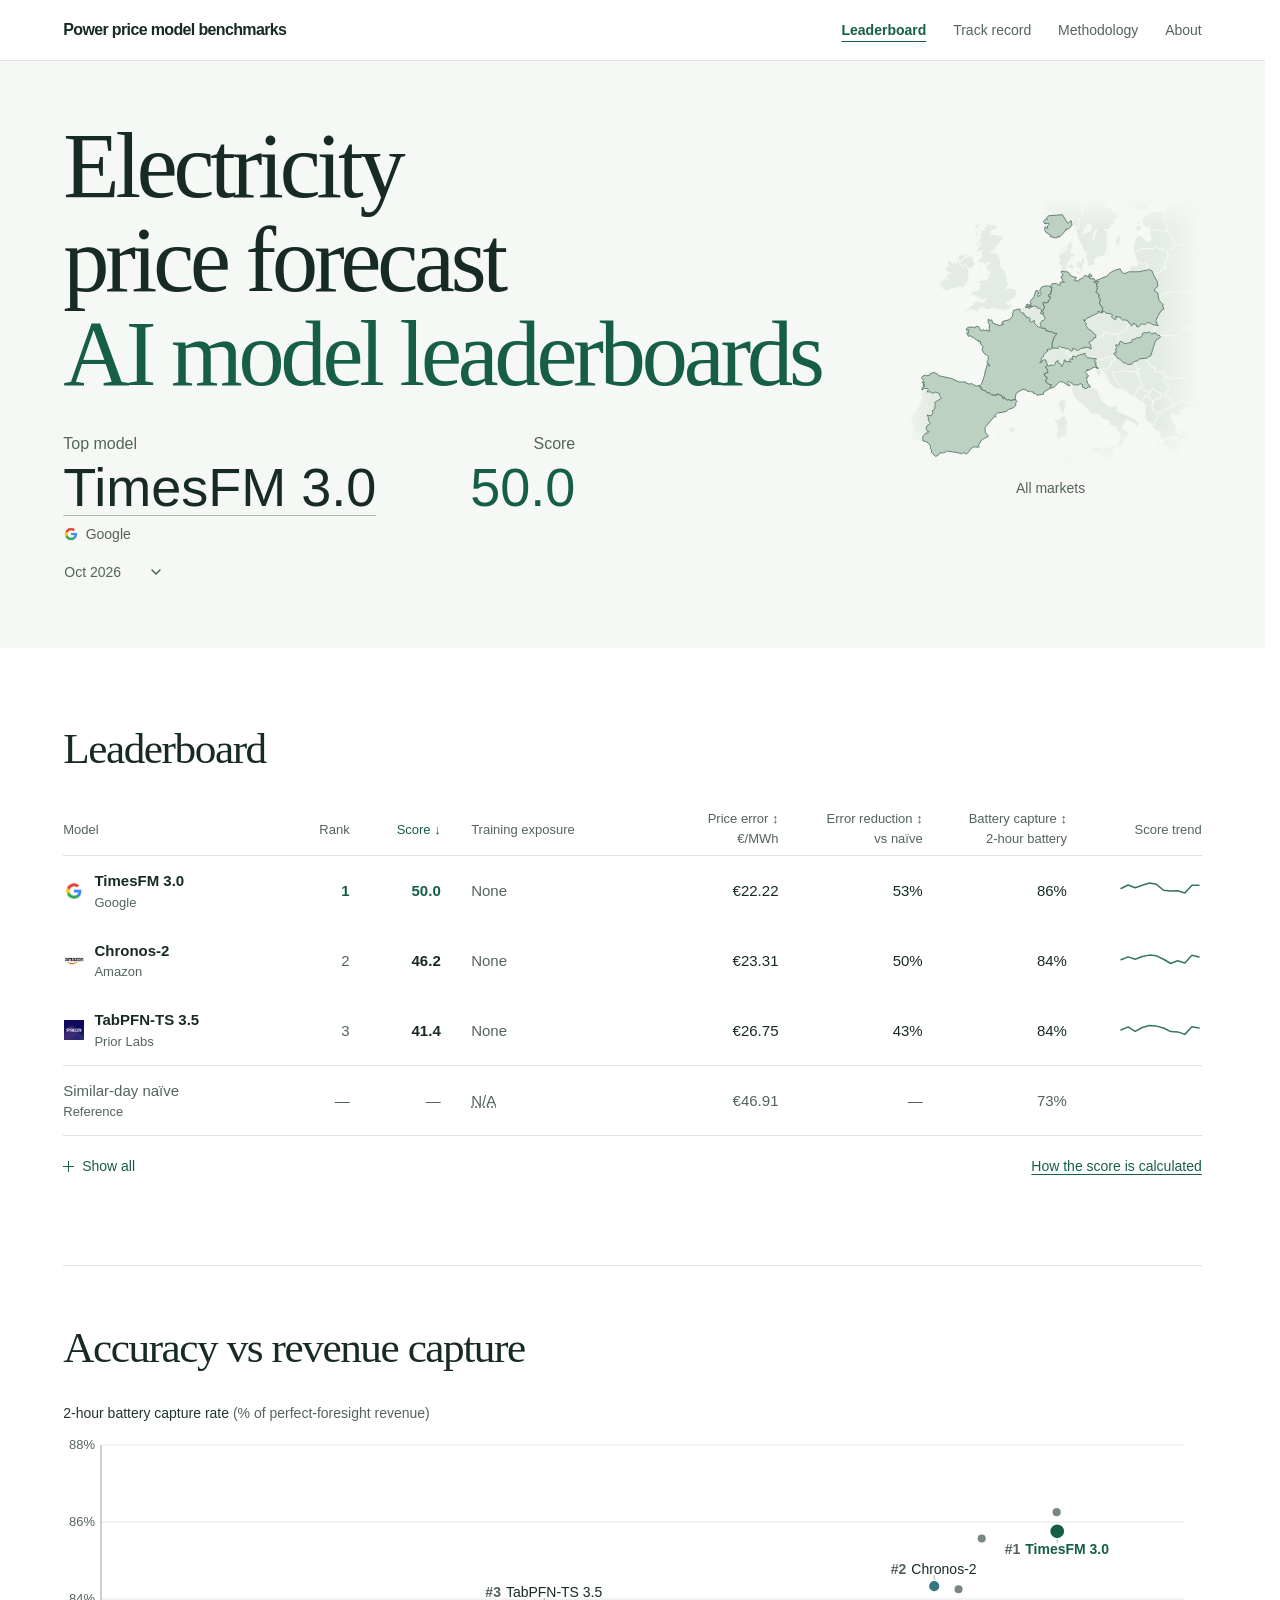
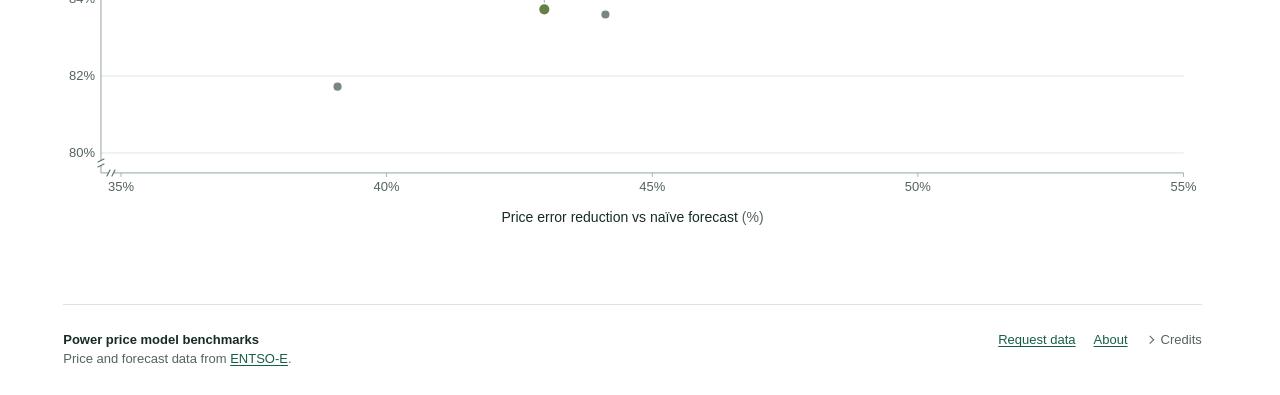
<file: index.html>
<!doctype html>
<html lang="en">
<head>
<meta charset="utf-8">
<meta name="viewport" content="width=device-width,initial-scale=1">
<meta name="description" content="Compare AI forecasting models for European day-ahead electricity prices. See price errors and two-hour battery capture for each bidding zone.">
<title>Electricity price forecast AI model leaderboards</title>
<style>@media (prefers-reduced-motion: no-preference) { @view-transition { navigation: auto; } }
html{color-scheme:light;background:#fff}body{margin:0;background:#fff}#epf-atlas{margin:0 auto}</style>
  <link rel="stylesheet" href="benchmark-controls.css?v=4566996c6861">
<style>
#epf-atlas {
  color-scheme: light;
  --ink:#172b24; --sub:#53645c; --green:#165e48; --line:#dbe4df; --land:#eff3f0;
  --gutter:max(5%, calc((100% - 76rem)/2));
  --hero-surface:#f5f8f5;
  container-type:inline-size; isolation:isolate;
  font-variant-numeric:lining-nums tabular-nums;
  color:var(--ink); background:#fff; font:400 16px/1.45 var(--sans);
}
#epf-atlas *, #epf-atlas *::before, #epf-atlas *::after { box-sizing:border-box; }
#epf-atlas :where(h1,h2,h3,p,figure) { margin:0; }
#epf-atlas [hidden] { display:none !important; }
#epf-atlas :where(button,textarea) { font:inherit; }
#epf-atlas :where(button,summary) { cursor:pointer; }
#epf-atlas a { color:var(--green); text-underline-offset:.18em; }
#epf-atlas :focus-visible { outline:2px solid var(--green); outline-offset:3px; }
#epf-atlas .mast, #epf-atlas .section-nav, #epf-atlas .foot { display:flex; align-items:center; }
#epf-atlas .mast { padding:18px 5%; border-bottom:1px solid var(--line); justify-content:space-between; gap:16px; }
#epf-atlas .brand { font-size:16px; font-weight:600; letter-spacing:-.04em; }
#epf-atlas .section-nav { gap:clamp(14px,2.5cqw,32px); }
#epf-atlas .section-nav a { color:var(--sub); font-size:14px; text-decoration:none; white-space:nowrap; }
#epf-atlas .section-nav a:hover, #epf-atlas .section-nav [aria-current="page"] { color:var(--green); text-decoration:underline; }
#epf-atlas .section-nav [aria-current="page"] { font-weight:600; text-underline-offset:.34em; }
body > #epf-atlas > .mast { padding-inline:var(--gutter); }
#epf-atlas .spread {
  display:grid; grid-template-columns:minmax(0,1fr) clamp(13rem,38vw - 11.5rem,22rem); align-items:center;
  gap:clamp(1.5rem,3vw,3rem);
  padding-inline:var(--gutter); padding-block-end:clamp(2rem,4.5vw,4rem); background:var(--hero-surface);
}
#epf-atlas .hero-summary { min-width:0; align-self:start; }
#epf-atlas .hero-title span { display:block; color:var(--green); }
#epf-atlas .score-area { width:min(100%,32rem); margin-top:clamp(1.5rem,2.5vw,2.25rem); }
#epf-atlas .featured-list:empty { display:none; }
#epf-atlas .featured-labels {
  display:flex; justify-content:space-between; align-items:baseline;
  color:var(--sub); font:var(--type-label);
}
#epf-atlas .featured-labels h2 { font:inherit; }
#epf-atlas .score-area select {
  display:block; margin-top:.5rem; inline-size:6.25rem; max-inline-size:100%; field-sizing:fixed;
  color:var(--sub); white-space:nowrap;
}
#epf-atlas .featured-empty { max-width:38ch; color:var(--sub); font-size:1rem; }
#epf-atlas .featured-empty a { white-space:nowrap; }
#epf-atlas .featured-model {
  display:grid; grid-template-columns:minmax(0,1fr) max-content; align-items:baseline;
  column-gap:clamp(1rem,2.5vw,2rem); padding-block:.25rem .125rem;
}
#epf-atlas .featured-model + .featured-model { margin-top:1rem; }
#epf-atlas .featured-identity { min-width:0; }
#epf-atlas .featured-model h3, #epf-atlas .featured-points {
  font:var(--type-result);
}
#epf-atlas .featured-model h3 { overflow-wrap:anywhere; }
#epf-atlas .featured-link { color:var(--ink); text-decoration:underline; text-decoration-color:#a9b9ac; text-underline-offset:.16em; text-decoration-thickness:1px; }
#epf-atlas .featured-link:is(:hover,:focus-visible) { color:var(--green); text-decoration-color:currentColor; }
#epf-atlas .featured-byline { display:flex; align-items:center; flex-wrap:wrap; gap:.3rem .4rem; margin-top:.5rem; color:var(--sub); font-size:.875rem; }
#epf-atlas .featured-exposure { color:var(--sub); text-decoration:underline dotted; text-underline-offset:.2em; }
#epf-atlas .featured-exposure:is(:hover,:focus-visible) { text-decoration-style:solid; }
#epf-atlas .featured-logo { flex:none; width:1rem; height:1rem; object-fit:contain; }
#epf-atlas .featured-logo:not([src]) { display:none; }
#epf-atlas .featured-score { text-align:right; }
#epf-atlas .featured-points { display:block; color:var(--green); font-variant-numeric:tabular-nums lining-nums; }
#epf-atlas .foot { justify-content:space-between; align-items:baseline; gap:12px; border-top:1px solid var(--line); margin-inline:var(--gutter); padding:26px 0; color:var(--sub); font-size:13px; }
#epf-atlas .foot strong { display:block; color:var(--ink); font-weight:550; }
#epf-atlas .foot-links { position:relative; display:flex; align-items:baseline; gap:18px; max-width:45%; }
#epf-atlas .foot details > p {
  position:absolute; z-index:2; bottom:calc(100% + 6px); right:0;
  width:min(22rem,90cqw); margin:0; padding:12px 15px;
  border:1px solid var(--line); border-radius:7px; background:#fff;
  box-shadow:0 4px 14px rgb(20 52 36 / 9%);
}
@container (min-width:761px) and (max-width:1024px) {
  #epf-atlas .hero-summary { display:contents; }
  #epf-atlas .hero-title { grid-column:1 / -1; }
  #epf-atlas .score-area { align-self:start; margin-top:0; }
}
@container (max-width:760px) {
  #epf-atlas .spread {
    grid-template-columns:minmax(0,1fr); align-content:start; gap:1.25rem;
    padding-block-end:clamp(1.5rem,5vw,2.25rem);
  }
  #epf-atlas .score-area { margin-top:1.5rem; }
  #epf-atlas .spread .market-map { width:clamp(13rem,65vw,18rem); }
}
@container (max-width:690px) {
  #epf-atlas .mast { flex-wrap:wrap; padding:12px 5%; gap:5px 17px; }
  #epf-atlas .section-nav { width:100%; flex-wrap:wrap; gap:5px clamp(6px,2.3cqw,15px); }
  #epf-atlas .brand { font-size:15px; }
}
@container (max-width:385px) {
  #epf-atlas .section-nav { gap:4px 10px; }
  #epf-atlas .section-nav a { font-size:13px; }
}
@container (max-width:560px) {
  #epf-atlas .foot { flex-wrap:wrap; }
  #epf-atlas .foot-links { flex-basis:100%; max-width:100%; }
  #epf-atlas .foot details > p { right:auto; left:0; }
}
@media(pointer:coarse) {
  #epf-atlas .section-nav a, #epf-atlas .foot-links > a, #epf-atlas .foot-links summary { display:inline-flex; align-items:center; min-height:44px; }
}
  #epf-atlas .market-tools { max-width:31.5rem; justify-self:center; align-self:center; }
  #epf-atlas .market-map { min-width:0; width:100%; padding:0; margin:0; }
  #epf-atlas .map-stage { position:relative; }
  #epf-atlas .map-drawing { display:block; width:100%; height:auto; }
  #epf-atlas .map-land path, #epf-atlas .map-shape, #epf-atlas .map-contours path { stroke-linejoin:round; vector-effect:non-scaling-stroke; }
  #epf-atlas .map-land path { fill:#e4ebe4; stroke:var(--hero-surface); stroke-width:.95; }
  #epf-atlas .map-zone { cursor:pointer; outline:none; -webkit-tap-highlight-color:transparent; }
  #epf-atlas .map-shape { fill:#bdd1c3; stroke:#587969; stroke-width:.9; transition:fill 240ms ease-out; }
  #epf-atlas .map-zone[data-preview] .map-shape { fill:#9ab9a7; }
  #epf-atlas .map-zone[aria-pressed="true"] .map-shape { fill:#55846a; }
  #epf-atlas .map-zone:focus-visible { outline:none; }
  #epf-atlas .map-contours path { fill:none; stroke:#2c5742; stroke-width:1.7; }
  #epf-atlas .map-contours .map-hover-line { stroke:#426a55; stroke-width:1.4; }
  #epf-atlas .map-caption {
    display:flex; align-items:center; justify-content:center; min-height:44px;
    margin-top:.25rem; color:var(--sub); text-align:center; font-size:.875rem;
  }
  #epf-atlas .map-reset {
    display:inline-flex; align-items:center; gap:.35rem; min-height:44px;
    padding:0; border:0; background:transparent; color:var(--green); font:inherit;
  }
  #epf-atlas .map-reset:hover { text-decoration:underline; }
  #epf-atlas .map-tooltip { position:absolute; z-index:2; width:max-content; max-width:calc(100% - 14px); pointer-events:none; padding:7px 11px; color:var(--ink); background:#fff; border:1px solid var(--line); border-radius:var(--control-radius); box-shadow:0 3px 13px #22382c18; font:400 .8125rem/1.4 var(--sans); }
  #epf-atlas .map-tooltip[hidden] { display:none; }
  #epf-atlas .map-tooltip strong { display:block; font-size:13px; font-weight:600; }
  #epf-atlas .map-tooltip span { display:block; color:var(--sub); }
  @media(prefers-reduced-motion:reduce) {
    #epf-atlas .map-shape { transition:none; }
  }
  #epf-atlas .results-section {
    margin:0 var(--gutter); padding:clamp(3rem,6vw,5rem) 0; scroll-margin-top:1.5rem;
  }
  #epf-atlas .results-section + .results-section {
    padding-top:clamp(2.5rem,4.5vw,4rem); border-top:1px solid var(--line);
  }
  #epf-atlas .results-heading {
    display:flex; justify-content:space-between; align-items:center; gap:12px 18px;
    margin-bottom:clamp(1.25rem,2.4vw,2rem);
  }
  #epf-atlas .results-section > .results-heading h2 {
    margin:0; font:var(--type-section); color:var(--ink); letter-spacing:var(--section-tracking);
  }
  #epf-atlas .plot-scope, #epf-atlas .scatter figcaption, #epf-atlas .plot-x-title { font-size:.875rem; line-height:1.45; }
  #epf-atlas .scatter figcaption span, #epf-atlas .plot-x-title span { color:var(--sub); }
  #epf-atlas .plot-scope { align-self:center; color:var(--sub); font-weight:550; }
  #epf-atlas .plot-stage { position:relative; }
  #epf-atlas .plot-canvas { display:block; width:100%; height:clamp(280px,31cqw,380px); overflow:visible; touch-action:pan-y pinch-zoom; -webkit-tap-highlight-color:transparent; -webkit-user-select:none; user-select:none; }
  #epf-atlas .plot-canvas text { font:400 .875rem var(--sans); fill:var(--ink); font-variant-numeric:lining-nums tabular-nums; }
  #epf-atlas .plot-canvas .tick { fill:var(--sub); font-size:.8125rem; }
  #epf-atlas .plot-points g, #epf-atlas .plot-labels g { cursor:pointer; }
  #epf-atlas .plot-points .mark { stroke:#fff; stroke-width:1.45px; }
  #epf-atlas .plot-points .focus-ring { stroke:var(--green); stroke-width:1.2px; fill:none; }
  #epf-atlas .plot-x-title { margin:4px 0 0; text-align:center; }
  #epf-atlas .plot-labels text { paint-order:stroke; stroke:#fff; stroke-width:4px; stroke-linejoin:round; }
  #epf-atlas .plot-labels .rank-first { font-weight:650; fill:var(--green); }
  #epf-atlas .plot-labels .rank-tag { font-weight:600; fill:var(--sub); }
  #epf-atlas .point-card { position:absolute; z-index:4; box-sizing:border-box; width:max-content; min-width:min(11rem,100%); max-width:100%; padding:10px 12px; background:white; border:1px solid var(--line); border-radius:var(--control-radius); box-shadow:0 4px 16px #1c3c2d15; color:var(--ink); pointer-events:none; }
  #epf-atlas .card-heading { display:flex; align-items:center; gap:6px; margin-bottom:6px; }
  #epf-atlas .card-logo { width:18px; height:18px; object-fit:contain; }
  #epf-atlas .card-model { font-size:14px; font-weight:600; }
  #epf-atlas .card-stat { display:flex; align-items:baseline; justify-content:space-between; gap:8px; font-size:12px; line-height:1.5; font-variant-numeric:tabular-nums; }
  #epf-atlas .card-stat b { font-weight:600; }
  #epf-atlas .card-exposure { margin-top:4px; }
  #epf-atlas .plot-lines, #epf-atlas .plot-axes { pointer-events:none; }
  #epf-atlas .plot-points g:focus { outline:none; }
  #epf-atlas .plot-points g:focus-visible .focus-ring { visibility:visible; }
  #epf-atlas .scatter { min-width:0; }
  #epf-atlas .scatter figcaption { color:#20362c; }
  @container(max-width:640px) {
    #epf-atlas .plot-header { align-items:flex-start; flex-direction:column; gap:5px; }
    #epf-atlas .plot-scope { align-self:flex-start; }
  }
  @container (max-width:540px) {
    #epf-atlas .plot-canvas { height:280px; }
  }
  #epf-atlas .board-scroll {
    max-width:100%; overflow-x:auto; overscroll-behavior-inline:contain;
    scrollbar-color:#b2c2b8 transparent; scrollbar-width:thin;
  }
  #epf-atlas .board-table {
    width:100%; min-inline-size:51rem; border-collapse:separate; border-spacing:0;
    table-layout:fixed; font:400 .9375rem/1.4 var(--sans); font-variant-numeric:lining-nums tabular-nums;
  }
  #epf-atlas .board-model-col { width:21%; }
  #epf-atlas .board-rank-col { width:5%; }
  #epf-atlas .board-score-col { width:8%; }
  #epf-atlas .board-exposure-col { width:17%; }
  #epf-atlas .board-trend-col { width:11%; }
  #epf-atlas .board-table :is(th,td) {
    padding:.875rem .6rem; border:0; background:#fff; color:var(--ink); text-align:right; vertical-align:middle;
  }
  #epf-atlas .board-table :is(th,td):first-child { padding-inline-start:0; }
  #epf-atlas .board-table th:first-child { position:sticky; inset-inline-start:0; z-index:1; text-align:left; }
  #epf-atlas .board-table :is(th,td):nth-child(4) { padding-inline-start:1.3rem; text-align:left; }
  #epf-atlas .board-table :is(th,td):last-child { padding-inline-end:0; }
  #epf-atlas .board-table thead th {
    padding-block:.35rem; border-block-end:1px solid var(--line); color:var(--sub);
    font-size:.8125rem; font-weight:500; line-height:1.35;
  }
  #epf-atlas .board-table thead small, #epf-atlas .board-maker, #epf-atlas .board-reason {
    color:var(--sub); font:400 .8125rem/1.4 var(--sans);
  }
  #epf-atlas .board-table thead small, #epf-atlas .board-maker { display:block; margin-block-start:.15rem; }
  #epf-atlas .board-table td { white-space:nowrap; }
  #epf-atlas .board-table tbody th { font-weight:500; }
  #epf-atlas .board-table tfoot :is(th,td) { border-block:1px solid var(--line); color:var(--sub); font-weight:400; }
  #epf-atlas .board-place { color:var(--sub); }
  #epf-atlas .board-active-metric { font-weight:600; }
  #epf-atlas .board-table tr[data-rank="1"] :is(.board-place,.board-active-metric) { color:var(--green); font-weight:650; }
  #epf-atlas .board-table tbody tr.board-highlight > :is(td,th) { background-color:#e6f1ea; }
  #epf-atlas .board-table tr[data-model]:focus { outline:none; }
  #epf-atlas .board-table tr[data-model]:focus-visible .board-name,
  #epf-atlas .board-identity:is(:hover,:focus-visible) .board-name {
    color:var(--green); text-decoration:underline; text-underline-offset:.2em;
  }
  #epf-atlas .board-identity { display:inline-flex; align-items:center; max-width:100%; gap:.65rem; color:var(--ink); text-decoration:none; }
  #epf-atlas .board-logo { display:grid; place-items:center; flex:none; width:1.3rem; }
  #epf-atlas .board-logo img { width:1.25rem; height:1.25rem; object-fit:contain; }
  #epf-atlas .board-name { display:block; font-weight:550; overflow-wrap:anywhere; }
  #epf-atlas .board-reason { margin-block-start:.25rem; }
  #epf-atlas .board-reason summary { width:fit-content; }
  #epf-atlas .board-reason p { margin-block-start:.35rem; }
  #epf-atlas .board-sort {
    width:100%; min-height:2.5rem; padding:0; border:0; background:transparent;
    color:var(--sub); font:inherit; text-align:right;
  }
  #epf-atlas .board-table [aria-sort] .board-sort, #epf-atlas .board-sort:hover { color:var(--green); }
  #epf-atlas .board-sort:hover span:first-child { text-decoration:underline; text-underline-offset:.2em; }
  #epf-atlas .sort-arrow { font-weight:600; }
  #epf-atlas .board-actions { display:flex; align-items:center; justify-content:space-between; flex-wrap:wrap; gap:0 1.5rem; margin-top:.5rem; }
  #epf-atlas .board-toggle, #epf-atlas .board-method-link {
    display:inline-flex; align-items:center; min-height:2.75rem; font:500 .875rem/1.4 var(--sans); color:var(--green);
  }
  #epf-atlas .board-toggle { gap:.5rem; padding:0; border:0; background:transparent; }
  #epf-atlas .board-toggle::before {
    content:""; width:.68rem; height:.68rem;
    background:linear-gradient(currentColor,currentColor) center / 100% 1px no-repeat,
               linear-gradient(currentColor,currentColor) center / 1px 100% no-repeat;
  }
  #epf-atlas .board-toggle[aria-expanded="true"]::before { background-size:100% 1px,0 0; }
  #epf-atlas .board-toggle:hover { text-decoration:underline; text-underline-offset:.2em; }
  #epf-atlas .board-method-link { margin-inline-start:auto; text-underline-offset:.2em; }
  #epf-atlas .board-score-spark { display:block; width:5.25rem; max-width:100%; height:1.375rem; margin-inline-start:auto; color:#347660; }
  #epf-atlas .board-score-spark path { fill:none; stroke:currentColor; stroke-width:1.5; stroke-linecap:round; stroke-linejoin:round; vector-effect:non-scaling-stroke; }
  #epf-atlas .board-score-spark .trend-gap { stroke-dasharray:3 3; stroke-width:1; }
  @media (prefers-reduced-motion:no-preference) {
    #epf-atlas .board-table tbody tr > :is(td,th) { transition:background-color 250ms ease-out; }
  }
  @container(max-width:930px) {
    #epf-atlas .board-scroll { scroll-padding-inline-start:9.5rem; }
    #epf-atlas .board-model-col { width:9.5rem; }
    #epf-atlas .board-table th:first-child { box-shadow:inset -1px 0 var(--line); }
    #epf-atlas .board-logo { display:none; }
  }
  @media(pointer:coarse) {
    #epf-atlas .board-identity, #epf-atlas .board-sort { min-height:44px; }
  }
  @container(max-width:805px) {
    #epf-atlas .mast { align-items:flex-start; flex-direction:column; gap:6px; }
    #epf-atlas .section-nav { gap:4px 13px; flex-wrap:wrap; }
  }
  @container(max-width:575px) {
    #epf-atlas .mast { gap:0; padding:12px 5% 3px; }
    #epf-atlas .section-nav { width:100%; justify-content:space-between; flex-wrap:wrap; gap:0 8px; }
    #epf-atlas .section-nav a { display:inline-flex; align-items:center; min-height:44px; }
  }
</style>
  <script defer src="benchmark-navigation.js?v=740635f75002"></script>
  <link rel="stylesheet" href="benchmark-releases.css?v=79d90cc5484f">
</head>
<body>
<section id="epf-atlas" aria-labelledby="epf-title">
  <header class="mast">
    <span class="brand">Power price model benchmarks</span>
    <button type="button" class="site-menu-toggle" aria-label="Navigation menu" aria-expanded="false" aria-controls="site-sections"><span class="site-menu-icon" aria-hidden="true"></span></button>
    <nav id="site-sections" class="section-nav" aria-label="Benchmark sections">
      <a href="#epf-atlas" aria-current="page">Leaderboard</a>
      <a href="track-record.html" data-track-link>Track record</a>
      <a href="methodology.html" data-method-link>Methodology</a>
      <a href="about.html" data-about-link>About</a>
    </nav>
  </header>
  <main>
    <div class="spread page-hero" id="epf-overview">
      <div class="hero-summary">
        <h1 id="epf-title" class="hero-title">Electricity price forecast <span>AI model leaderboards</span></h1>
        <div class="score-area">
          <div class="featured-labels">
            <h2 class="featured-label">Top model</h2>
            <span class="featured-score-label" aria-hidden="true" hidden>Score</span>
          </div>
          <p class="featured-empty" hidden><span></span> <a href="track-record.html" data-track-link>View track record</a></p>
          <div class="featured-list" aria-live="polite" aria-atomic="true"></div>
          <select class="epf-select" id="epf-period" aria-label="Benchmark period">
            <option value="latest">Latest window</option>
            <option value="q3-2026">Q3 2026</option>
            <option value="6m">6 months</option>
            <option value="1y">1 year</option>
            <option value="60d" hidden>60 days</option>
          </select>
          <noscript><p>Enable JavaScript to view the leaderboard, or <a href="mailto:parth.goel@ouce.ox.ac.uk">request data</a>.</p></noscript>
          <template id="epf-featured-model">
            <article class="featured-model">
              <div class="featured-identity">
                <h3><a class="featured-link" href="#epf-leaderboard"><span class="featured-name"></span></a></h3>
                <p class="featured-byline"><img class="featured-logo" width="16" height="16" alt=""/><span class="featured-maker"></span></p>
              </div>
              <p class="featured-score" aria-hidden="true"><strong class="featured-points"></strong></p>
            </article>
          </template>
        </div>
      </div>
      <figure class="market-tools market-map" aria-label="European bidding zones">
        <div class="map-stage">
          <svg class="map-drawing" viewBox="62 26 398 347" role="group" aria-label="Select a European electricity market" aria-describedby="epf-map-guide">
            <defs>
              <linearGradient id="epf-map-horizontal"><stop stop-color="white" stop-opacity="0"/><stop offset=".1" stop-color="white"/><stop offset=".86" stop-color="white"/><stop offset="1" stop-color="white" stop-opacity="0"/></linearGradient>
              <linearGradient id="epf-map-vertical" x2="0" y2="1"><stop stop-color="white" stop-opacity="0"/><stop offset=".11" stop-color="white"/><stop offset=".86" stop-color="white"/><stop offset="1" stop-color="white" stop-opacity="0"/></linearGradient>
              <mask id="epf-map-vertical-mask"><rect x="62" y="26" width="398" height="347" fill="url(#epf-map-vertical)"/></mask>
              <mask id="epf-map-edge-mask"><rect x="62" y="26" width="398" height="347" fill="url(#epf-map-horizontal)" mask="url(#epf-map-vertical-mask)"/></mask>
            </defs>
            <g class="map-land" mask="url(#epf-map-edge-mask)" aria-hidden="true"></g>
            <g class="map-zones"></g>
            <g class="map-contours" aria-hidden="true" pointer-events="none">
              <path class="map-picked-line"/><path class="map-hover-line"/>
            </g>
          </svg>
          <div class="map-tooltip" role="tooltip" hidden>
            <strong></strong><span></span>
          </div>
        </div>
        <figcaption class="map-caption" id="epf-map-guide">
          <span class="map-default">All markets</span>
          <button type="button" class="map-reset" hidden><span class="map-selection"></span><span aria-hidden="true">×</span></button>
        </figcaption>
      </figure>
    </div>
  <section class="leaderboard results-section" id="epf-leaderboard" aria-labelledby="epf-board-title">
    <header class="board-heading results-heading">
      <h2 id="epf-board-title">Leaderboard</h2>
    </header>
    <div class="board-scroll" role="region" aria-label="Model results table" tabindex="0">
    <table id="epf-model-scores" class="board-table" data-keep-market aria-label="Model rankings by score">
      <colgroup><col class="board-model-col"><col class="board-rank-col"><col class="board-score-col"><col class="board-exposure-col"><col><col><col><col class="board-trend-col"></colgroup>
      <thead><tr>
        <th scope="col">Model</th>
        <th scope="col" class="board-rank-head" aria-label="Rank among eligible models for the selected metric" title="Rank among eligible models for the selected metric">Rank</th>
        <th scope="col" aria-sort="descending"><button type="button" class="board-sort" data-sort="composite"><span>Score</span> <span class="sort-arrow" aria-hidden="true">↓</span></button></th>
        <th scope="col">Training exposure</th>
        <th scope="col"><button type="button" class="board-sort" data-sort="mae"><span>Price error</span> <span class="sort-arrow" aria-hidden="true">↕</span><small>€/MWh</small></button></th>
        <th scope="col"><button type="button" class="board-sort" data-sort="skill"><span>Error reduction</span> <span class="sort-arrow" aria-hidden="true">↕</span><small>vs naïve</small></button></th>
        <th scope="col"><button type="button" class="board-sort" data-sort="capture"><span>Battery capture</span> <span class="sort-arrow" aria-hidden="true">↕</span><small>2-hour battery</small></button></th>
        <th scope="col" class="board-trend-head">Score trend</th>
      </tr></thead>
      <tbody></tbody>
      <tfoot><tr>
        <th scope="row">Similar-day naïve<small class="board-maker">Reference</small></th><td>—</td>
        <td>—</td><td><abbr title="The reference has no trained weights">N/A</abbr></td><td data-reference-mae></td><td>—</td><td data-reference-capture></td><td></td>
      </tr></tfoot>
    </table>
    </div>
    <div class="board-actions">
      <button type="button" class="board-toggle" aria-controls="epf-model-scores" aria-expanded="false">Show all</button>
      <a class="board-method-link" id="epf-method" href="methodology.html#method-score" data-method-link>How the score is calculated</a>
    </div>
  </section>
  <section class="comparison results-section" id="epf-comparison" aria-labelledby="epf-comparison-title">
    <header class="plot-header results-heading">
      <h2 id="epf-comparison-title">Accuracy vs revenue capture</h2>
      <strong class="plot-scope" hidden></strong>
    </header>
    <figure class="scatter">
      <figcaption>2-hour battery capture rate <span>(% of perfect-foresight revenue)</span></figcaption>
      <div class="plot-stage">
        <svg class="plot-canvas" data-keep-market role="group" aria-label="Accuracy vs revenue capture">
          <g class="plot-axes"></g><g class="plot-lines"></g><g class="plot-points"></g><g class="plot-labels"></g>
        </svg>
        <div class="point-card" id="epf-model-tip" role="tooltip" hidden>
          <div class="card-heading"><img alt="" class="card-logo"/><strong class="card-model"></strong></div>
          <div class="card-stat"><span>Error reduction</span><b class="card-skill"></b></div>
          <div class="card-stat"><span>2h capture rate</span><b class="card-capture"></b></div>
          <div class="card-exposure" hidden>
            <div class="card-stat"><span>Training exposure</span><b class="card-level epf-exposure-level"></b></div>
          </div>
        </div>
      </div>
      <p class="plot-x-title">Price error reduction vs naïve forecast <span>(%)</span></p>
    </figure>
  </section>
  </main>
  <footer class="foot"><div><strong>Power price model benchmarks</strong><span> Price and forecast data from <a href="https://transparency.entsoe.eu/" target="_blank" rel="noopener">ENTSO-E</a>.</span></div>
    <div class="foot-links"><a href="mailto:parth.goel@ouce.ox.ac.uk">Request data</a><a href="about.html" data-about-link>About</a>
      <details data-keep-market><summary>Credits</summary><p>Map adapted from <a href="https://github.com/electricitymaps/electricitymaps-contrib/blob/3baa27a61b8ac50ebdcdf6bc248242f57ee16cac/geo/world.geojson" target="_blank" rel="noopener">Electricity Maps contributors</a> under the <a href="https://github.com/electricitymaps/electricitymaps-contrib/blob/3baa27a61b8ac50ebdcdf6bc248242f57ee16cac/LICENSE.md" target="_blank" rel="noopener">GNU AGPLv3</a>. Model logos come from the publishers’ Hugging Face profiles.</p></details>
    </div>
  </footer>
</section>
<script src="benchmark-calendar.js"></script>
<script src="benchmark-data.js?v=dc8c1e8a47de"></script>
<script src="benchmark-makers.js"></script>
<script src="benchmark-releases.js?v=1c641208ab17"></script>
<script>
(() => {
  const root = document.getElementById('epf-atlas');
  const geometry = {"width":480,"height":385,"viewBox":"0 0 480 385","context":["M198.4,286.8L201.4,286.9L201.1,288.4L199,289.2Z","M397.5,304.8L399.9,307.3L402,307.6L403.2,310.3L400,318.5L396.6,320.3L397.8,322.3L396.1,325.2L393.8,324.8L393.8,322.7L391.7,320.1L387.4,318.4L387.1,315.1L385,312.7L386.7,308.9L385.6,305.7L386.2,304L384.7,302.2L386.2,299.5L386,296.2L383.7,296L383.6,292.5L382.3,291.6L385.8,284.6L387.3,287L389.7,285.6L391.8,288.4L394.7,289.6L396,294.1L395.3,298.7Z","M353,213.5L351.8,215.7L352.7,217.7L350.1,218.4L348.3,217.5L346.5,219L348.6,219.3L348.9,221.6L347,223.2L348,228.1L346,228.2L343.9,232.7L340.2,232.6L338.7,234.2L334.8,234L332.9,234.8L330,238L309.8,234.8L306.5,230.6L307.4,229.2L303,230.9L298.9,230.8L296.8,231.9L295.9,233.9L290.7,232.6L289.9,230.8L287.4,232.9L285,230.5L282.6,229.9L281.9,227L283.1,225.1L282.1,223.3L284.1,222.7L289.3,226.5L290.6,224.6L290.3,222.8L293.8,223.5L295.6,225.3L298.3,225.1L301.6,222.4L306.7,222.1L306.8,220.6L309.8,221.6L312.3,221L312.5,222.5L315,223.3L314.4,218.4L311.9,214.7L317.9,210.9L318.8,208L320.7,208.8L321.4,205.3L323.9,207.6L326.2,207.9L327.4,206.7L329.7,207.3L330.5,204.6L331.6,204.8L331.9,201.3L341.8,204L344.8,204.2L345.4,203.2L349.5,203.9L350.3,205.5L349.7,208.8Z","M354.2,44.3L353.1,41.8L355.9,40.1L357,41.8L356.2,43.8Z","M377.5,259.3L377.9,262.8L382.7,265.7L379,267.3L381.5,269.6L382.1,272.4L376.4,274.1L378.4,276.4L377.6,277L376.6,276L374.4,277.9L374.4,280.9L372.6,281.5L373.8,286.7L373.1,287.4L363.8,283.1L365.1,282.6L364.2,281L362,280L359.6,276.1L357.8,275.5L348.5,266.9L348.3,264.9L343.2,259.2L343.3,253.7L345.3,253.1L347.6,255.5L348.9,255.5L350.1,253L353,253L354.3,251.4L357,253L371.8,252.4L373.7,255.3L378.6,254.1Z","M228.6,167.3L228.8,169.1L230.9,168.7L233.4,170.1L238.5,166.7L241,166.6L242.1,168.2L243.1,167.1L244.7,170.2L246.9,169.9L249.9,171.9L248.1,176.7L251.1,177.7L253.9,181.6L254.1,183.9L251.7,186.5L250.7,185.6L247.9,189.6L249.2,193L248.3,194.4L245.4,194.8L240.9,190.3L239.7,187.8L240.6,185.5L236.5,188.1L233.9,187.3L234.8,183.5L233.3,182.2L230,182.2L230,180.4L226.8,179L226.2,175.8L223.5,176.3L221.3,174L221,170.6Z","M454.2,288.7L454.2,290.9L446,294.4L441.5,293L440.4,293.9L437.2,291.6L432.5,293L428.4,295.9L421.3,297.7L421.5,292.3L419.1,288.5L415.7,287.5L413.4,285.3L414.9,283.7L413.7,281.6L413.8,277.4L416,276.8L417.9,272.1L412.7,269.1L410.3,264.8L410.4,262.2L412.2,260.6L412.7,258.5L416.4,259.7L415.2,261.3L415.8,263.5L419.7,262L440.4,261.3L444.4,259.3L447.2,254.7L455.3,250.6L459.2,252L464.4,251L465.6,252.8L468.2,253.4L471.7,252.8L472.6,255.5L471.9,258.1L468.7,258.3L467.2,264.4L468.2,268.4L466.7,268.7L464.6,272.8L466.3,272.5L471.7,278.1L469.5,278.4L467.2,280.3L463.9,278.3L457,282.2L455.4,285.6L452.6,286.6Z","M402.4,149.2L398,147.1L399.3,143.7L403.1,139.7L401.8,134.1L396.3,124L402.1,122.7L403.7,123.3L406.7,121.5L406.8,119L408.5,118.8L409.4,116.8L411.2,115.9L412.3,117.9L413.8,117.4L412.9,115.1L411.5,115.1L412.5,111.7L411.9,107.5L414.4,105.5L415.1,102.9L417.3,102.7L418.5,100.2L415.6,100L415.6,95.2L418,92.4L422.8,91.7L424.1,86.9L425.7,85.6L427.2,86.9L429.5,85.8L431.5,87.4L432.8,85.7L435.7,85.9L436,88.3L437.3,89.4L439.8,86.6L442.3,85.5L448.6,87.7L448.9,91.8L451.6,94.9L450.5,96.6L450.8,98.6L454.5,99.9L457.3,104.7L461.8,105.9L462.4,109.6L465,108.5L468.4,108.9L469,111.1L471.6,112L470.1,115.9L468,118.2L465.7,118.5L464.9,117.6L462.3,118.3L461.7,121.2L464.4,122.8L467.1,129.8L469.6,132.2L463.1,134.5L461.3,141.9L463.4,145.2L463,146.8L458.8,144.4L456.4,145.8L454.4,145.6L452.3,147.9L449.7,144.9L447.8,146.3L447.2,148.8L445.7,147L443.6,147.9L442,146.5L441.2,148.1L434.2,149.3L433.1,147.4L415.8,148.4L409.3,150.7L406.7,155.4L404.5,155L403.7,157Z","M287.4,232.9L289.9,230.8L290.7,232.6L289.9,235.3L290.9,236.9L287.4,236.2L286.8,238.6L287.9,241L286,239.7L282.1,240.5L281,237.8L279.3,237.9L279.1,241.3L275.7,247L275.1,243.6L271.2,241L271.4,238.4L267.8,240.9L268.1,242.6L265.5,245.2L262.5,244.5L259,245.8L257.5,245.1L255.2,238L252.6,237.6L249.9,239.3L250.5,240.4L247.3,241.7L249.2,238.7L249.3,235.4L252.2,233.2L252.5,230.7L258.4,225.5L256.8,225.2L258.2,223.2L261.6,224.3L263.7,222.2L271.8,222.5L271.3,221.3L273.3,219.6L276.1,221.6L279.5,221.7L282.1,223.3L283.1,225.1L281.4,229.9L285,230.5Z","M345.4,203.2L344.8,204.2L341.8,204L331.9,201.3L331.6,204.8L330.5,204.6L329.7,207.3L327.4,206.7L326.2,207.9L323.9,207.6L313.7,198.3L311.8,197.9L307.8,192.3L309,190L306.5,188.1L304.9,184.4L306.8,186.5L308.7,183.3L324.6,175.7L323.9,173.5L325.7,173.7L327,176L330.2,175.6L329.9,173.8L332.6,174.2L334.3,176.1L342.3,177.7L342.9,179.4L341.3,180.8L346.2,185L348.4,182.9L347.3,180.3L354,182L354,183.3L356.5,185.7L358.2,185L363,185.9L366.1,191.1L363.5,191.8L360.7,195L360,198.3L355.4,202L352,201.7L350.3,205.5L349.5,203.9Z","M298.3,124.6L294.4,122.4L295.1,120.2L296.4,120.1L299.2,122L300.2,121.1L301.3,122.9L300.6,124.3ZM323.7,116.9L324.2,114L327.4,116.2L326.9,118.2ZM288.7,110.9L292.7,114.5L291.7,118.6L288,118.2L285.5,116L283.8,112.6ZM303.8,103.5L306.8,104.6L306,106.4L307.6,110.9L305,110.8L303.8,112.5L305.8,115.4L303.8,116.1L303.6,119.3L302.1,120L303.8,121.5L302.2,123.6L302.3,125.4L300.4,121.1L301.4,119.7L299.5,116.8L296.4,116.7L295,114.4L295.9,114L295.4,111.7L293.9,109.4L296.2,109.3L299.4,106.8L300.9,109.1L302,106.7L302.7,108.4L302.2,106.2L300.9,105.8ZM274.2,116.9L275.9,117.5L275.4,113.3L271.3,111.5L272.1,108.2L273.7,107L273,104.4L271.6,103.7L272.4,96.1L276.6,98.8L276.7,96.7L278.4,94.4L281.2,96.3L280,93.1L282.1,91.3L283.5,92.1L284.8,90.3L276.3,92.3L274.8,94.6L275.2,97.3L272.9,94.6L275.9,89.9L281.9,89.4L286.1,83.5L290.8,81.2L289.6,83.8L290.4,88.4L288.4,93L289,95.6L287.9,96L288.9,95.8L289.1,97.8L292.4,98.1L293.8,99.3L290.5,104.2L289.5,101.5L288.1,103.6L288.3,106.8L285.5,107.9L286.8,109.1L283.8,109.7L285.2,110.8L282.4,112.7L284.1,116.1L282.4,117.3L284.3,119.8L284.3,121.8L283,120.5L281.9,122.1L275.6,120.9L275.9,117.6L274.3,118.4ZM276,96L275.2,94.5L276.1,93.1L278.1,92.6L277.4,95.2Z","M146.2,384.2L151.5,384.5L157.6,381.7L158.8,379.5L163.3,377.3L164.8,378.2L168.9,376.2L171.2,378.1L173.1,377.3L174.5,374.9L185.4,370.2L203.4,370.5L207,368L209.7,369.2L212.9,369L217.1,367.4L227.8,368.5L231.3,370.3L232.7,372.2L235.3,372.1L238.7,370L243.7,369.3L245.3,367.1L251.7,369.8L254.5,369.6L257,367.4L259.3,368.8L261.7,368.8L262.9,370.8L266.5,369.4L270.7,369.7L271.1,371L268.5,372.1L268.4,373.8L265.7,375.3L267.7,376.4L266.4,385L146.3,385Z","M376.1,70.3L374.7,70.6L375.8,68.1L373.1,66.9L373.9,65.5L372.7,63.6L377.4,60.9L382.3,61.9L379,66.5L376.5,67.1ZM378.9,55.7L380.1,57.5L378,58.4L377,60.2L374.6,57.7L372.8,57.2L375.6,56.5L376.3,54.7ZM389.4,64.2L386.4,63.4L383,58L382.1,51.8L386.2,49.6L385.5,48.8L392.8,45L394.7,45.3L396.4,42.4L404.5,43.2L412,42.3L412.7,41.1L414.2,42.2L412.5,44.1L411.1,52L416.5,64L415.3,64.5L415,68.6L411.2,68.2L408.8,70.3L404.2,66.7L401.1,66.4L398.1,64.7L391.8,69L392,62.1L390.5,61.9Z","M192.5,335.1L195,335L195.3,336.1L192.7,338.5L190.7,337.3ZM208.1,332.2L207.2,329.9L205.3,331L204,328.9L213.3,324.8L212.9,327.6L216.2,328.1L213,333.3L211.2,334.4ZM223.4,324.4L225,325.8L225.1,327.9L220.2,325.9L220.2,324.3Z","M372.4,39.8L375,38.6L374.5,42.1L373.1,42.4ZM411.8,17.9L411.4,20.2L405.3,28.8L403.1,27.9L398.1,31.7L395.7,31.2L395.9,34.2L394.6,34.5L393.7,33L393,34.9L387.2,37.8L386.7,39.8L385.8,38.9L376.5,44.4L378.6,42.4L378.3,40.8L376.5,40.8L375,37.7L372.9,39.5L373.2,37L370.9,37.3L367.7,35.8L367.2,34.5L366.2,36.5L364,34.8L363.8,31.2L362.5,29.2L363.6,29.1L363.9,26.9L362.7,20.8L359.9,16.6L359.7,11.4L358.3,10.9L357.3,7.2L359,1.4L360.3,1.8L359,0L419.1,0L414.1,14.1Z","M174.6,6.3L175.8,7.4L174.8,6L175.5,4.4L176.2,4.7L177.3,10.1L175.9,7.6L174.5,8.1L173.5,7.2L173.5,6.1ZM178.9,6.7L178,8.5L176.2,4.4L177.4,4.4Z","M273.2,292.2L277.2,289.9L279.1,290.7L279.6,286.3L281.1,288.5L281.7,298.5L280.1,300.7L280.1,304.1L278.2,308.7L273.7,306L275.1,304.2L272.8,303.7L273.3,299.3L271.5,297L271.5,295.1Z","M162.1,110.8L162.3,113.6L161.4,115.2L161.4,112.5L159.8,114.7L160.9,115.7L158.2,116.1L156.2,118.4L154.6,117.2L151.7,117.3L149.4,111.4L146.4,115L142.6,112.7L140.8,108.6L144.6,107.3L144.3,105.6L146.7,106L148.7,102.7L151.4,102.8L152.7,101L156.7,101.1L159.4,102.3L160.8,109.5ZM161.5,96L159.8,95.9L158.8,93.1L161.5,92.3ZM166.5,86.9L161.1,87.4L163.2,85.1L161.9,83.7L164.4,83.3ZM166.3,75.5L164,75.4L161.6,70.6L164.7,70.5L165.9,68.1L166.7,69.9L166,72.4L167.4,75L169.3,75.1L165.9,77.8ZM156.3,74.4L156,72.4L157.3,70.3L158,72.1ZM161.1,62.8L162.5,59.5L164.6,60.8L164.2,59.3L168.9,57.2L168.9,59.4L166.9,61.1L166.7,63.5L161.1,66.5L160.5,65.3L162.9,64ZM185.3,171.8L187.2,170.6L189,171.7L188,173.1ZM166.1,129.7L168.6,130.1L169.8,131.6L166.7,133.6ZM168.1,109.1L167.1,109.7L167.4,112.3L165.9,108.9L167.7,105.1L171.8,100.9L170,97.5L171.8,94.4L171.8,92.1L170,95.2L167.4,94.3L164.5,101.1L162.2,101.5L164.9,95.6L164.9,92.5L167,90L166.6,88.9L170.4,83.3L166.8,85.6L164.6,83.4L165.6,82.8L163.3,81.9L166.2,81.9L169.7,75L168.4,73.7L168.9,70.6L170.1,71.5L170,67L171.6,66.2L172.5,67.5L173.5,66.4L175.2,67.8L173.3,64.3L174.3,64.7L174.2,62.2L176.4,62.3L176.1,61.1L178.3,57.6L180.4,59.1L192.3,60.3L190,64.6L182.8,68.3L182.7,70.1L184.6,70.3L180.3,74.2L186.4,72.3L197.8,74.8L198.5,77.9L190.6,89.1L187.6,90.3L189.5,93.2L186.4,93.7L184.4,95.4L181.2,95.4L184.7,97L188.5,96.2L191.9,98.8L195.1,104L195.9,115.5L197.1,117.9L201.1,120.5L202,123.6L204.3,126.1L203,127.2L205.1,132.9L202.4,132.8L204.9,135.2L206,138.8L205.7,140.8L202.6,143.2L205.5,144.9L207.4,142.6L213.2,143.9L216.1,146.4L216.7,150.5L214.4,156L208.8,158.9L207.5,162.4L203.8,162.7L204.5,164.1L208,165.5L212,165.3L210.9,168.9L207.9,169.8L207.3,171.4L205.8,170.9L200.8,173L197.1,171.3L191.4,171.8L190.6,170.3L187.1,170.2L181.5,170.9L180.8,172.1L177,170.9L176.6,171.6L173.5,168.9L169.9,169.1L167.6,170.5L165.5,174.6L164.2,174.6L161.3,171.7L156.1,171.3L155.4,172.6L153.1,172.6L151.2,175.6L149.2,172.7L147,173.3L147.5,171.9L149.7,171.9L153.8,169.4L154.3,168.1L156.5,167.6L159.2,165.1L159.9,162.3L161.5,162.9L163.6,160.3L173.3,162.4L173.7,160.7L177.4,157.1L174.6,157.3L172.4,159.3L169.4,158.7L167.3,155.1L163.4,155.3L163.1,152.3L158,153.6L156,148.7L166.2,145.6L168.1,142.2L168.6,137L162.9,137.7L169.1,132.7L176.1,132.3L177.9,133.9L177.4,132.2L180.6,127.6L179.5,127L180.1,124.8L182.4,122.5L180.8,120.8L178.8,122L176.7,115.9L179.6,111.2L182.3,110.6L178.5,109.4L178,111L176,110.7L174.8,111.8L171.7,109.3L171.4,112.4ZM166.7,97.1L168.1,97.6L167.7,100.9L166.1,99.9ZM193.6,54.4L192.5,55.1L195.3,56.1L194.2,57.2L193.4,55.9L191.7,56.3L190.9,54.7L191.5,53.2ZM207,41.4L206,39.1L208.1,39.3L207.9,36.8L210.1,38.2L207.6,45.4L207,44.9L208.5,40.4Z","M404.2,348L406.8,349.5L406.1,351.6L403.7,349.6ZM401.4,343L402.1,340.7L405.1,345.1L404.5,346.1L402,345.8ZM395.4,329.2L392.8,328.1L389.8,324.6L392,323.3L393.5,327.9L395.3,328.3ZM402,307.6L410.2,305.3L411.3,302.9L414.4,301.3L420,300.5L420.4,297.8L428.4,295.9L432.5,293L437.2,291.6L440.4,293.9L441.5,293L446,294.4L451.9,292.2L454.2,290.9L454.2,288.7L452.6,286.6L455.4,285.6L458.4,286.4L459.4,289.5L456.7,291.9L457.7,295.7L455.1,299.5L453.9,298.3L449.5,298.8L444.1,298L442,300.6L439.3,299.8L435.1,303.7L432.3,303.5L430.8,305L434.8,308.6L437.4,309.1L438.5,311.5L434.9,309.5L431.8,310L435.3,312.3L435.7,314.5L431.7,311.5L428.7,311.2L428.2,312.3L432.7,315.6L429,315.6L427.7,312L424.7,311.3L422.2,309.2L422.8,307.1L419.7,310.1L420.7,311.3L420,314.3L425.2,321.4L430.5,326.4L425.8,324.6L425.4,327.5L428,328.7L425.2,332.8L431.4,333.7L432.1,335.6L435.4,336.2L435.1,334.7L429.8,331.4L427.2,331L430.3,328.3L434.1,331.4L439.5,331.7L441.5,333.6L441.3,335.2L443.6,338.3L446.2,337.8L446.2,340.3L444.3,340.8L439.8,335.7L435.4,336.2L440.7,338.7L439.8,339.5L441.7,344.4L441.4,345.8L438.1,344.1L435.6,341.3L429.8,345.1L431.7,345.3L432.2,348.1L436.3,349.7L431.5,351.7L432,350.4L427.3,349.9L433.2,359.5L432.3,360.5L434.8,364.1L430.1,361.6L429.2,359.8L427.2,360.5L427.1,364.9L425.3,364.6L424.9,362L422,358L419.7,358.9L419.5,362.5L417.5,361.5L415.3,357.1L416.2,353.9L414.4,351.6L409.2,348.6L411.2,342.9L413.8,343.5L415.3,341.2L417.3,340.4L427.7,342.9L430.1,342.1L431.4,340.5L425.4,339.3L416.1,339.8L412.7,341.7L410.9,340.4L408.7,342.1L403.9,334.2L406.2,333.7L406.4,332.2L402.3,332.3L395.5,326.9L395.9,325.5L393.8,324.8L396.1,325.2L397.8,322.3L396.6,320.3L400,318.5L403.2,310.3ZM450.4,314L448.5,312.9L447.1,314L446.5,311.8L449.3,311.7L450.8,310.4ZM440.5,301.6L442.1,302.3L442.3,303.9L439.6,304.1ZM451,378.5L440.8,378.9L441.1,374.4L442.6,375.6L447.6,373.6L449.2,376.4L456.9,374.1L458,374.8L462.9,374.7L466,373.5L467.1,376.3L472.3,372.4L472.4,374.9L471.1,377.1L455.4,381.3L454.7,379.1ZM457,350.8L458.7,348.8L459.7,350L458.6,352.8ZM450.8,340.4L451.5,342.2L450.8,343L447.8,340.6ZM471.5,337.4L473.9,338L472.1,339.6L468.8,339ZM461.5,334.7L459.8,333.6L460.9,332.2L458.8,329.3L462.2,329.1L462.8,332.3ZM461,322.6L457.1,321.2L457.1,320.1L461.9,317.3L465.6,321.2L463.8,322.7Z","M362.5,284.2L360.2,282.3L364.6,283.7L373.1,287.4L373.9,289.4L366.3,284.7ZM330.3,261.9L328.9,258.1L330.5,257.4L331.2,261.8ZM369.5,252.6L357,253L354.3,251.4L353,253L350.1,253L348.9,255.5L347.6,255.5L345.3,253.1L343.3,253.7L343.2,259.2L348.3,264.9L348.5,266.9L357.8,275.5L359.6,276.1L362,280L364.2,281L365.1,282.6L363.8,283.1L356.1,277.4L350.4,275.9L346.9,276.8L346.2,274.5L341.3,271.4L337.5,266.9L339.3,265.6L335,261.2L333.9,255.4L328.8,252.4L327.5,257.4L325.6,260.1L322,256L320.7,250.6L324.5,251.6L325.2,250.3L329.2,250.6L330.8,248L332,249.7L336.7,250.8L338.8,249.9L337.5,246.9L341.4,244.9L341,239.6L346.8,236.9L346.2,235.3L348.9,234.9L352.4,236.6L357.5,241.7L359.9,241.7L362.8,243.7L368.1,243.6L370.4,241L372.6,240.4L372.2,242.2L374.2,245.3L374.4,248.1L378.1,249.3L378.5,250.3L375.3,251.1L375.4,255.1L373.7,255.3L371.8,252.4ZM330,256L331.2,253.7L333.9,257.3L333,257.8Z","M144.3,105.6L144.6,107.3L140.8,108.6L142.6,112.7L146.4,115L149.4,111.4L151.7,117.3L154.6,117.2L155.6,118.8L153.7,118.3L153.6,123.4L154.4,124.6L153.3,133.1L148.2,140.6L147.8,143.1L144.1,141.4L143.3,142.4L138.8,141.7L137,143.2L130.9,144.4L126.4,146.5L120.4,145.3L116.6,145.7L119.5,144.1L120.1,142.6L115.4,143.2L115.2,142L118.7,140.6L115.5,140.9L113.6,138.5L118.4,136.3L113.8,135.3L114.1,134.3L116.9,133.5L119.1,135L119.2,132.4L121.6,132L122.5,130.9L125.3,131.7L128.1,131.4L128.1,129.8L126.5,131.3L120.9,130.2L124.1,128.8L125.9,126.7L125,126.3L127.4,124L130.1,124.7L130.4,123.1L125,122L125.6,120.3L122.3,119.1L121.7,116.5L124.5,116.3L124.6,114.3L127.4,114.6L127.8,113.2L125,113L126.1,112.1L125.6,107.9L127.3,106.8L132,108.8L132.2,110.8L133.3,109.1L137.9,110.5L136.6,108.9L141.9,106.2L137.5,105.4L136.8,104.1L139.2,102.8L141,103.2L140.3,101.5L142.5,98.9L147.8,98.6L148.3,102.1L148.7,98.6L150.1,97.6L153,100.7L148.7,102.7L146.7,106Z","M169.2,116.5L170.8,116.1L170.7,117.9L167.7,120.6L166.3,120.2Z","M316.4,353L319.3,354L320.6,352L322.9,351.4L323.8,353L328.3,354.6L337.5,352.6L340.4,351L342.5,351.6L347,349L347.8,349.7L344.6,355.9L343.2,362.2L346.1,366.8L344.4,367.9L342.7,371.3L340.2,371.5L336.8,370.4L335,367.7L330,366.5L321.7,361.6L316,360.8L313.3,357.5L314.1,354.7ZM357.4,322.9L356.5,329L363.8,332.2L363.7,336.2L364.7,337.4L363.8,339.3L361.4,339.1L357.8,342.2L358.5,345.7L354.4,350.6L353.7,353.3L349,353.4L348.6,349.6L350.1,349L351.2,345.8L350.3,343.7L354.2,341.4L351.2,332.9L346.9,324.8L343.6,325.6L338.8,322.7L339.6,320.4L336.8,316.8L333.8,317.7L331.8,314.8L329.2,315.6L325.7,309.6L324,310.1L321.3,309L318.4,310.1L314,307.2L309.7,303.4L308.7,301.1L301.4,294.7L297.7,294.4L298.6,292.8L296.5,290.1L293.9,288.9L293.6,287L291.7,287.2L291.9,284.1L289.4,278.2L289,274.9L283.3,267.4L284.8,265.7L292.5,270.6L296.9,271L300.3,269L303.6,270.3L303.7,273.8L307.6,275.4L309.4,275.2L311.4,272.9L312.9,274.1L314,272.2L323,277.6L329.1,291.5L335.8,297.4L339.9,299.2L349,298.3L350.9,300.3L348.2,302.6L348.9,305.1L371.2,314.2L377.4,321L376.3,325.5L372.9,324.3L370.8,319.8L366.5,319.5L361.3,317ZM270.7,329.2L269.2,328.8L270.2,326.1L269.2,321.8L268.4,319.5L266.8,319.7L266.6,317.4L267.7,314.9L270.7,316.1L273.8,314.6L278.3,310.2L281.8,312.2L281.2,313.6L284.5,320.5L282.4,324.6L283.5,326.5L281.6,339.5L276.4,338.5L275.7,341.6L273.9,343.1L271.2,342L268.7,338.1L269.7,330.8L270.7,331.7Z","M418.5,100.2L417.3,102.7L415.1,102.9L414.4,105.5L411.9,107.5L412.5,111.7L411.5,115.1L412.9,115.1L413.8,117.4L412.3,117.9L411.2,115.9L409.4,116.8L408.5,118.8L406.8,119L406.7,121.5L403.7,123.3L402.1,122.7L397.7,124.3L396.3,124L395.3,120.9L390.2,118.6L389.5,119.3L388.6,118.1L388.5,111.9L386.3,110L382.6,111L375.6,109.1L372.1,98L373.9,95.6L379.2,91.9L397.5,90.8L400.3,87.6L402.7,90.8L407.1,90.4L413,94.8L415.6,95.2L415.6,100Z","M422.8,89.8L422.8,91.7L418,92.4L415.6,95.2L413,94.8L407.1,90.4L402.7,90.8L400.3,87.6L397.5,90.8L379.2,91.9L373.9,95.6L372.1,98L371,95.6L370.5,87.3L372.6,84.3L372.1,80.8L373.6,76.8L379.6,72.9L380.6,75.2L384.6,77.5L386.2,80.8L389.9,82.2L391.7,81.2L394.2,77.6L391.8,69L398.1,64.7L401.1,66.4L404.2,66.7L408.8,70.3L411.2,68.2L415,68.6L419.5,71L419.7,77.4L421.6,77.3L424.8,81.9L425.7,85.6Z","M138.2,379.9L138.7,381.8L146.2,384.2L146.3,385L94.7,385L99.7,378.4L106.3,366.9L109.8,367.3L112.4,366.4L113.1,371.3L117.7,377L122,379.1L130.2,378.7L132.9,380.4L135,380.5L138.7,378.1Z","M443.9,193.4L446.5,191.2L448.8,190.9L452.4,193L459.3,193.1L461.2,195.2L462.6,194.2L464,195.3L464.1,200.2L467.7,202.9L468.9,201.9L470.2,207L474.1,207.9L475,211.9L477,213.4L475,214.5L473.3,213L472.6,214.8L470.9,213.5L469,215.9L468,213.5L466.3,215.2L467.9,221.3L466.2,222.3L466.4,224L464.5,227.1L465.1,229.2L462.6,230.4L459.7,223.4L459,214.1L455.9,209.5L453.5,208.5L447.2,202.5L442.9,196.4L439.2,195.9L440.8,193.6Z","M385.8,284.6L382.3,291.6L383.6,292.5L383.7,296L375.4,288.7L373.9,289.4L372.6,281.5L374.4,280.9L374.4,277.9L376.6,276L377.6,277L378.4,276.4L376.4,274.1L379.2,273.1L384.1,277.6L387.3,277.9L392.1,281.3L389,283.2L389.7,285.6L387.3,287Z","M397.5,304.8L395.3,298.7L396,294.1L397.8,293.4L397.7,291.2L400.9,288.9L402.5,290L405.5,287.5L412.4,284.7L415.7,287.5L419.1,288.5L421.5,292.3L421.3,297.7L419.7,298.2L420,300.5L414.4,301.3L411.3,302.9L410.2,305.3L402,307.6L399.9,307.3Z","M263.2,43.7L262.1,47.4L259.3,47.5L262.2,43.4ZM262.2,47.4L263.4,43.4L262.7,43L260,44.4L257.4,47.6L253.2,46L253.1,43.5L254.1,41.6L254.8,42.2L254.2,41.4L256.8,39.7L256.6,42.5L255.6,42.9L256.8,42.6L257,38.7L254.1,41.1L251.8,37.7L254.3,39L254.3,37.5L252.6,37.1L252.8,35.5L253.5,33.9L255,33.9L252.8,31.9L252.6,29.1L255.4,27.4L253.1,26.2L253.1,24.7L255.8,22.5L263.4,24.2L256.3,22.1L254.5,22.6L255.6,20.9L254.2,18.8L254.9,18.2L256.6,20.4L256.5,18.7L259.8,18.7L260.5,17.3L265.1,15.5L262.5,15.2L262.7,13.2L264.5,13.9L265.6,12.7L267.7,12.8L270.3,14.4L270.4,12.6L274,11.2L269.6,12.4L269.1,11.6L266.9,11.8L266.7,8.9L269,7.8L270.4,9.3L273.5,8.5L274.2,6.7L275.7,9.9L277.6,10L274.8,6.6L277.2,6.4L276.8,4.2L279,2.3L281.8,3.3L281.1,1.3L283.5,0L284.8,0L286.1,2.4L285.3,3.8L287,3.9L287,2.3L291.4,2.6L292.1,1.9L290.6,0.7L291.3,0L299.8,0L300.2,1.5L298.8,4.5L300.5,8.1L299.6,13.6L301.4,18.3L300.6,25.9L305.6,30.8L304.5,35L301.8,35.7L304.4,42.9L303.5,49L301.4,51.2L299.4,51.6L299.8,53L298.3,56L299.3,59.6L298.4,64.9L296.9,65.2L296.2,62.4L292.3,61.6L290.6,58L291,55.6L289.1,56.2L288.5,54.4L284.1,58.1L277.2,46.7ZM281.2,0.5L277,2.2L275.6,1.8L277.2,0Z","M95.2,275.5L99.6,275.2L100.5,277L98.9,279.9L103.8,279.9L104.6,281L108.4,281.5L109.9,280L115.5,282.2L114.9,284.7L118.2,287.9L109.1,293.7L109.7,296.3L108.8,303L105.7,304.8L106.9,307.5L104.4,311.5L98.9,310.3L100.9,313.9L100.4,315.5L101.4,319L103.2,320.8L101.9,322.7L99.3,323.8L97.5,327.5L99.5,331.9L101.2,331.9L99.9,334.1L97.1,334.1L93.2,339L93.4,344.3L88.4,345.9L80,342.1L75.7,342.5L79.3,336.7L80.4,330.7L79.7,330.2L81.7,327.4L81.9,325L80.7,322.6L77.8,323.2L78.1,319.6L79.6,319.3L75.7,318.4L79,311.3L86.6,300.9L91.5,289.8L92.1,277.4Z","M465.6,252.8L464.4,251L459.2,252L455.3,250.6L447.2,254.7L444.4,259.3L440.4,261.3L419.7,262L415.8,263.5L415.2,261.3L416.4,259.7L412.7,258.5L410.1,255.1L412.6,253.5L409,252L407.1,255.3L405.1,253.8L401.6,253.8L398.4,252.4L399.9,251.4L398,250.1L399,247.8L391.2,244.1L391,240.5L385.1,236.3L388.6,235.5L390.5,233.2L393.3,232.7L398.8,214.8L400.8,211.3L405.1,209L407.8,204.8L410.3,205.7L418.5,205.5L421.4,204.3L425.1,206.8L427.9,203.6L436,200.5L436.5,197.2L439.2,195.9L442.9,196.4L447.2,202.5L453.5,208.5L455.9,209.5L459,214.1L459.7,223.4L462.6,230.4L464.2,232L468.8,232.1L473.2,227.9L476.6,228.4L478,235L473.3,237.5L471.3,234.6L470.7,236.5L472.2,240.6L470.4,244.7L471.8,249L471.7,252.8Z","M381.5,269.6L379,267.3L382.7,265.7L377.9,262.8L377.5,259.3L378.6,254.1L375.4,255.1L375.3,251.1L378.5,250.3L378.1,249.3L374.4,248.1L374.2,245.3L372.2,242.2L374,239.1L375.9,239.3L378.4,236.4L382,235.9L385.1,236.3L391,240.5L391.2,244.1L393.7,246L399,247.8L398,250.1L399.9,251.4L398.4,252.4L401.6,253.8L405.1,253.8L407.1,255.3L409,252L412.6,253.5L410.1,255.1L412.7,258.5L412.2,260.6L410.4,262.2L410.3,264.8L412.7,269.1L417.9,272.1L416,276.8L413.8,277.4L413.7,281.6L414.9,283.7L413.4,285.3L412.4,284.7L405.5,287.5L406.7,281.4L402.7,280.9L399.1,276.6L396.4,275.9L396.1,274.7L394,276L394.8,277L392.1,281.3L387.3,277.9L384.1,277.6L379.2,273.1L382.1,272.4Z","M386.3,110L388.5,111.9L388.6,118.1L389.5,119.3L377.5,121.7L364,121.9L365.5,119.7L366.5,114.7L369.1,114.3L372.8,109L370.4,113.9L376,113.4L375.6,109.1L382.6,111ZM473.5,131.2L470.9,132.7L469.6,132.2L467.1,129.8L464.4,122.8L461.7,121.2L462.3,118.3L464.9,117.6L465.7,118.5L468,118.2L470.1,115.9L471.6,112L469,111.1L468.4,108.9L465,108.5L462.4,109.6L461.8,105.9L457.3,104.7L454.5,99.9L450.8,98.6L450.5,96.6L451.6,94.9L448.9,91.8L448.6,87.7L442.3,85.5L439.8,86.6L437.3,89.4L436,88.3L435.7,85.9L432.8,85.7L431.5,87.4L429.5,85.8L427.2,86.9L421.6,77.3L419.7,77.4L419.5,71L415,68.6L415.3,64.5L416.5,64L411.1,52L412.5,44.1L414.2,42.2L412.7,41.1L412,36.7L414.4,37.9L414.7,35L416.3,35.7L417.9,34.6L418.5,32L425.4,31.9L425.5,30L423.6,30.1L422.4,28.5L416.7,29.6L411.5,25.8L413.5,26.8L412.4,23.8L410.8,24.5L410.1,26.4L407.4,27L414.1,14.1L419.1,0L480,0L480,124.9L478.4,127.2L473.4,127.7ZM431.7,27.9L431.5,29.2L434.7,27.9L433.9,25L434.8,23.5L437.4,23.1L438.6,23.9L440.3,21.8L440.5,15.6L435.5,10.2L421.9,5.1L418.5,14.9L424.1,18.3L425,20.9L426.2,21.2Z","M335.8,84.9L335.2,87L336.3,88.8L331.9,102.6L329.6,101.1L327.7,102.1L322.8,102.4L323.5,103.9L321.3,104.1L319.3,107.1L320.8,111.2L319.5,113.1L317.1,112.7L312.4,114.1L309.8,113.4L309.3,111.1L310.5,109.6L305.8,101.5L308.1,102L306.6,99.4L308.7,98.8L308.4,96.1L307.3,96.2L304.5,92.6L302.1,84.4L301.1,86.4L296.4,75.7L296.7,71.7L295.4,73L295.8,69.7L294.4,64.3L295.7,62.2L296.9,65.2L298.4,64.9L299.3,59.6L298.3,56L299.8,53L299.4,51.6L301.4,51.2L303.5,49L304.4,42.9L301.8,35.7L304.5,35L305.6,30.8L300.6,25.9L301.4,18.3L299.6,13.6L300.5,8.1L298.8,4.5L300.2,1.5L299.8,0L344.4,0L343.4,2.2L341,3L339.8,5.9L340.4,6.9L338,8.5L337,8L338.1,10.6L336.2,13.4L334.3,12.3L335.4,23.5L333.3,25.7L336.3,37.1L335.5,37.8L338.2,38.2L338.9,40L340.6,38.6L345.7,43.3L344,42.6L345.4,44.3L347.7,44.6L349.9,47.7L350.1,49.8L343.2,55L345.3,56.1L346.6,58.4L344,59.8L343.3,61.9L342.2,61.9L341.9,59.1L340.9,59.7L341.1,62.8L336.7,66.7L331.6,66.5L333,67.4L335.7,67L337,68.5L335.4,69.4L336.3,73.6ZM304.4,67.7L305.7,68.5L303.2,72.2L307.2,70.7L309,67.5L310,67.3L309.2,70.2L310.5,70.3L310.7,69L314.9,66.4L315.4,59.9L309,59.6L310,64.5L309.4,65.3L307.2,62.5ZM321.8,68.6L322.3,66L321.6,65.6L319.5,68L316.9,78.1L317.6,80L321.3,70.2L322.7,69.2ZM335.5,96.9L339.3,84.5L340.5,83.7L336.1,100.5ZM352.8,83.5L350.6,88L348.3,89.3L346.7,80.4L351,74.6L355.5,72.8L352.3,78.5Z","M330,238L332.9,234.8L334.8,234L338.7,234.2L340.2,232.6L343.9,232.7L344.4,230.3L346.1,230.1L348.9,234.9L346.2,235.3L346.8,236.9L341,239.6L341.4,244.9L337.5,246.9L338.8,249.9L336.7,250.8L332,249.7L330.8,248L329.2,250.6L325.2,250.3L324.5,251.6L321.5,250.9L324.6,248.7L321.3,246.5L321.7,244.1L320,243.8L321.8,241.2L318.8,239.9L322,236.5Z","M350.3,205.5L352,201.7L355.4,202L360,198.3L360.7,195L363.5,191.8L366.1,191.1L367.5,192.6L369.4,192.2L371.4,189.1L373.4,191.7L374.7,191.6L374.9,194.2L377.7,194.3L379.6,191L383,190.3L385.5,191.5L388,188.9L393.1,189.1L395.2,191.1L400.3,192.2L397.9,199.5L398.1,202L394.6,203.5L391.4,200.9L388.6,202.3L385.5,201.7L382.8,202.7L381.8,206.3L378.1,208.9L375.5,207.9L374.4,209.6L368.6,211.4L368.7,214.3L363.4,216L359.6,216.5L354.7,213.5L353,213.5L349.7,208.8Z","M266.3,384.9L267.7,376.4L265.7,375.3L268.4,373.8L268.5,372.1L271.1,371L270.7,369.7L272.9,369.3L277.5,365.8L284.8,364.5L283.8,366.1L286.9,365.4L289.4,366.6L288.3,368L291.3,372.8L298.1,367.8L299.2,370.7L295.4,376.5L292.2,378.1L291.8,381.7L293.7,385Z","M476.7,342.6L476,339.4L473.7,338.9L476,337.3L475.2,334L471.1,334.2L469.5,332.1L467.9,334L463.7,332.6L466,330.7L464,327.6L465.6,326.8L468.3,331.1L472.5,328.8L470.7,328.7L467.6,325.4L469.4,324.8L470.5,321.6L468.6,322.4L468.4,320.2L465,318.1L467.7,314.5L467.1,313.2L458.8,316.6L458.4,310.1L463.2,302.5L468.9,300.4L470.9,301.9L474.4,301.1L472.7,298.9L476.4,298.4L475.3,299.7L480,298.5L480,343.3L479,341.6ZM469.5,278.4L471.7,278.1L471.7,280.3L473.4,282.4L480,284.7L480,290L476.7,289.6L474.2,291.8L469.7,292.7L467.1,298.3L462.5,301.9L458.1,308.6L458,304.8L463.6,299.6L455.8,301.2L455.1,299.5L457.7,295.7L456.7,291.9L459.4,289.5L458.4,286.4L455.4,285.6L457,282.2L463.9,278.3L467.2,280.3Z","M406.7,155.4L409.3,150.7L420.7,147.6L433.1,147.4L434.2,149.3L441.2,148.1L442,146.5L443.6,147.9L445.7,147L447.2,148.8L447.8,146.3L449.7,144.9L452.3,147.9L454.4,145.6L456.4,145.8L458.8,144.4L463,146.8L463.4,145.2L461.3,141.9L463.1,134.5L473.5,131.2L473.4,127.7L478.4,127.2L480,124.9L480,219.9L478.1,220.8L476.5,224.6L474.9,221.9L475.7,226.6L476.9,226.4L477.2,230.1L476.6,228.4L473.2,227.9L468.8,232.1L464.2,232L462.6,230.4L465.1,229.2L464.5,227.1L466.4,224L466.2,222.3L467.9,221.3L466.3,215.2L468,213.5L469,215.9L470.9,213.5L472.6,214.8L473.3,213L475,214.5L477,213.4L475,211.9L474.1,207.9L470.2,207L468.9,201.9L467.7,202.9L464.1,200.2L464,195.3L462.6,194.2L461.2,195.2L459.3,193.1L452.4,193L448.8,190.9L446.5,191.2L443.9,193.4L440.8,193.6L439.2,195.9L436.5,197.2L436,200.5L427.9,203.6L425.1,206.8L421.4,204.3L418.5,205.5L410.3,205.7L407.8,204.8L406,207.1L404.4,205L403.1,205.5L400.5,203.9L399.4,201.8L398.1,202L397.9,199.5L400.3,192.2L403.3,192.8L401.6,190.6L400.2,185.8L403.2,179.2L407.8,172.2L409.8,171.6L410.5,169.5L408.6,165.9L409.9,165.4L404.3,159.4L403.7,157L404.5,155Z","M391.8,288.4L389,283.2L392.1,281.3L394.8,277L394,276L396.1,274.7L396.4,275.9L399.1,276.6L402.7,280.9L406.7,281.4L405.5,287.5L402.5,290L400.9,288.9L397.7,291.2L397.8,293.4L396,294.1L394.7,289.6Z"],"zones":{"DE-LU":{"path":"M250.7,185.6L251.7,186.5L254.1,183.9L253.9,181.6L251.1,177.7L251.8,175.5L250.6,173.7L252.7,172.1L252,171L253.4,168.9L251.3,163L253.1,161.8L255.2,162.9L259,161.2L257.9,160.1L261,157.5L260.7,154.4L258.3,154L259.1,151.7L261.3,151.7L262.7,147.4L263,143.5L263.9,142.3L261.6,141.6L262.3,138.7L263.5,137.6L269.5,137.1L271.2,139.5L271.9,138.8L274.5,139.6L273.8,137.7L274.6,135.3L279.9,135.4L278.2,134.9L276.8,132.8L276.9,129.8L275.4,129.5L275.2,127.9L278.4,126.3L275.8,123.1L275.6,120.9L281.9,122.1L283,121.4L286.7,124.1L286.5,125.8L292.7,129L295.1,128.6L295.1,130.8L292.5,132.8L293.7,133.9L296,133.1L298.3,134.6L299.9,131.3L303.1,130.7L306.6,126.5L309.7,127.9L311,126.9L311.7,129L314.7,131.4L316.6,130.5L317.4,131.7L317.5,130.2L321.1,133.4L321,134.2L318,134.8L321.6,136.6L323.1,142.4L322.8,145.6L321.1,148.4L325.7,152L324.9,154.2L327.2,158.8L325.9,162.7L327.4,166.6L329.3,167.5L330.2,170.4L328.7,175.7L327,176L325.7,173.7L323.9,173.5L324.6,175.7L308.7,183.3L306.8,186.5L304.9,184.4L306.5,188.1L309,190L307.8,192.3L311.8,197.9L313.7,198.3L321.4,205.3L320.7,208.8L318.8,208L317.9,210.9L311.9,214.7L314.4,218.4L315,223.3L312.5,222.5L312.3,221L309.8,221.6L306.8,220.6L306.7,222.1L301.6,222.4L298.3,225.1L295.6,225.3L293.8,223.5L290.3,222.8L290.6,224.6L289.3,226.5L284.1,222.7L282.1,223.3L279.5,221.7L276.1,221.6L273.3,219.6L271.3,221.3L271.8,222.5L263.7,222.2L263.8,215.2L266.2,208L269.9,203.3L264.9,202.1L262.6,200.2L261.4,201L257.5,199.4L256.3,199.9L254.6,196.2L249.8,195.8L248.3,194.4L249.2,193L247.9,189.6ZM316.4,127.2L313,129.3L312,125.2L313.6,124.7Z","label":[289.0,175.2]},"ES":{"path":"M201.1,288.4L204.4,290.9L206.8,290L208.6,291.5L213.6,290.1L216.1,290.9L217.4,292.5L215.2,294.9L216.1,297.4L212.7,300.6L205.7,303.3L203.1,305.7L191.5,307.7L188.3,310.4L189.5,312.5L186.8,313L175.2,326.8L175.6,333L179.8,338.3L171.1,342.7L166.3,350.6L167.8,352.2L163.2,352.8L161.8,351.9L156.7,354.2L153.4,359.4L150.5,361.9L148,360.1L145.6,360.1L144.5,361.5L138.3,359.6L124.8,357.8L121.2,360.1L115.8,360.2L113.5,363.4L110.1,364.8L104.8,359.5L104.7,355.6L103.1,354.4L103.6,352.1L102.7,349.8L99,346L93.4,344.3L93.2,339L97.1,334.1L99.9,334.1L101.2,331.9L99.5,331.9L97.5,327.5L99.3,323.8L101.9,322.7L103.2,320.8L101.4,319L100.4,315.5L100.9,313.9L98.9,310.3L104.4,311.5L106.9,307.5L105.7,304.8L108.8,303L109.7,296.3L109.1,293.7L118.2,287.9L114.9,284.7L115.5,282.2L109.9,280L108.4,281.5L104.6,281L103.8,279.9L98.9,279.9L100.5,277L99.6,275.2L95.2,275.5L92.1,277.4L92.6,274.2L96,272.2L93.4,272.2L96,270.4L93.9,270L95.5,267.2L92.8,268.1L92.5,267L94.6,264.8L91.4,262L93.8,258.7L97.2,257.6L98.5,258.6L102.4,257.9L103,255.8L107.9,254.2L112.7,256.5L113.7,258.4L131.5,262.4L141.3,266.9L149.9,266.7L150.2,268L154.2,269.6L157.7,269L163.6,272.3L167.2,271.5L167.4,272.9L170.8,274L169.6,276.1L176.7,279.1L178.2,281.4L181,281.1L183.6,283.7L190.5,284.6L190.9,282.5L197.4,285L199,289.2Z","label":[141.1,312.5]},"FR":{"path":"M183.6,283.7L181,281.1L178.2,281.4L176.7,279.1L169.6,276.1L170.8,274L167.4,272.9L167.2,271.5L168.5,271.5L170.7,269.3L175.7,254.8L174.9,255.2L178.5,242.6L181.1,246.4L181.4,245L177.7,240.5L179.3,238L179.6,233L173.5,228.6L171.3,223.8L172.9,220.8L168.4,215.4L170,215.1L169.3,213.5L166.3,213.4L167,211.7L164.1,211.9L160.4,208.3L157.5,207.5L156.9,206.1L152.7,206.5L152.6,204.1L150.5,202.3L154.2,202.5L152.5,199.4L154.4,198.2L150.6,198.5L150.9,196.4L153.1,194.9L158.7,194.5L162.3,195.8L163.1,193.8L167,194.1L169.8,199.7L173.6,197.9L174.3,199.5L177.9,198.2L177.8,199.4L182.1,199.6L180.6,198.2L181.2,191.5L179.6,188.8L179.3,184.2L182.2,185.7L184.1,185.1L185.4,189.3L193.8,192.6L199.7,191L197.1,190.1L198.7,187L207.4,184.8L211.2,180.8L212.5,172.7L221,170.6L221.3,174L223.5,176.3L226.2,175.8L226.8,179L230,180.4L230,182.2L233.3,182.2L234.8,183.5L233.9,187.3L236.5,188.1L240.6,185.5L239.7,187.8L240.9,190.3L245.4,194.8L248.3,194.4L249.8,195.8L254.6,196.2L256.3,199.9L257.5,199.4L261.4,201L262.6,200.2L264.9,202.1L269.9,203.3L266.2,208L263.8,215.2L263.7,222.2L261.6,224.3L258.2,223.2L256.8,225.2L258.4,225.5L252.5,230.7L252.2,233.2L249.3,235.4L249.2,238.7L247.3,241.7L250.5,240.4L249.9,239.3L252.6,237.6L255.2,238L257.5,245.1L255,247L257.8,251.5L258,254.3L252.9,256.3L254,258.8L256.7,260.4L257.1,262.1L256,262.5L255.2,266.7L260.1,270.2L263.4,271.1L261,273.8L261.2,275L253.2,279.8L251.8,281.5L252.6,282.7L244.1,284.4L241.9,282.3L239,281.8L238.6,279.8L236.2,280L235,278.4L233.8,279.6L231.2,279.1L230.8,277.9L225.1,276.4L216.2,281.5L214.9,289.1L216.1,290.9L213.6,290.1L208.6,291.5L206.8,290L204.4,290.9L201.1,288.4L201.4,286.9L198.4,286.8L197.4,285L190.9,282.5L190.5,284.6Z","label":[210.8,232.3]},"HU":{"path":"M348,228.1L347,223.2L348.9,221.6L348.6,219.3L346.5,219L348.3,217.5L350.1,218.4L352.7,217.7L351.8,215.7L353,213.5L354.7,213.5L359.6,216.5L368.7,214.3L368.6,211.4L374.4,209.6L375.5,207.9L378.1,208.9L381.8,206.3L382.8,202.7L385.5,201.7L388.6,202.3L391.4,200.9L394.6,203.5L399.4,201.8L400.5,203.9L403.1,205.5L404.4,205L406,207.1L405.1,209L400.8,211.3L398.8,214.8L393.3,232.7L390.5,233.2L388.6,235.5L378.4,236.4L375.9,239.3L374,239.1L370.4,241L368.1,243.6L362.8,243.7L359.9,241.7L357.5,241.7L352.4,236.6L348.9,234.9L346.1,230.1L344.4,230.3L346,228.2Z","label":[377.3,223.5]},"IT-North":{"path":"M296.8,231.9L307.4,229.2L306.5,230.6L309.8,234.8L322,236.5L318.8,239.9L321.8,241.2L320,243.8L321.7,244.1L321.3,246.5L324.6,248.7L322.6,249.4L321.3,246.8L319.7,247.7L317.7,247.1L316.6,248.8L310,252.1L310.9,250.1L308.6,251.7L307.5,254.1L309.2,255.9L309.1,257.1L311.4,258.5L310.1,261L309.1,260.3L308.9,263.3L310.3,268.8L314,272.2L312.9,274.1L311.4,272.9L309.4,275.2L307.6,275.4L303.7,273.8L303.6,270.3L300.3,269L298.4,270.8L292.5,270.6L284.8,265.7L283.3,267.4L286.7,271.7L284.6,271.5L278.7,267.4L274.7,266.3L272.7,266.9L265.8,274.1L261.2,275L261,273.8L263.1,270.5L260.1,270.2L255.2,266.7L256,262.5L257.1,262.1L256.7,260.4L254,258.8L252.9,256.3L258,254.3L257.8,251.5L255,247L257.5,245.1L259,245.8L262.5,244.5L265.5,245.2L268.1,242.6L267.8,240.9L271.4,238.4L271.2,241L275.1,243.6L276.1,246.8L279.1,241.3L279.3,237.9L281,237.8L282.1,240.5L286,239.7L287.9,241L286.8,238.6L287.4,236.2L290.7,237.2L289.9,235.3L290.7,232.6L295.9,233.9Z","label":[288.3,254.3]},"NL":{"path":"M228.8,169.1L228.6,167.3L230.3,166.9L233,168.1L234.1,167.3L236.1,168.1L233.4,170.1L230.9,168.7ZM246.9,169.9L244.7,170.2L243.1,167.1L242.1,168.2L241,166.6L236.5,168.1L233.8,166.7L232.8,167.5L230.3,166.3L229.7,164.9L233,164.4L235.4,167L236.5,166L234.4,164.8L236.1,163.6L234.4,161.2L239.6,154.8L242.3,146.2L244.7,146.7L245.5,149.5L246.6,149.5L246.8,150.2L244.5,151.9L245,154.5L249,151.7L249.3,149.4L247.4,147.8L247.7,144.8L249.7,142L253,140.8L259.2,140.3L263,143.5L261.3,151.7L259.1,151.7L258.3,154L260.7,154.4L261,157.5L257.9,160.1L259,161.2L255.2,162.9L253.1,161.8L251.3,163L253.4,168.9L252,171L252.7,172.1L250.6,173.7L251.8,175.5L251.1,177.7L248.1,176.7L249.9,171.9Z","label":[247.1,157.2]},"NO2":{"path":"M289.1,56.2L289.7,60.4L286.1,64.5L281.1,66.2L282.4,66.2L275.4,74.1L272.5,76.2L271.9,74.5L271,76.4L268.5,77.3L260.8,75.5L262.1,74.1L255.1,69.6L253.6,66.3L254.4,62.4L255.6,64L257.8,64.4L256.8,61.8L259.6,59.3L258.5,57.6L255.5,58.7L255,57.1L254.1,59L252.2,55.6L254.6,52.6L256.4,53.6L257.5,52.5L255.8,51.1L259.2,48L277.2,46.7L284.1,58.1L288.5,54.4Z","label":[267.7,62.2]},"PL":{"path":"M401.8,134.1L402.8,140.8L399.3,143.7L398,147.1L402.4,149.2L404.3,159.4L409.9,165.4L408.6,165.9L410.5,169.5L409.8,171.6L407.8,172.2L403.2,179.2L400.2,185.8L401.6,190.6L403.3,192.8L395.2,191.1L393.1,189.1L388,188.9L385.5,191.5L383,190.3L379.6,191L377.7,194.3L374.9,194.2L374.7,191.6L373.4,191.7L371.4,189.1L369.4,192.2L367.5,192.6L365.3,188.8L364.1,188.7L363,185.9L358.2,185L356.5,185.7L354,183.3L354,182L347.3,180.3L348.4,182.9L346.2,185L341.3,180.8L342.9,179.4L342.3,177.7L334.3,176.1L332.6,174.2L329.9,173.8L330.2,175.6L328.7,175.7L330.2,170.4L329.3,167.5L327.4,166.6L325.9,162.7L327.2,158.8L324.9,154.2L325.7,152L321.1,148.4L322.8,145.6L323.1,142.4L321.6,136.6L323.9,136.9L324.5,134.3L321.8,134.9L321.1,133.4L336.3,127.3L339.4,123.3L345.3,120L353,117.9L355.9,123.3L359.4,124.1L364,121.9L377.5,121.7L389,119.6L390.2,118.6L395.3,120.9L398.1,128.3Z","label":[363.9,153.6]}},"attribution":"Map geometry adapted from Electricity Maps contributors (GNU AGPLv3).","sources":["https://github.com/electricitymaps/electricitymaps-contrib/blob/3baa27a61b8ac50ebdcdf6bc248242f57ee16cac/geo/world.geojson","https://github.com/electricitymaps/electricitymaps-contrib/blob/3baa27a61b8ac50ebdcdf6bc248242f57ee16cac/LICENSE.md"]};
  const benchmark = window.EPF_BENCHMARK;
  const calendar = window.EPF_CALENDAR;
  const monthly = calendar.monthlyVintages(benchmark.vintages);
  const latest = monthly.at(-1) ?? benchmark.vintages.at(-1);
  const resultWindows = {latest, ...Object.fromEntries(Object.values(benchmark.rolling).map(view => [view.id, view]))};
  const dateLabel = new Intl.DateTimeFormat('en-GB',{day:'2-digit',month:'short',year:'numeric',timeZone:'UTC'});
  let activePeriod = 'latest';
  let activeWindow = latest;
  const makers = window.EPF_MAKERS;
  const releases = window.EPFReleases;
  const checkpointLinks={"chronos-2":"https://huggingface.co/amazon/chronos-2/tree/29ec3766d36d6f73f0696f85560a422f50e8498c","timesfm-3.0-pytorch":"https://huggingface.co/google/timesfm-3.0-pytorch/tree/43046b85ec22d584a13f8098c2ed39c889e129c2","timestral-209m":"https://huggingface.co/mistralai/Timestral-209M/tree/9874d252ab0aae16f7f7c999f98f98d6ad7d8365","timestral-28m":"https://huggingface.co/mistralai/Timestral-28M/tree/49b26409ac87b5935539a5d8ffe7f397b720db47","t0-gamma":"https://huggingface.co/theforecastingcompany/t0-gamma/tree/fef67abad3eed4f227c7b536a6e8ee4e9ab1080d","tirex-2":"https://huggingface.co/NX-AI/TiRex-2/tree/352636173653592b6dceb3fbeee9224ca97952a9","tabpfn_3_5":"https://huggingface.co/Prior-Labs/tabpfn_3_5/tree/06bf2ba35c80a92a3b9abb436b99cf49e7a0365e","ci-proto":"https://huggingface.co/ContinuousIntelligence/ci-proto/tree/ee3031351a151e3f6febf8c62b53e6ea1008bef6"};

  const markets = {
    ES:{name:'Spain'}, FR:{name:'France'}, 'DE-LU':{name:'Germany and Luxembourg'},
    HU:{name:'Hungary'}, 'IT-North':{name:'Italy North'}, NL:{name:'Netherlands'},
    NO2:{name:'Southwest Norway'}, PL:{name:'Poland'}
  };
  function createMarketMap(root, geometry, markets, choose) {
    const map = root.querySelector('.market-map');
    const drawing = map.querySelector('.map-drawing');
    const land = map.querySelector('.map-land');
    const zones = map.querySelector('.map-zones');
    const hoverLine = map.querySelector('.map-hover-line');
    const selectedLine = map.querySelector('.map-picked-line');
    const tooltip = map.querySelector('.map-tooltip');
    const controls = new Map();
    let selected = 'ALL';
    let preview = null;

    function addShape(parent, tag, attributes) {
      const node = document.createElementNS('http://www.w3.org/2000/svg', tag);
      for (const [key, value] of Object.entries(attributes)) node.setAttribute(key, value);
      parent.appendChild(node);
      return node;
    }

    function placeTooltip() {
      if (!preview) return;
      const transform = drawing.getScreenCTM();
      if (!transform) return;
      const [cx, cy] = geometry.zones[preview].label;
      const anchor = new DOMPoint(cx, cy).matrixTransform(transform);
      const viewport = drawing.getBoundingClientRect();
      const x = anchor.x - viewport.left;
      const y = anchor.y - viewport.top;
      const width = tooltip.offsetWidth;
      const height = tooltip.offsetHeight;
      tooltip.style.left = Math.max(4, Math.min(x - width / 2, viewport.width - width - 4)) + 'px';
      tooltip.style.top = (y >= height + 14 ? y - height - 10 : y + 10) + 'px';
    }

    function showPreview(code) {
      if (preview) controls.get(preview).removeAttribute('data-preview');
      preview = code;
      tooltip.hidden = !code;
      if (!code) {
        hoverLine.removeAttribute('d');
        return;
      }
      controls.get(code).setAttribute('data-preview', '');
      hoverLine.setAttribute('d', geometry.zones[code].path);
      tooltip.querySelector('strong').textContent = markets[code].name;
      tooltip.querySelector('span').textContent = code === selected ? 'Show all markets' : 'View leaderboard';
      placeTooltip();
    }

    for (const d of geometry.context) addShape(land, 'path', {d});
    for (const [code, market] of Object.entries(markets).sort((a,b) => a[1].name.localeCompare(b[1].name))) {
      const zone = geometry.zones[code];
      const control = addShape(zones, 'g', {
        class:'map-zone', 'data-zone':code, role:'button', tabindex:0,
        'aria-label':market.name, 'aria-pressed':'false'
      });
      controls.set(code, control);
      addShape(control, 'path', {class:'map-shape', d:zone.path});
      control.addEventListener('pointerenter', event => { if (event.pointerType !== 'touch') showPreview(code); });
      control.addEventListener('pointerleave', () => showPreview(null));
      control.addEventListener('focus', () => { if (control.matches(':focus-visible')) showPreview(code); });
      control.addEventListener('blur', () => { if (preview === code) showPreview(null); });
      control.addEventListener('click', () => choose(code));
      control.addEventListener('keydown', event => {
        if (event.key === 'Escape') { showPreview(null); return; }
        if (event.key === 'Enter' || event.key === ' ') {
          event.preventDefault();
          if (!event.repeat) choose(code);
        }
      });
    }
    // Near a coastline or small zone, a finger can land just outside the polygon.
    // Genuine polygon hits keep priority, even along a shared border.
    drawing.addEventListener('click', event => {
      if (selected !== 'ALL' || event.target.closest('.map-zone')) return;
      if (event.pointerType !== 'touch' && !window.matchMedia('(pointer:coarse)').matches) return;
      const transform = drawing.getScreenCTM();
      if (!transform) return;
      let nearest, distance = 24;
      for (const code of controls.keys()) {
        const center = new DOMPoint(...geometry.zones[code].label).matrixTransform(transform);
        const gap = Math.hypot(event.clientX - center.x, event.clientY - center.y);
        if (gap <= distance) { nearest = code; distance = gap; }
      }
      if (nearest) {
        event.stopPropagation();
        choose(nearest);
      }
    });
    new ResizeObserver(placeTooltip).observe(drawing);
    return {
      select(code) {
        selected = code;
        for (const [key, control] of controls) control.setAttribute('aria-pressed', String(key === code));
        if (controls.has(code)) selectedLine.setAttribute('d', geometry.zones[code].path);
        else selectedLine.removeAttribute('d');
        if (preview) showPreview(preview);
      },
      focus(code) { controls.get(code)?.focus({preventScroll:true}); }
    };
  }
  function formatScore(value) {
    if (!Number.isFinite(value)) return '—';
    const formatted = value.toFixed(1);
    return formatted === '-0.0' ? '0.0' : formatted;
  }
  function createComparison(root,markets,makers) {
    let selection = 'ALL';
    const reduced = window.matchMedia('(prefers-reduced-motion:reduce)');
    function svg(tag,attributes,parent) {
      const node = document.createElementNS('http://www.w3.org/2000/svg',tag);
      for (const [name,value] of Object.entries(attributes)) node.setAttribute(name,value);
      parent.appendChild(node);
      return node;
    }
    const plot = root.querySelector('.plot-canvas');
    const pointNodes = new Map();
    const comparison = root.querySelector('#epf-comparison');
    let priorTouch = null;
    let points = {};
    let selectedModel = null;
    let plottedWindow = null;
    const percent = value => Number.isFinite(value) ? Math.round(value)+'%' : '—';
    const stage = root.querySelector('.plot-stage');
    const card = root.querySelector('.point-card');
    const cardFields = Object.fromEntries(['model','logo','skill','capture','exposure','level'].map(key=>[key,card.querySelector('.card-'+key)]));
    let tipId = null;
    function hideTip() {
      tipId = null;
      card.hidden = true;
    }
    function showTip(id) {
      const point = points[id];
      if (!point) { hideTip(); return; }
      const logo = makers[id];
      if (tipId !== id || card.hidden) {
        cardFields.model.textContent = benchmark.names[id];
        cardFields.logo.src = logo.src;
        cardFields.skill.textContent = percent(point.skill);
        cardFields.capture.textContent = percent(point.capture);
        const level = releases.category(id,activeWindow,selection);
        cardFields.exposure.hidden = level === 'none';
        if (!cardFields.exposure.hidden) {
          cardFields.level.dataset.exposure = level ?? 'unknown';
          cardFields.level.textContent = releases.labels[level] ?? 'Unknown';
        }
        tipId = id;
        card.hidden = false;
      }
      const frame = stage.getBoundingClientRect(), node = pointNodes.get(id).group;
      const dot = node.style.display === 'none' ? frame : node.getBoundingClientRect();
      const x = dot.left+dot.width/2-frame.left, y = dot.top+dot.height/2-frame.top;
      const w=card.offsetWidth, h=card.offsetHeight;
      const gap=15;
      const left=x+w+gap<=frame.width ? x+gap : x-w-gap;
      const top=y>=h+gap ? y-h-gap : y+gap;
      card.style.left=Math.max(0,Math.min(frame.width-w,left))+'px';
      card.style.top=Math.max(0,Math.min(frame.height-h,top))+'px';
    }
    function selectModel(id) {
      selectedModel = points[id] ? id : null;
      showTip(selectedModel);
      priorTouch = null;
      for (const [key,node] of pointNodes) {
        const selected = key === selectedModel;
        node.ring.setAttribute('visibility',selected ? 'visible' : 'hidden');
        node.group.setAttribute('aria-pressed',String(selected));
      }
    }
    for (const id of Object.keys(benchmark.names)) {
      const group = svg('g',{'data-model':id, role:'button', tabindex:'0'},plot.querySelector('.plot-points'));
      group.addEventListener('focus',() => {
        if (group.matches(':focus-visible')) showTip(id);
      });
      group.addEventListener('blur',() => {
        if (tipId === id || selectedModel === id) selectModel(null);
      });
      // Assistive technology can activate an SVG button without a pointer event.
      group.addEventListener('click', event => {
        if (event.detail === 0) selectModel(id === selectedModel ? null : id);
      });
      group.addEventListener('keydown',event => {
        if (event.key !== 'Enter' && event.key !== ' ') return;
        event.preventDefault();
        selectModel(id === selectedModel ? null : id);
      });
      const ring = svg('circle',{class:'focus-ring',r:8.1,visibility:'hidden'},group);
      const mark = svg('circle',{r:4.9,class:'mark'},group);
      svg('circle',{r:11,fill:'transparent'},group);
      pointNodes.set(id,{group,mark,ring});
    }
    function nearbyModels(event, radius) {
      const hits = [];
      for (const [id,node] of pointNodes) {
        if (node.group.style.display === 'none') continue;
        const box = node.mark.getBoundingClientRect();
        const distance = Math.hypot(event.clientX-box.left-box.width/2,event.clientY-box.top-box.height/2);
        if (distance <= radius) hits.push({id,distance});
      }
      return hits.sort((a,b) => a.distance-b.distance);
    }
    function pointedModel(event, hits) {
      const nearest = hits[0];
      if (nearest?.distance < 4) return nearest.id;
      return event.target.closest('[data-label]')?.dataset.label || nearest?.id;
    }
    stage.addEventListener('pointermove',event => {
      if (event.pointerType === 'touch') return;
      const id = pointedModel(event,nearbyModels(event,15));
      showTip(id ?? selectedModel);
    });
    stage.addEventListener('pointerleave',() => showTip(selectedModel));
    let touchStart;
    stage.addEventListener('pointerdown',event => {
      if (event.pointerType === 'touch') {
        touchStart = {id:event.pointerId,x:event.clientX,y:event.clientY};
      }
    });
    stage.addEventListener('pointercancel',() => {touchStart = null;});
    stage.addEventListener('pointerup',event => {
      if (!event.isPrimary || event.button !== 0) return;
      const touch = event.pointerType === 'touch';
      if (touch && (!touchStart || touchStart.id !== event.pointerId ||
          Math.hypot(event.clientX-touchStart.x,event.clientY-touchStart.y) > 10)) return;
      touchStart = null;
      const hits = nearbyModels(event,touch ? 24 : 15);
      let id = pointedModel(event,hits);
      if (!id) { selectModel(null); return; }
      // Repeated taps on coincident marks step through the models in that cluster.
      if (touch && hits[0]?.id === id) {
        const cluster = hits.filter(hit => hit.distance <= hits[0].distance+5);
        if (priorTouch?.nearest === id && Math.hypot(event.clientX-priorTouch.x,event.clientY-priorTouch.y) < 6) {
          const previous = cluster.findIndex(hit => hit.id === selectedModel);
          id = cluster[(previous+1) % cluster.length].id;
        }
        selectModel(id === selectedModel ? null : id);
        priorTouch = {nearest:hits[0].id,x:event.clientX,y:event.clientY};
      } else {
        selectModel(id === selectedModel ? null : id);
      }
    });
    document.addEventListener('pointerdown',event=>{if ((tipId || selectedModel) && !stage.contains(event.target)) selectModel(null);});
    document.addEventListener('keydown',event=>{if (event.key==='Escape' && (tipId || selectedModel)) selectModel(null);});
    function marketScale(values, intervals) {
      if (!values.length) return {lo:0, hi:100, ticks:[]};
      const min = Math.min(...values), max = Math.max(...values);
      const pad = Math.max((max-min)*0.09, 0.5);
      const roughStep = (max-min+2*pad) / intervals;
      const unit = 10 ** Math.floor(Math.log10(Math.max(1,roughStep)));
      const step = unit * [1,2,5,10].find(n => n*unit >= roughStep);
      let first = Math.floor((min-pad)/step), last = Math.ceil((max+pad)/step);
      if (min >= 0) first = Math.max(0,first);
      if (max <= 0 && min < 0) last = Math.min(0,last);
      if (max <= 100 && min >= 0) last = Math.min(last,Math.ceil(100/step));
      const ticks = Array.from({length:last-first+1}, (_,i) => (i+first)*step);
      return {lo:ticks[0], hi:ticks[ticks.length-1], ticks};
    }
    function renderPlot(raiseLeaders = false) {
      const width = plot.clientWidth;
      if (width < 80) return;
      const rows = Object.entries(points);
      hideTip();
      priorTouch = null;
      const eligible = releases.eligibleRanks(activeWindow.scopes[selection].points,activeWindow,selection);
      const highlights = [...eligible].filter(([id,rank]) => rank <= 3 && points[id])
        .sort((a,b) => a[1]-b[1]).map(([id])=>id);
      const plottable = rows.map(([,point]) => point).filter(point => Number.isFinite(point.skill) && Number.isFinite(point.capture));
      const xScale = marketScale(plottable.map(p => p.skill), Math.max(3,Math.min(7,Math.floor((width-76)/72))));
      const yScale = marketScale(plottable.map(p => p.capture), 5);
      const height = plot.clientHeight, top = 22, bottom = height-30;
      const left = Math.max(38, 12 + Math.max(0,...yScale.ticks.map(n => String(n).length+1))*7.2);
      const right = width - Math.max(18, (String(xScale.hi).length+1)*4+3);
      // Leave room for a break only at the end that omits zero.
      const breakRoom = 20;
      const xMin = left + (xScale.lo > 0 ? breakRoom : 0);
      const xMax = right - (xScale.hi < 0 ? breakRoom : 0);
      const yMin = bottom - (yScale.lo > 0 ? breakRoom : 0);
      const yMax = top + (yScale.hi < 0 ? breakRoom : 0);
      const X = v => xMin+(v-xScale.lo)/(xScale.hi-xScale.lo)*(xMax-xMin);
      const Y = v => yMin-(v-yScale.lo)/(yScale.hi-yScale.lo)*(yMin-yMax);
      plot.setAttribute('viewBox','0 0 '+width+' '+height);
      const axes = plot.querySelector('.plot-axes'), links = plot.querySelector('.plot-lines'), labels = plot.querySelector('.plot-labels');
      axes.replaceChildren(); links.replaceChildren(); labels.replaceChildren();
      for (const value of yScale.ticks) {
        const y = Y(value);
        svg('line',{x1:left,y1:y,x2:right,y2:y,stroke:'#e1e9e3'},axes);
        svg('text',{x:left-6,y:y+4,'text-anchor':'end',class:'tick'},axes).textContent=value+'%';
      }
      for (const value of xScale.ticks) {
        const x = X(value);
        svg('line',{x1:x,y1:bottom,x2:x,y2:bottom+4,stroke:'#a9bbb0'},axes);
        svg('text',{x,y:bottom+18,'text-anchor':'middle',class:'tick'},axes).textContent=value+'%';
      }
      if (plottable.length) {
        const xCut = xMin>left ? left+breakRoom/2 : xMax<right ? right-breakRoom/2 : null;
        const yCut = yMin<bottom ? bottom-breakRoom/2 : yMax>top ? top+breakRoom/2 : null;
        const xAxis = xCut===null ? `M${left} ${bottom}H${right}` : `M${left} ${bottom}H${xCut-2.5} M${xCut+2.5} ${bottom}H${right}`;
        const yAxis = yCut===null ? `M${left} ${top}V${bottom}` : `M${left} ${top}V${yCut-2.5} M${left} ${yCut+2.5}V${bottom}`;
        svg('path',{d:xAxis+' '+yAxis,fill:'none',stroke:'#92a699'},axes);
        const slash = {fill:'none',stroke:'#5e796a','stroke-width':1.2,'stroke-linecap':'round','aria-hidden':'true'};
        if (xCut!==null) svg('path',{...slash,class:'axis-break axis-break-x',d:`M${xCut-4} ${bottom+3}l3 -6 m2 6l3 -6`},axes);
        if (yCut!==null) svg('path',{...slash,class:'axis-break axis-break-y',d:`M${left-3} ${yCut-1}l6 -3 m-6 8l6 -3`},axes);
      } else {
        svg('text',{x:(left+right)/2,y:(top+bottom)/2,'text-anchor':'middle',class:'tick'},axes).textContent='No paired accuracy and capture results';
      }
      for (const [id,node] of pointNodes) {
        if (!points[id]) node.group.style.display='none';
      }
      const coords = {};
      const palette = ['#165e48','#337783','#648047'];
      for (const [id,point] of rows) {
        const node = pointNodes.get(id);
        const available = Number.isFinite(point.skill) && Number.isFinite(point.capture);
        node.group.style.display = available ? '' : 'none';
        if (!available) continue;
        const x=X(point.skill), y=Y(point.capture);
        coords[id] = {x,y};
        node.group.setAttribute('transform',`translate(${x} ${y})`);
        const rank = eligible.get(id);
        node.mark.setAttribute('r',rank===1?7.6:rank && rank<=3?5.8:4.8);
        node.mark.setAttribute('fill',palette[rank-1] || '#78877f');
        node.ring.setAttribute('r',rank===1?10:8);
        const level = releases.category(id,activeWindow,selection);
        const reading = benchmark.names[id]+', '+percent(point.skill)+' error reduction, '+percent(point.capture)+' capture.';
        node.group.setAttribute('aria-label',level === 'none' ? reading : reading+' '+releases.description(level)+'.');
        if (rank) node.group.dataset.compositeRank=rank;
        else delete node.group.dataset.compositeRank;
      }
      if (raiseLeaders) {
        for (const id of [...highlights].reverse()) plot.querySelector('.plot-points').appendChild(pointNodes.get(id).group);
      }
      // Give the tightly clustered leaders room, while keeping every point at its exact coordinates.
      const alreadyPlaced = [];
      const connectors = [];
      function crosses(box,x1,y1,x2,y2) {
        if (Math.max(x1,x2)<box.x || Math.min(x1,x2)>box.x+box.w || Math.max(y1,y2)<box.y || Math.min(y1,y2)>box.y+box.h) return false;
        const cross = (x,y) => (x2-x1)*(y-y1)-(y2-y1)*(x-x1);
        const signs = [cross(box.x,box.y),cross(box.x+box.w,box.y),cross(box.x,box.y+box.h),cross(box.x+box.w,box.y+box.h)];
        return Math.min(...signs)<=0 && Math.max(...signs)>=0;
      }
      for (const id of highlights) {
        const {x,y}=coords[id];
        const callout = svg('g',{'data-label':id},labels);
        const rank=eligible.get(id);
        const label = svg('text',{x:0,y:5,class:rank===1?'rank-first':'rank-name'},callout);
        svg('tspan',{class:'rank-tag'},label).textContent='#'+rank;
        svg('tspan',{dx:5},label).textContent=benchmark.names[id];
        const w=Math.ceil(label.getBBox().width);
        let best = null;
        for (const offY of [-17,18,-35,37,-54,56,-74,76,0]) {
          for (const offX of [12,-w-12,-w/2,30,-w-30]) {
            const lx = Math.max(left+1,Math.min(right-w-1,x+offX)), ly = Math.max(9,Math.min(bottom-9,y+offY));
            const rect = {x:lx,y:ly-8,w,h:16};
            const collide = alreadyPlaced.some(p=>rect.x<p.x+p.w+5 && rect.x+rect.w+5>p.x && rect.y<p.y+p.h+3 && rect.y+rect.h+3>p.y);
            const onMark = Object.values(coords).some(p=>p.x>rect.x-5 && p.x<rect.x+w+5 && p.y>rect.y-5 && p.y<rect.y+21);
            const nearX = Math.max(lx,Math.min(lx+w,x)), nearY = Math.max(ly-6,Math.min(ly+6,y));
            const crossesText = alreadyPlaced.some(p=>crosses(p,x,y,nearX,nearY)) || connectors.some(c=>crosses(rect,...c));
            const cost = (collide?10000:0)+(onMark?1200:0)+(crossesText?350:0)+Math.hypot(nearX-x,nearY-y)+Math.abs(lx+w/2-x)*.035;
            if (!best || cost<best.cost) best={lx,ly,rect,nearX,nearY,cost};
          }
        }
        alreadyPlaced.push(best.rect);
        connectors.push([x,y,best.nearX,best.nearY]);
        callout.setAttribute('transform','translate('+best.lx+' '+best.ly+')');
        svg('line',{x1:x,y1:y,x2:best.nearX,y2:best.nearY,stroke:'#8da697','stroke-width':.85},links);
      }
      const market = selection === 'ALL' ? 'All markets' : markets[selection].name;
      const marketLabel = root.querySelector('.plot-scope');
      marketLabel.hidden = selection === 'ALL';
      marketLabel.textContent = market;
      const rangeText = plottable.length
        ? 'Price error reduction spans '+xScale.lo+'% to '+xScale.hi+'%. Two-hour battery capture spans '+yScale.lo+'% to '+yScale.hi+'%.'
        : 'No paired accuracy and capture results.';
      plot.setAttribute('aria-label','Accuracy vs revenue capture in '+market+', '+activeWindow.label+'. '+rangeText+' Higher is better on both axes.');
      if (selectedModel) showTip(selectedModel);
    }
    new ResizeObserver(() => renderPlot()).observe(plot);
    return function update(zone) {
      const changed = plottedWindow && (plottedWindow !== activeWindow || zone !== selection);
      selection = zone;
      points = Object.fromEntries(Object.entries(activeWindow.scopes[zone].points)
        .filter(([,point])=>Number.isFinite(point?.skill) && Number.isFinite(point?.capture)));
      selectModel(null);
      comparison.hidden = !Object.keys(points).length;
      if (!comparison.hidden) {
        renderPlot(true);
        if (changed && !reduced.matches) {
          plot.getAnimations().forEach(animation => animation.cancel());
          plot.animate([{opacity:0.55}, {opacity:1}], {duration:240,easing:'ease-out'});
        }
      }
      plottedWindow = activeWindow;
    };
  }
  const board = root.querySelector('.board-table');
  let highlightTimer;
  const boardToggle = root.querySelector('.board-toggle');
  let boardExpanded = false;
  let boardZone = 'ALL';
  const sortButtons = board.querySelectorAll('.board-sort');
  const boardMetrics = {
    composite: {name:'score', direction:'descending'},
    mae: {name:'average price error', direction:'ascending'},
    skill: {name:'error reduction', direction:'descending'},
    capture: {name:'battery capture', direction:'descending'}
  };
  let sortKey = 'composite';
  let sortDirection = boardMetrics[sortKey].direction;
  const euro = new Intl.NumberFormat('en-IE',{style:'currency',currency:'EUR'});
  function sparklineScale(zone) {
    const values = monthly.flatMap(vintage => Object.values(vintage.scopes[zone]?.points ?? {})
      .map(point => point?.composite).filter(Number.isFinite));
    if (!values.length) return null;
    const min = Math.min(...values), max = Math.max(...values);
    const first = calendar.monthIndex(monthly[0].end), last = calendar.monthIndex(monthly.at(-1).end);
    return {
      x: month => first === last ? 42 : 3 + 78 * (month - first) / (last - first),
      y: value => min === max ? 11 : 19 - 16 * (value - min) / (max - min)
    };
  }

  function scoreSparkline(id, zone, scale) {
    if (!scale) return null;
    const svgNS = 'http://www.w3.org/2000/svg';
    const svg = document.createElementNS(svgNS,'svg');
    const title = document.createElementNS(svgNS,'title');
    const history = [];
    const readings = [];
    for (const vintage of monthly) {
      const score = vintage.scopes[zone]?.points?.[id]?.composite;
      const date = dateLabel.format(new Date(vintage.end+'T00:00:00Z'));
      history.push(date+' '+(Number.isFinite(score) ? formatScore(score)+' points' : 'unavailable'));
      if (!Number.isFinite(score)) continue;
      const month = calendar.monthIndex(vintage.end);
      const x = scale.x(month), y = scale.y(score);
      readings.push({month, x, y, position:x.toFixed(2)+' '+y.toFixed(2)});
    }
    if (!readings.length) return null;
    const solid = [], gaps = [];
    readings.forEach((point,i) => {
      const previous = readings[i-1], next = readings[i+1];
      if (previous && previous.month + 1 === point.month) {
        solid.push('L'+point.position);
        return;
      }
      if (previous) gaps.push('M'+previous.position+' L'+point.position);
      if (next && next.month === point.month + 1) {
        solid.push('M'+point.position);
      } else {
        // An isolated score gets a short tick at its own date and value.
        solid.push('M'+(point.x-2).toFixed(2)+' '+point.y.toFixed(2)+'h4');
      }
    });
    function addPath(commands, className) {
      const path = document.createElementNS(svgNS,'path');
      path.setAttribute('class',className);
      path.setAttribute('d',commands.join(' '));
      svg.append(path);
    }
    svg.setAttribute('viewBox','0 0 84 22');
    svg.setAttribute('preserveAspectRatio','none');
    svg.setAttribute('class','board-score-spark'); svg.setAttribute('role','img');
    title.textContent = 'Monthly Score history for '+benchmark.names[id]+'. '+
      (gaps.length ? 'Dashed sections span months without a score. ' : '')+history.join('. ');
    svg.setAttribute('aria-label',title.textContent);
    svg.append(title);
    if (gaps.length) addPath(gaps,'trend-gap');
    addPath(solid,'trend-line');
    return svg;
  }

  function renderLeaderboard(zone) {
    boardZone = zone;
    const scope = activeWindow.scopes[zone];
    const marketName = zone === 'ALL' ? 'All markets' : markets[zone].name;
    const reference = scope.fullReference || scope;
    const base = reference.baseline;
    board.querySelector('[data-reference-mae]').textContent = Number.isFinite(base.mae) ? euro.format(base.mae) : '—';
    board.querySelector('[data-reference-capture]').textContent = Number.isFinite(base.capture) ? base.capture.toFixed(0)+'%' : '—';
    const metric = boardMetrics[sortKey];
    const bestFirst = sortDirection === metric.direction;
    board.setAttribute('aria-label', marketName + ' model rankings by ' + metric.name);
    for (const button of sortButtons) {
      const key = button.dataset.sort;
      const active = key === sortKey;
      if (active) button.parentElement.setAttribute('aria-sort', sortDirection);
      else button.parentElement.removeAttribute('aria-sort');
      button.querySelector('.sort-arrow').textContent = active ? (sortDirection === 'ascending' ? '↑' : '↓') : '↕';
      const nextDirection = active ? (sortDirection === 'ascending' ? 'descending' : 'ascending') : boardMetrics[key].direction;
      button.setAttribute('aria-label', 'Sort by ' + boardMetrics[key].name + ', ' + (nextDirection === 'ascending' ? 'lowest' : 'highest') + ' first');
    }
    const entries = Object.keys(benchmark.names).map(id => {
      const point = scope.points[id];
      const hasResult = Object.keys(boardMetrics).some(key => Number.isFinite(point?.[key]));
      return {id, ...point, hasResult, exposure:hasResult ? releases.category(id,activeWindow,zone) : null};
    });
    const trend = sparklineScale(zone);
    const measured = entries.filter(entry => Number.isFinite(entry[sortKey]));
    const missing = entries.filter(entry => !Number.isFinite(entry[sortKey]));
    const naturalOrder = metric.direction === 'ascending' ? 1 : -1;
    measured.sort((a,b) => naturalOrder * (a[sortKey] - b[sortKey]));
    const scoreRanks = releases.eligibleRanks(scope.points,activeWindow,zone);
    const ranked = measured.filter(entry => sortKey === 'composite' ? scoreRanks.has(entry.id)
      : releases.rankEligible(entry.exposure));
    ranked.forEach((entry,index) => {
      if (sortKey === 'composite') entry.rank = scoreRanks.get(entry.id);
      else entry.rank = index && entry[sortKey] === ranked[index-1][sortKey] ? ranked[index-1].rank : index + 1;
    });
    ranked.sort((a,b) => bestFirst ? a.rank - b.rank : b.rank - a.rank);
    const unranked = measured.filter(entry => entry.rank == null);
    if (!bestFirst) unranked.reverse();
    const ordered = ranked.concat(unranked,missing);
    boardToggle.hidden = ordered.length <= 3;
    boardToggle.setAttribute('aria-expanded', String(boardExpanded));
    boardToggle.textContent = boardExpanded ? 'Show fewer' : 'Show all';
    const visible = boardExpanded ? ordered : ordered.slice(0,3);
    const body = board.tBodies[0];
    body.replaceChildren();
    for (const score of visible) {
      const id = score.id, rank = score.rank ?? '—';
      const row = body.insertRow();
      row.dataset.rank = String(rank);
      row.dataset.model = id;
      row.tabIndex = -1;
      const rankMark = document.createElement('span');
      rankMark.className = 'board-place';
      rankMark.textContent = rank;
      if (score.hasResult && score.rank == null) {
        rankMark.setAttribute('aria-label', 'Unranked');
        rankMark.title = score.exposure === 'high' ? 'Unranked due to high training exposure.'
          : score.exposure ? 'No rank for this metric.' : 'Training exposure could not be determined.';
      }
      const modelCell = document.createElement('th');
      modelCell.scope = 'row';
      const identity = document.createElement('a');
      identity.href = checkpointLinks[id];
      identity.target = '_blank';
      identity.rel = 'noopener';
      identity.className = 'board-identity';
      const maker = makers[id];
      const logoFrame = document.createElement('span');
      logoFrame.className = 'board-logo';
      const logo = document.createElement('img');
      logo.alt = '';
      logo.src = maker.src;
      logoFrame.append(logo);
      const label = document.createElement('span');
      const name = document.createElement('span');
      name.className = 'board-name';
      name.textContent = benchmark.names[id];
      const company = document.createElement('span');
      company.className = 'board-maker';
      company.textContent = maker.name;
      label.append(name,company);
      identity.append(logoFrame,label);
      modelCell.append(identity);
      const run = activeWindow.runs[id];
      if (!Number.isFinite(score.composite) && run) {
        if (run.status === 'not_run') {
          const label = document.createElement('p');
          label.className = 'board-reason';
          label.textContent = 'Not run';
          modelCell.append(label);
        } else {
          const detail = document.createElement('details');
          detail.className = 'board-reason';
          const summary = document.createElement('summary');
          summary.textContent = {partial:'Partial run',excluded:'Excluded'}[run.status] || 'No score';
          const reason = document.createElement('p');
          reason.textContent = run.status === 'ranked' ? 'No matched score for this market and window.'
            : run.reason || 'No matched score is available for this window.';
          detail.append(summary,reason);
          modelCell.append(detail);
        }
      }
      row.append(modelCell);
      row.insertCell().append(rankMark);
      const composite = row.insertCell();
      composite.textContent = formatScore(score.composite);
      const exposure = row.insertCell();
      if (score.hasResult) exposure.append(releases.levelLabel(id,activeWindow,zone));
      else exposure.textContent = '—';
      const price = row.insertCell();
      price.textContent = Number.isFinite(score.mae) ? euro.format(score.mae) : '—';
      const skill = row.insertCell(), capture = row.insertCell();
      skill.textContent = Number.isFinite(score.skill) ? score.skill.toFixed(0)+'%' : '—';
      capture.textContent = Number.isFinite(score.capture) ? score.capture.toFixed(0)+'%' : '—';
      const trendCell = row.insertCell();
      const spark = scoreSparkline(id,zone,trend);
      if (spark) trendCell.append(spark);
      else {
        trendCell.textContent = '—';
        trendCell.setAttribute('aria-label','No published monthly Score history');
      }
      const cells = {composite, mae:price, skill, capture};
      cells[sortKey].classList.add('board-active-metric');
    }
  }
  function showModelRow(id) {
    const selector = 'tbody tr[data-model="' + CSS.escape(id) + '"]';
    if (!board.querySelector(selector)) {
      boardExpanded = true;
      renderLeaderboard(boardZone);
    }
    const row = board.querySelector(selector);
    if (!row) return;
    clearTimeout(highlightTimer);
    board.querySelector('.board-highlight')?.classList.remove('board-highlight');
    row.focus({preventScroll:true});
    row.scrollIntoView({behavior:reduceMotion.matches ? 'instant' : 'smooth', block:'center', inline:'nearest'});
    row.classList.add('board-highlight');
    highlightTimer = setTimeout(() => row.classList.remove('board-highlight'), 2000);
  }
  for (const button of sortButtons) {
    button.addEventListener('click', () => {
      const positions = new Map();
      if (!reduceMotion.matches) {
        for (const row of board.tBodies[0].rows) {
          positions.set(row.dataset.model, row.getBoundingClientRect().top);
        }
      }
      const key = button.dataset.sort;
      sortDirection = key === sortKey
        ? (sortDirection === 'ascending' ? 'descending' : 'ascending')
        : boardMetrics[key].direction;
      sortKey = key;
      renderLeaderboard(boardZone);
      if (positions.size) {
        for (const row of board.tBodies[0].rows) {
          const previousTop = positions.get(row.dataset.model);
          if (previousTop === undefined) continue;
          const shift = previousTop - row.getBoundingClientRect().top;
          if (Math.abs(shift) > 1) {
            row.animate([{transform:'translateY(' + shift + 'px)'}, {transform:'none'}], {duration:240, easing:'ease-out'});
          }
        }
      }
    });
  }
  boardToggle.addEventListener('click', () => {
    boardExpanded = !boardExpanded;
    renderLeaderboard(boardZone);
  });
  const inPreview = window.self !== window.top;
  let selection = 'ALL';
  const allMarketsCaption = root.querySelector('.map-default');
  const mapReset = root.querySelector('.map-reset');
  const mapSelection = root.querySelector('.map-selection');
  const periodSelect = root.querySelector('#epf-period');
  if (monthly.length) {
    const monthLabel = new Intl.DateTimeFormat('en-GB',{month:'short',year:'numeric',timeZone:'UTC'});
    periodSelect.options[0].textContent = monthLabel.format(new Date(latest.end+'T00:00:00Z'));
  }
  periodSelect.addEventListener('change',() => setMarket(selection,true,periodSelect.value));

  const credits = root.querySelector('.foot details');
  let dismissedCredits = false;
  document.addEventListener('pointerdown',event => {
    dismissedCredits = credits.open && !credits.contains(event.target);
    if (dismissedCredits) credits.open = false;
  });
  credits.addEventListener('focusout',event => {
    if (event.relatedTarget && !credits.contains(event.relatedTarget)) credits.open = false;
  });
  credits.addEventListener('keydown',event => {
    if (event.key !== 'Escape' || !credits.open) return;
    credits.open = false;
    credits.querySelector('summary').focus({preventScroll:true});
  });
  const reduceMotion = window.matchMedia('(prefers-reduced-motion: reduce)');
  const marketMap = createMarketMap(root,geometry,markets,code => setMarket(code === selection ? 'ALL' : code,true));
  mapReset.addEventListener('click',() => {
    const previous = selection;
    setMarket('ALL',true);
    marketMap.focus(previous);
  });
  const featuredList = root.querySelector('.featured-list');
  const featuredTemplate = root.querySelector('#epf-featured-model').content.firstElementChild;
  const featuredLabel = root.querySelector('.featured-label');
  const featuredScoreLabel = root.querySelector('.featured-score-label');
  // The winner link announces the final score while the visible number counts.
  function updateFeaturedScore(element, score, previous) {
    if (!Number.isFinite(previous) || !Number.isFinite(score) || formatScore(previous) === formatScore(score)) {
      element.textContent = formatScore(score);
      return;
    }
    let start;
    function frame(now) {
      if (!element.isConnected) return;
      start ??= now;
      const elapsed = reduceMotion.matches ? 1 : Math.min(1, (now - start) / 350);
      element.textContent = formatScore(score + (previous - score) * (1 - elapsed) ** 2);
      if (elapsed < 1) requestAnimationFrame(frame);
    }
    element.textContent = formatScore(previous);
    requestAnimationFrame(frame);
  }
  function renderFeatured(zone, suffix, animate) {
    const points = activeWindow.scopes[zone].points;
    // The number tracks the winning score in this market, even when the winner changes.
    // Read the visible value so a second selection can interrupt a count in progress.
    const previous = animate ? Array.from(featuredList.children, card => ({
      id:card.dataset.model, value:Number(card.querySelector('.featured-points').textContent)
    })) : [];
    const eligible = releases.eligibleRanks(points,activeWindow,zone);
    const leaders = Object.entries(points).filter(([id]) => eligible.get(id) === 1);
    featuredLabel.textContent = leaders.length > 1 ? 'Joint top models' : leaders.length ? 'Top model' : 'No ranked model';
    featuredScoreLabel.hidden = leaders.length === 0;
    const empty = root.querySelector('.featured-empty');
    empty.hidden = leaders.length > 0;
    if (!empty.hidden) {
      const anyComplete = Object.values(activeWindow.runs).some(run => run.status === 'ranked');
      let reason = 'There is no comparable Score for this market and period.';
      const scored = Object.keys(points).filter(id => Number.isFinite(points[id]?.compositeRank));
      if (scored.length) {
        reason = scored.every(id => releases.category(id,activeWindow,zone) === 'high')
          ? 'Every scored model has High training exposure for this period.'
          : 'Training exposure could not be determined for every scored model. See the leaderboard for individual results.';
      } else if (activePeriod !== 'latest' && !anyComplete) {
        reason = 'No model completed every contributing month with the same checkpoint.';
      }
      empty.querySelector('span').textContent = reason;
    }
    featuredList.replaceChildren(...leaders.map(([id, score], index) => {
      const card = featuredTemplate.cloneNode(true);
      card.dataset.model = id;
      card.querySelector('.featured-logo').src = makers[id].src;
      const name = card.querySelector('.featured-name');
      name.textContent = benchmark.names[id];
      const maker = card.querySelector('.featured-maker');
      maker.textContent = makers[id].name;
      const exposure = releases.category(id,activeWindow,zone);
      if (exposure && exposure !== 'none') {
        const link = document.createElement('a');
        const level = releases.levelLabel(id,activeWindow,zone);
        link.className = 'featured-exposure';
        link.href = 'methodology.html' + suffix + '#method-releases';
        link.append(level, ' exposure');
        link.setAttribute('aria-label', level.textContent + ' training exposure. View the methodology.');
        maker.after(link);
      }
      const outgoing = previous[index] ?? previous[0];
      updateFeaturedScore(card.querySelector('.featured-points'), score.composite, outgoing?.value);
      if (outgoing && outgoing.id !== id) {
        card.querySelector('.featured-identity').animate([{opacity:.5}, {opacity:1}], {duration:220, easing:'ease-out'});
      }
      const link = card.querySelector('.featured-link');
      link.title = 'View in leaderboard';
      link.href = suffix + '#epf-leaderboard';
      link.setAttribute('aria-label', benchmark.names[id] + ', score ' + formatScore(score.composite) + '. View in the leaderboard');
      link.addEventListener('click', event => {
        if (event.button !== 0 || event.metaKey || event.ctrlKey || event.shiftKey || event.altKey) return;
        event.preventDefault();
        showModelRow(id);
      });
      return card;
    }));
  }
  const updateComparison = createComparison(root, markets, makers);
  function setMarket(requested, save=false, period=activePeriod) {
    const previousMarket = selection;
    const previousPeriod = activePeriod;
    activePeriod = Object.hasOwn(resultWindows,period) ? period : 'latest';
    activeWindow = resultWindows[activePeriod];
    selection = Object.hasOwn(activeWindow.scopes,requested) ? requested : 'ALL';
    for (const option of periodSelect.options) {
      option.hidden = !Object.hasOwn(resultWindows,option.value) || (option.value === '60d' && activePeriod !== '60d');
      option.disabled = option.hidden;
    }
    periodSelect.value = activePeriod;
    periodSelect.title = activeWindow.label;
    allMarketsCaption.hidden = selection !== 'ALL';
    mapReset.hidden = selection === 'ALL';
    if (!mapReset.hidden) {
      mapSelection.textContent = markets[selection].name;
      mapReset.setAttribute('aria-label',markets[selection].name + ' selected. Show all markets');
      mapReset.title = 'Show all markets';
    }
    const params = new URLSearchParams();
    if (selection !== 'ALL') params.set('market',selection);
    if (activePeriod !== 'latest') params.set('period',activePeriod);
    const suffix = params.size ? '?' + params.toString() : '';
    for (const [attribute, path] of [['data-track-link','track-record.html'],['data-method-link','methodology.html'],['data-about-link','about.html']]) {
      for (const link of root.querySelectorAll('[' + attribute + ']')) link.setAttribute('href',path + suffix + link.hash);
    }
    const animate = save && (previousMarket !== selection || previousPeriod !== activePeriod) && !reduceMotion.matches;
    renderFeatured(selection,suffix,animate);
    marketMap.select(selection);
    renderLeaderboard(selection);
    updateComparison(selection);
    if (!save) return;
    if (inPreview) {
      window.openai?.setWidgetState?.({modelContent:{market:selection,period:activePeriod},privateContent:{page:'home'}})?.catch(() => {});
    } else if (/^https?:$/.test(location.protocol)) {
      const url = new URL(location.href);
      if (selection === 'ALL') url.searchParams.delete('market');
      else url.searchParams.set('market',selection);
      if (activePeriod === 'latest') url.searchParams.delete('period');
      else url.searchParams.set('period',activePeriod);
      if (url.href !== location.href) history.pushState(null,'',url);
    }
  }
  const marketControls = 'a[href],button,summary,label,input,select,textarea,[role="button"],[data-keep-market]';
  document.addEventListener('click', event => {
    if (root.hidden || selection === 'ALL' || event.defaultPrevented || event.button !== 0) return;
    if ((event.detail && dismissedCredits) || window.getSelection()?.isCollapsed === false) return;
    if (event.composedPath().some(node => node instanceof Element && node.matches(marketControls))) return;
    setMarket('ALL',true);
  });
  root.addEventListener('epf:home-scope', event => {
    const scope = event.detail ?? {};
    setMarket(scope.market,false,scope.period ?? 'latest');
  });
  function restoreState() {
    const params = new URL(location.href).searchParams;
    const state = inPreview ? window.openai?.widgetState?.modelContent : null;
    setMarket(state?.market ?? params.get('market'),false,state?.period ?? params.get('period'));
  }
  restoreState();
  if (!inPreview) window.addEventListener('popstate',restoreState);
  window.addEventListener('openai:set_globals', event => {
    const globals = event.detail?.globals;
    if (globals && 'widgetState' in globals) {
      const state = globals.widgetState?.modelContent;
      setMarket(state?.market,false,state?.period ?? activePeriod);
    }
  });
})();
</script>
<script data-goatcounter="https://parthgoel.goatcounter.com/count" async src="//gc.zgo.at/count.js"></script>
</body>
</html>
</file>
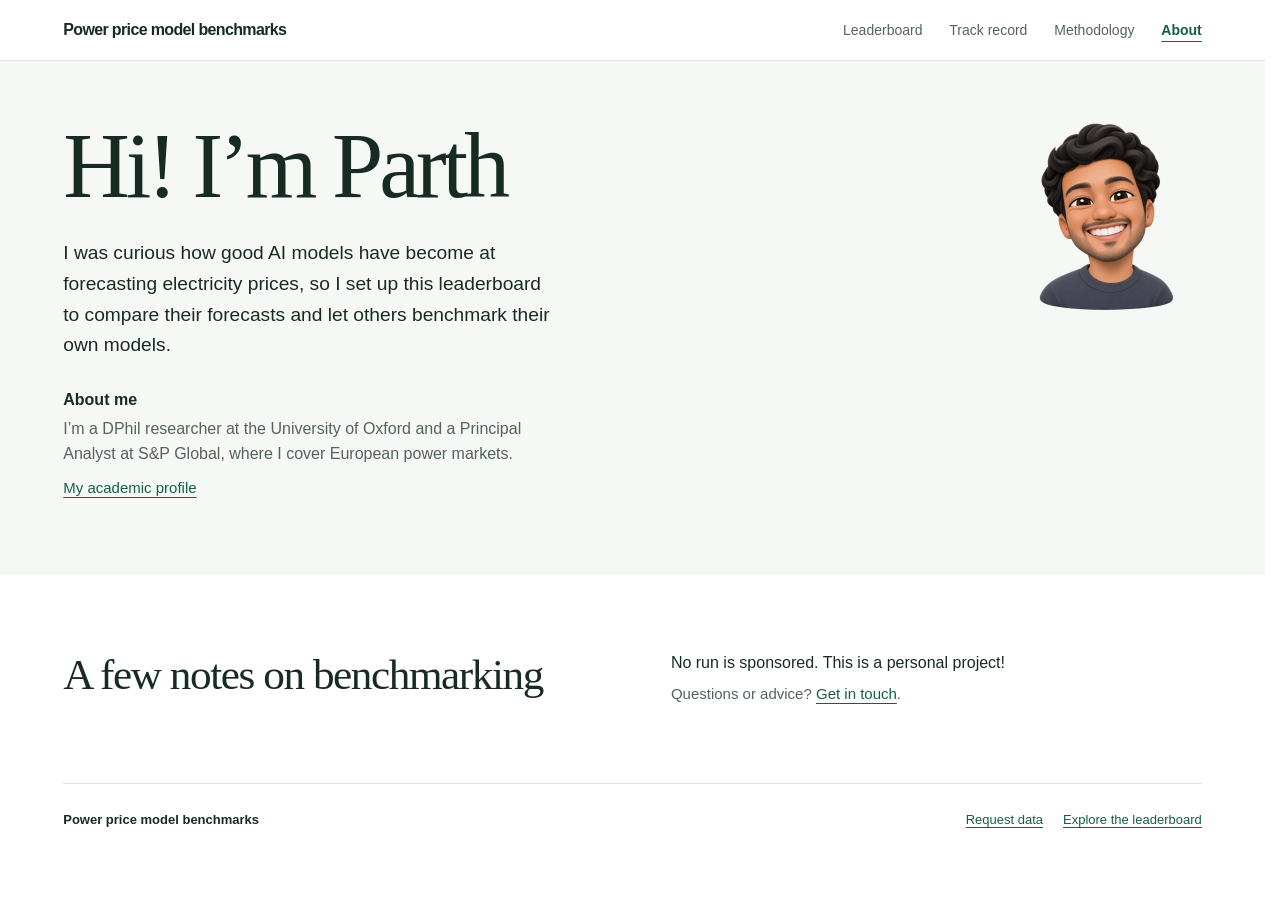
<file: about.html>
<!doctype html>
<html lang="en">
<head>
  <meta charset="utf-8">
  <meta name="viewport" content="width=device-width,initial-scale=1">
  <meta name="description" content="Meet Parth Goel, who runs Power price model benchmarks, an independent leaderboard comparing AI forecasts of European electricity prices.">
  <title>About | Power price model benchmarks</title>
  <style>@media (prefers-reduced-motion: no-preference) { @view-transition { navigation: auto; } }
html{color-scheme:light;background:white}body{margin:0;background:white}#epf-about{max-width:1280px;margin:0 auto}</style>
  <style id="epf-about-styles">
    #epf-about {
      --ink:#172b24; --sub:#53645c; --green:#165e48; --line:#dbe4df;
      container-type:inline-size; color-scheme:light; isolation:isolate;
      font:400 16px/1.5 var(--sans); color:var(--ink); background:white;
    }
    #epf-about *, #epf-about *::before, #epf-about *::after { box-sizing:border-box; }
    #epf-about :where(h1,h2,h3,p,figure) { margin:0; }
    #epf-about a { color:var(--green); text-decoration-thickness:1px; text-underline-offset:.24em; }
    #epf-about a:focus-visible { outline:2px solid var(--green); outline-offset:4px; }
    #epf-about .mast { display:flex; align-items:center; justify-content:space-between; gap:16px; padding:18px 5%; border-bottom:1px solid var(--line); }
    #epf-about .brand { color:var(--ink); font-size:16px; line-height:1.45; font-weight:600; letter-spacing:-.04em; text-decoration:none; }
    #epf-about .section-nav { display:flex; align-items:center; gap:clamp(14px,2.5cqw,32px); }
    #epf-about .section-nav a { color:var(--sub); font-size:14px; line-height:1.45; text-decoration:none; white-space:nowrap; }
    #epf-about .section-nav a:hover, #epf-about .section-nav [aria-current="page"] { color:var(--green); text-decoration:underline; }
    #epf-about .section-nav [aria-current="page"] { font-weight:600; text-underline-offset:.34em; }
    #epf-about .about-intro {
      display:grid; grid-template-columns:minmax(0,1fr) auto;
      grid-template-areas:"title portrait" "story portrait";
      align-items:start; gap:clamp(1.25rem,2vw,2rem) clamp(2rem,6vw,6rem);
      padding-inline:var(--gutter,5%); padding-block-end:clamp(2.75rem,5vw,4.5rem);
      background:var(--hero-surface,#f5f8f5);
    }
    #epf-about .about-intro h1 { grid-area:title; }
    #epf-about .project-story { grid-area:story; min-width:0; max-width:56ch; }
    #epf-about .origin { color:var(--ink); font-size:clamp(1rem,1.5vw,1.2rem); line-height:1.6; }
    #epf-about .portrait { grid-area:portrait; justify-self:end; width:clamp(8rem,15vw,12rem); }
    #epf-about .portrait img { width:100%; height:auto; display:block; }
    #epf-about .about-me { margin-top:1.75rem; }
    #epf-about .about-me h2 { font:var(--type-label); font-weight:600; color:var(--ink); }
    #epf-about .bio { margin-top:.35rem; color:var(--sub); line-height:1.55; }
    #epf-about .text-link { display:inline-flex; width:fit-content; align-items:center; min-height:44px; font-size:.9375rem; font-weight:500; }
    #epf-about .text-link span, #epf-about .foot a span { display:none; }
    #epf-about .guidelines {
      display:grid; grid-template-columns:minmax(0,1fr) minmax(0,1fr); gap:clamp(2rem,6vw,6rem);
      align-items:start; padding:clamp(3rem,6vw,5rem) var(--gutter,5%);
    }
    #epf-about .guidelines h2 { font:var(--type-section); letter-spacing:var(--section-tracking); }
    #epf-about .notes { max-width:52ch; }
    #epf-about .contact-note { margin-top:.5rem; color:var(--sub); font-size:.9375rem; }
    #epf-about .foot {
      display:flex; align-items:center; flex-wrap:wrap; gap:.4rem 1.25rem;
      margin:0 var(--gutter,5%); padding:1.625rem 0; border-top:1px solid var(--line); color:var(--sub); font-size:.8125rem;
    }
    #epf-about .foot strong { margin-inline-end:auto; color:var(--ink); font-weight:550; }
    @container (max-width:760px) {
      #epf-about .about-intro { grid-template-areas:"title portrait" "story story"; gap:1.25rem .75rem; }
      #epf-about .portrait { width:clamp(3.5rem,16vw,6.5rem); }
      #epf-about .guidelines { grid-template-columns:minmax(0,1fr); gap:1rem; padding-block:clamp(2.5rem,7vw,3.5rem); }
    }
    @container (max-width:560px) { #epf-about .foot strong { flex-basis:100%; } }
    @media (pointer:coarse) { #epf-about :is(.section-nav a,.foot a) { display:inline-flex; align-items:center; min-height:44px; } }
  </style>
  <link rel="stylesheet" href="benchmark-controls.css?v=4566996c6861">
  <script defer src="benchmark-navigation.js?v=740635f75002"></script>
  <link rel="stylesheet" href="editorial-pages.css?v=43d76673d30f">
</head>
<body>
  <section id="epf-about" aria-labelledby="epf-about-title">
    <header class="mast">
      <a class="brand" href="index.html">Power price model benchmarks</a>
      <button type="button" class="site-menu-toggle" aria-label="Navigation menu" aria-expanded="false" aria-controls="site-sections"><span class="site-menu-icon" aria-hidden="true"></span></button>
      <nav id="site-sections" class="section-nav" aria-label="Benchmark sections">
        <a href="index.html">Leaderboard</a>
        <a href="track-record.html">Track record</a>
        <a href="methodology.html">Methodology</a>
        <a href="about.html" aria-current="page">About</a>
      </nav>
    </header>
    <main>
      <section class="about-intro page-hero" aria-labelledby="epf-about-title">
        <h1 id="epf-about-title" class="page-title">Hi! I’m Parth</h1>
        <figure class="portrait"><img src="parth-portrait.webp" width="768" height="768" alt="An illustrated portrait of Parth Goel, smiling."></figure>
        <div class="project-story">
          <p class="origin">I was curious how good AI models have become at forecasting electricity prices, so I set up this leaderboard to compare their forecasts and let others benchmark their own models.</p>
          <section class="about-me" aria-labelledby="epf-about-me-title">
            <h2 id="epf-about-me-title">About me</h2>
            <p class="bio">I’m a DPhil researcher at the University of Oxford and a Principal Analyst at S&amp;P Global, where I cover European power markets.</p>
            <a class="text-link" href="https://www.geog.ox.ac.uk/graduate/research/pgoel.html" target="_blank" rel="noopener">My academic profile <span aria-hidden="true">↗</span></a>
          </section>
        </div>
      </section>
      <section class="guidelines" aria-labelledby="epf-about-policy-title">
        <header>
          <h2 id="epf-about-policy-title">A few notes on benchmarking</h2>
        </header>
        <div class="notes">
          <p>No run is sponsored. This is a personal project!</p>
          <p class="contact-note">Questions or advice? <a href="mailto:parth.goel@ouce.ox.ac.uk">Get in touch</a>.</p>
        </div>
      </section>
    </main>
    <footer class="foot"><strong>Power price model benchmarks</strong><a href="mailto:parth.goel@ouce.ox.ac.uk">Request data</a><a href="index.html#epf-leaderboard">Explore the leaderboard <span aria-hidden="true">→</span></a></footer>
  </section>
<script>
(() => {
  const query = new URLSearchParams(location.search), scope = new URLSearchParams();
  if (query.get('market')) scope.set('market',query.get('market'));
  const period = query.get('period');
  if (['q3-2026','6m','1y','60d'].includes(period)) scope.set('period',period);
  if (!scope.size) return;
  for (const link of document.querySelectorAll('#epf-about a[href]')) {
    const [page,hash] = link.getAttribute('href').split('#');
    if (['index.html','track-record.html','methodology.html','about.html'].includes(page)) {
      link.setAttribute('href',page + '?' + scope.toString() + (hash ? '#' + hash : ''));
    }
  }
})();
</script>
<script data-goatcounter="https://parthgoel.goatcounter.com/count" async src="//gc.zgo.at/count.js"></script>
</body>
</html>
</file>
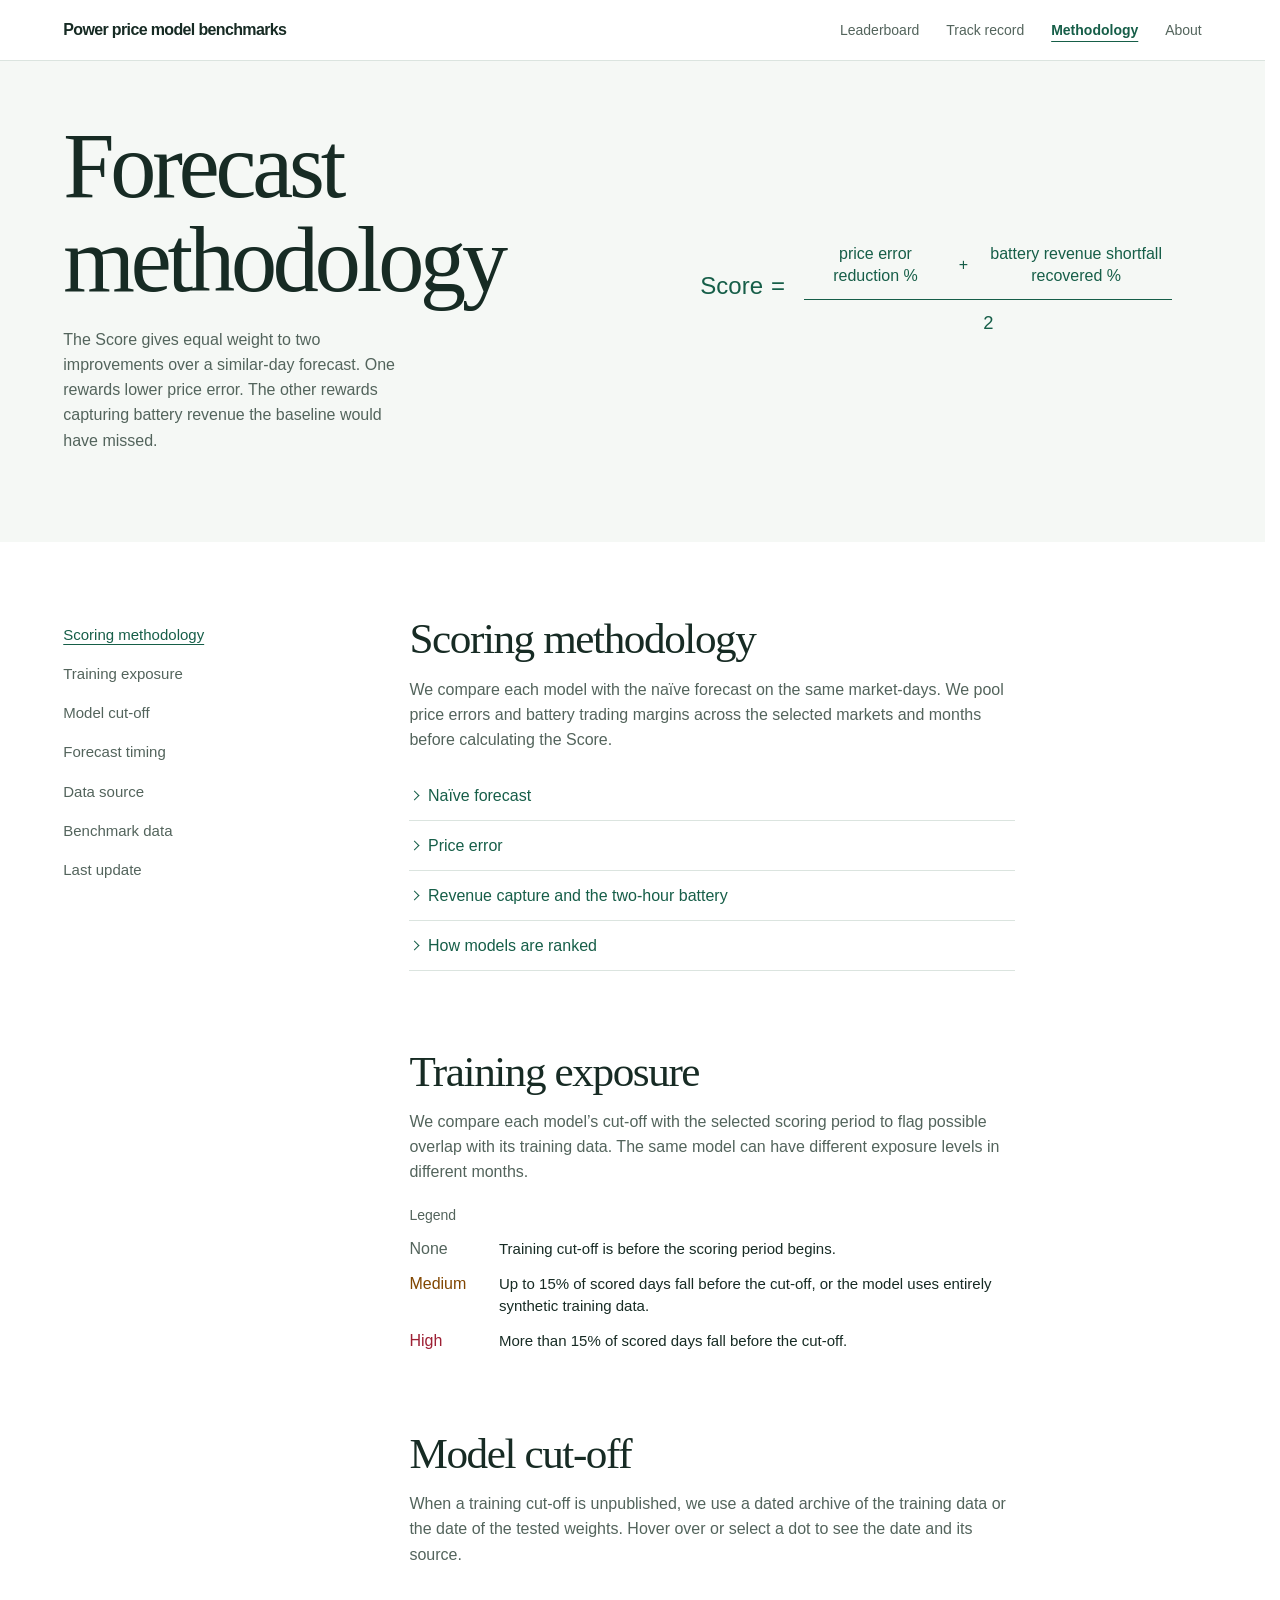
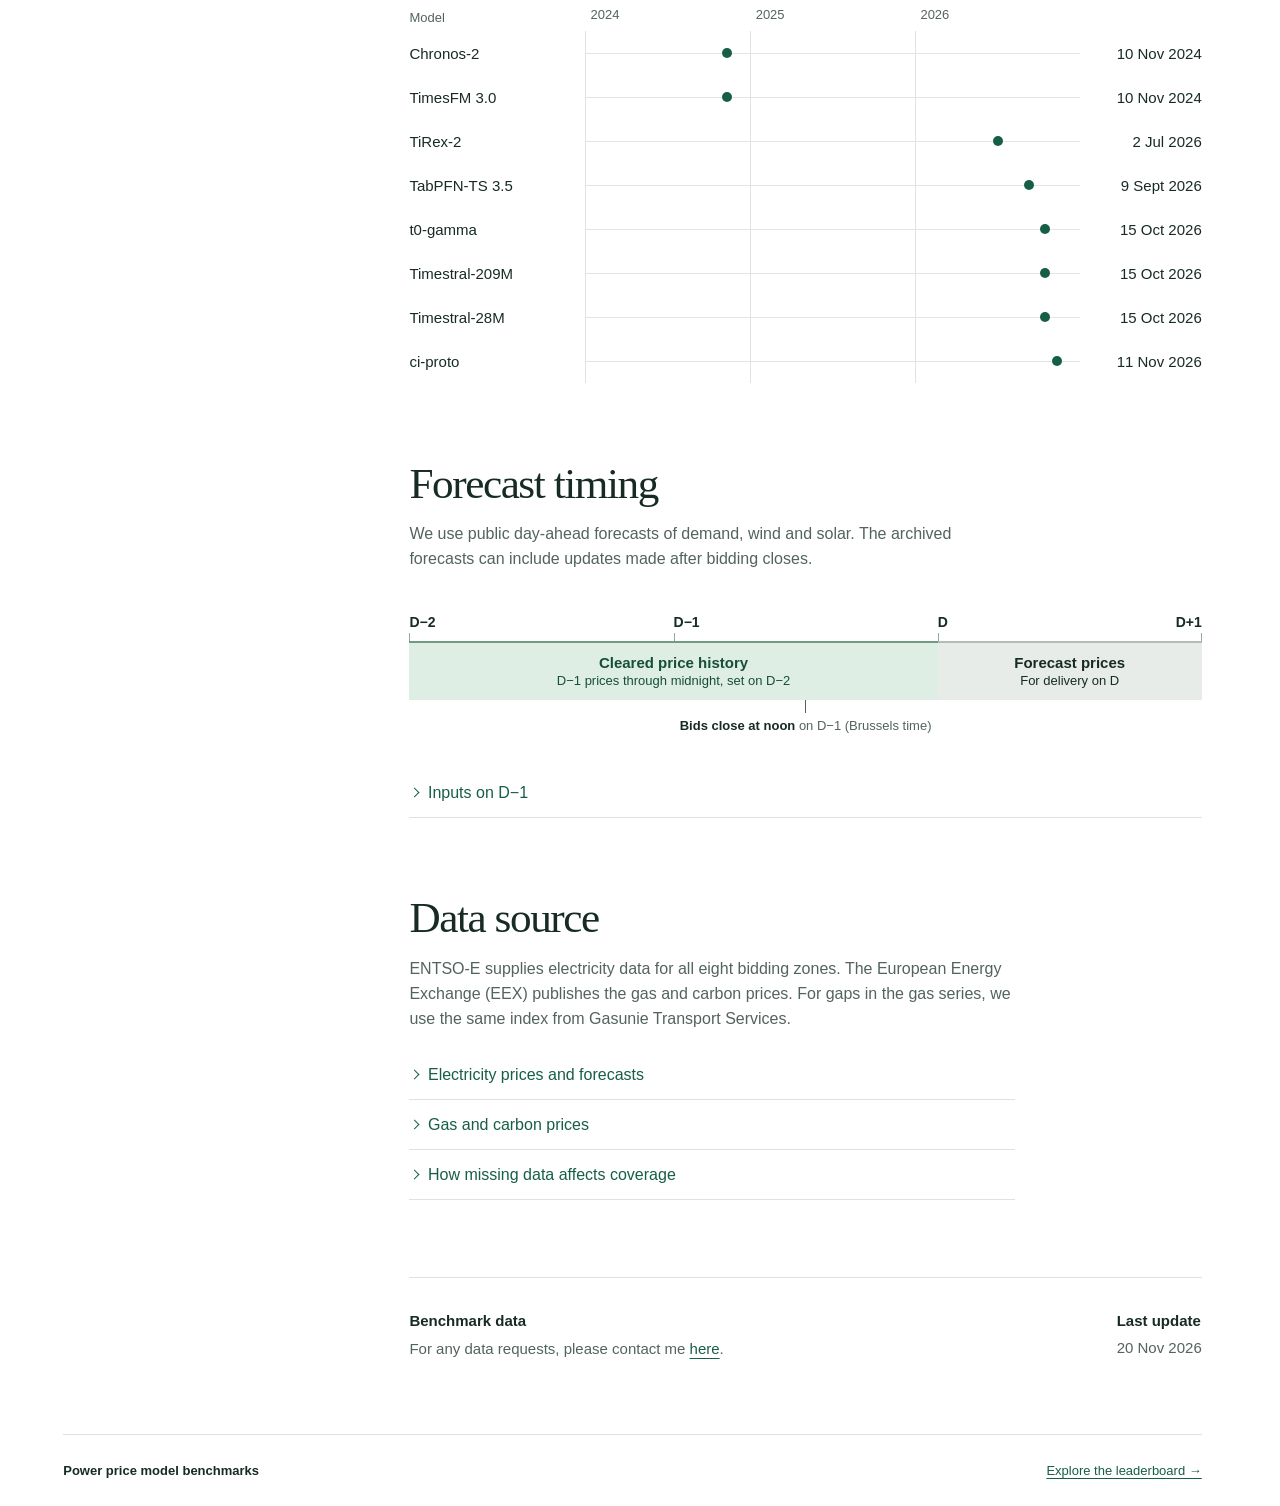
<file: methodology.html>
<!doctype html>
<html lang="en">
<head>
  <meta charset="utf-8">
  <meta name="viewport" content="width=device-width,initial-scale=1">
  <meta name="description" content="See when the European power price benchmark sets its forecast cutoff, which inputs models receive and how their predictions are scored.">
  <title>Forecast Methodology | Power price model benchmarks</title>
  <style>@media (prefers-reduced-motion: no-preference) { @view-transition { navigation: auto; } }
html{color-scheme:light;background:#fff}body{margin:0;background:#fff}#epf-methodology{max-width:1280px;margin:auto}</style>
  <style id="epf-methodology-styles">
    @media (prefers-reduced-motion:no-preference) {
      html { scroll-behavior:smooth; }
    }
    #epf-methodology {
      --ink:#172b24; --sub:#53645c; --green:#165e48; --line:#dbe4df; --wash:#f2f7f4;
      color-scheme:light; container-type:inline-size; isolation:isolate;
      background:#fff; color:var(--ink); font:400 16px/1.5 var(--sans);
    }
    #epf-methodology *, #epf-methodology *::before, #epf-methodology *::after { box-sizing:border-box; }
    #epf-methodology :where(h1,h2,h3,h4,p,figure,dl,dd) { margin:0; }
    #epf-methodology [hidden] { display:none !important; }
    #epf-methodology a { color:var(--green); text-decoration-thickness:1px; text-underline-offset:.24em; }
    #epf-methodology :focus-visible { outline:2px solid var(--green); outline-offset:3px; }
    #epf-methodology :where(button,input,select,textarea) { font:inherit; }
    #epf-methodology summary { cursor:pointer; }
    #epf-methodology .mast { display:flex; align-items:center; justify-content:space-between; gap:16px; padding:18px 5%; border-bottom:1px solid var(--line); }
    #epf-methodology .brand { color:var(--ink); font-size:16px; font-weight:600; line-height:1.45; letter-spacing:-.04em; text-decoration:none; }
    #epf-methodology .section-nav { display:flex; align-items:center; gap:clamp(14px,2.5cqw,32px); }
    #epf-methodology .section-nav a { color:var(--sub); font-size:14px; line-height:1.45; text-decoration:none; white-space:nowrap; }
    #epf-methodology .section-nav a:hover, #epf-methodology .section-nav [aria-current="page"] { color:var(--green); text-decoration:underline; }
    #epf-methodology .section-nav [aria-current="page"] { font-weight:600; text-underline-offset:.34em; }
    #epf-methodology { font-variant-numeric:tabular-nums lining-nums; }
    #epf-methodology main { padding:0; }
    #epf-methodology main header.method-intro {
      display:grid; grid-template-columns:minmax(0,1fr) minmax(0,1fr); align-items:start;
      gap:clamp(2rem,6vw,6rem); padding-inline:var(--gutter,5%); padding-block-end:clamp(3rem,7vw,6rem);
      background:var(--hero-surface,#f5f8f5);
    }
    #epf-methodology .method-intro .method-copy { max-width:40ch; margin-top:1.25rem; }
    #epf-methodology .method-equation { display:flex; align-self:center; align-items:center; justify-content:center; gap:clamp(.65rem,1.5vw,1.3rem); color:var(--green); }
    #epf-methodology .equation-value { display:flex; align-items:center; gap:.5rem; white-space:nowrap; font:400 1.5rem/1.1 var(--sans); }
    #epf-methodology .equation-value strong { font-weight:400; }
    #epf-methodology .equation-fraction { display:grid; text-align:center; max-width:23rem; }
    #epf-methodology .equation-terms { display:grid; grid-template-columns:minmax(0,1fr) auto minmax(0,1.35fr); align-items:center; gap:.75rem; padding:.5rem 0 .8rem; border-bottom:1px solid currentColor; font-size:1rem; line-height:1.35; }
    #epf-methodology .equation-divisor { padding:.55rem 0 0; font-size:1.15rem; }
    #epf-methodology .method-reader {
      display:grid; grid-template-columns:minmax(10rem,.34fr) minmax(0,1fr); align-items:start;
      gap:clamp(2rem,6vw,6rem); margin:0 var(--gutter,5%); padding-block:clamp(3rem,5.7vw,5rem);
    }
    #epf-methodology .method-jumps { display:grid; align-self:start; position:sticky; top:1.5rem; }
    #epf-methodology .method-jumps a { width:fit-content; display:flex; align-items:center; min-height:2.45rem; padding:.25rem 0; color:var(--sub); font-size:.9375rem; text-decoration:none; }
    #epf-methodology .method-jumps a:is(:hover,:focus-visible,[aria-current="location"]) { color:var(--green); text-decoration:underline; text-underline-offset:.28em; }
    #epf-methodology .method-content { min-width:0; }
    #epf-methodology .method-block, #epf-methodology .method-title, #epf-methodology #method-score { scroll-margin-block-start:1.5rem; }
    #epf-methodology .method-block + .method-block, #epf-methodology .method-meta { margin-top:clamp(3.5rem,6vw,5.5rem); }
    #epf-methodology .method-block:focus, #epf-methodology #method-score:focus { outline:none; }
    #epf-methodology .method-block:focus-visible .method-title, #epf-methodology #method-score:focus-visible h1 { text-decoration:underline; text-decoration-thickness:1px; text-underline-offset:.15em; }
    #epf-methodology .method-title { color:var(--ink); font:var(--type-section); letter-spacing:var(--section-tracking); }
    #epf-methodology .method-copy { max-width:68ch; color:var(--sub); font-size:1rem; line-height:1.58; }
    #epf-methodology .method-title + .method-copy { margin-top:.8rem; }
    #epf-methodology .method-copy + .method-fold, #epf-methodology .method-copy p + .method-fold { margin-top:1.2rem; }
    #epf-methodology .method-copy strong { color:var(--ink); font-weight:600; }
    #epf-methodology .method-fold { border-bottom:1px solid var(--line); }
    #epf-methodology .method-fold > summary { color:var(--green); padding:.8rem 0; font-size:1rem; font-weight:500; line-height:1.45; }
    #epf-methodology .method-fold > summary:is(:hover,:focus-visible) { text-decoration:underline; text-underline-offset:.24em; }
    #epf-methodology .method-fold[open] { padding-bottom:1rem; }
    #epf-methodology .method-fold p + p { margin-top:.65rem; }
    #epf-methodology .method-meta { display:flex; justify-content:space-between; align-items:baseline; flex-wrap:wrap; gap:2rem; padding-top:2rem; border-top:1px solid var(--line); }
    #epf-methodology .method-meta .method-block { margin:0; }
    #epf-methodology .method-meta .method-title { font:550 .9375rem/1.4 var(--sans); letter-spacing:0; }
    #epf-methodology .method-meta :is(.method-copy,time) { display:block; margin-top:.4rem; font-size:.9375rem; }
    #epf-methodology .method-update time { color:var(--sub); }
    #epf-methodology .foot { display:flex; justify-content:space-between; align-items:center; flex-wrap:wrap; gap:9px 20px; margin:0 5%; padding:18px 0 24px; border-top:1px solid var(--line); color:var(--sub); font-size:13px; }
    #epf-methodology .foot strong { color:var(--ink); font-weight:550; }
    #epf-methodology .forecast-axis { margin-top:clamp(24px,3.2cqw,40px); }
    #epf-methodology .forecast-days { display:grid; grid-template-columns:repeat(3,minmax(0,1fr)) 0; margin-bottom:8px; }
    #epf-methodology .forecast-days span { position:relative; width:max-content; font-size:14px; font-weight:600; }
    #epf-methodology .forecast-days span:last-child { justify-self:end; }
    #epf-methodology .forecast-days span::after {
      content:""; position:absolute; left:0; top:100%; height:8px; border-left:1px solid #92a99b;
    }
    #epf-methodology .forecast-days span:last-child::after { left:auto; right:0; }
    #epf-methodology .forecast-prices { display:grid; grid-template-columns:minmax(0,2fr) minmax(0,1fr); }
    #epf-methodology .forecast-prices > div { display:grid; align-content:center; padding:10px clamp(6px,1.4cqw,18px); text-align:center; }
    #epf-methodology .forecast-prices strong { font-size:15px; font-weight:600; line-height:1.3; }
    #epf-methodology .forecast-prices span { font-size:13px; line-height:1.4; }
    #epf-methodology .forecast-history { background:#deeee4; color:#164e3b; border-top:2px solid #729982; }
    #epf-methodology .forecast-target { background:#e7ece9; color:var(--ink); border-top:2px solid #b3bcb7; }
    #epf-methodology .forecast-gate { text-align:center; color:var(--sub); font-size:13px; }
    #epf-methodology .forecast-gate::before { content:""; display:block; width:0; height:13px; margin:0 auto 3px; border-left:1px solid currentColor; }
    #epf-methodology .forecast-gate strong { color:var(--ink); font-weight:600; }
    #epf-methodology .forecast-inputs { margin-top:clamp(20px,2.6cqw,32px); }
    #epf-methodology .forecast-inputs h3 { margin:0 0 8px; font-size:14px; font-weight:600; }
    #epf-methodology .forecast-inputs dl { display:grid; grid-template-columns:repeat(4,minmax(0,1fr)); gap:12px 20px; }
    #epf-methodology .forecast-inputs dl > div { border-top:1px solid var(--line); padding-top:6px; }
    #epf-methodology .forecast-inputs dt { font-size:14px; font-weight:600; }
    #epf-methodology .forecast-inputs dd { color:var(--sub); font-size:13px; line-height:1.45; }
    #epf-methodology .release-calendar { margin-top:clamp(1.75rem,3vw,2.5rem); }
    #epf-methodology .release-header, #epf-methodology .release-row {
      display:grid; grid-template-columns:clamp(6.6rem,20%,10.5rem) minmax(0,1fr) 6.5rem; column-gap:1.1rem; align-items:center;
    }
    #epf-methodology .release-row { position:relative; }
    #epf-methodology .release-header { color:var(--sub); font-size:.8125rem; font-weight:500; }
    #epf-methodology :is(.release-name,.release-date) { font:400 .9375rem/1.4 var(--sans); letter-spacing:normal; }
    #epf-methodology .release-date { color:var(--ink); text-align:right; white-space:nowrap; }
    #epf-methodology .release-axis { position:relative; height:26px; }
    #epf-methodology .release-year { position:absolute; top:0; left:var(--position); padding-left:5px; }
    #epf-methodology .release-rows { list-style:none; padding:0; margin:0; }
    #epf-methodology .release-name { display:flex; align-items:center; min-height:44px; cursor:pointer; }
    #epf-methodology .release-track { position:relative; align-self:stretch; background-image:var(--year-guides); }
    #epf-methodology .release-track::before { content:""; position:absolute; inset:50% 0 auto; height:1px; background:#e0e7e3; }
    #epf-methodology .release-point {
      position:absolute; top:50%; left:var(--position); transform:translate(-50%,-50%); width:44px; height:44px;
      border:0; padding:0; background:transparent; color:var(--green); cursor:pointer; touch-action:manipulation;
    }
    #epf-methodology .release-point::before {
      content:""; position:absolute; top:50%; left:50%; transform:translate(-50%,-50%);
      width:10px; height:10px; border-radius:50%; background:currentColor;
    }
    #epf-methodology :is(.release-point,.release-name) { -webkit-tap-highlight-color:transparent; }
    #epf-methodology .release-point:focus-visible { outline:0; }
    #epf-methodology .release-point:focus-visible::before { outline:2px solid var(--green); outline-offset:4px; }
    #epf-methodology .release-point:hover::before,
    #epf-methodology .release-point[aria-expanded="true"]::before { box-shadow:0 0 0 4px #d6e7dd; }
    #epf-methodology .release-popover {
      position:absolute; z-index:1; inset-block-end:100%; width:min(14rem,100%);
      display:flex; align-items:center; justify-content:space-between; gap:8px; padding:4px 6px 4px 12px;
      border:1px solid var(--line); border-radius:var(--control-radius); background:white; box-shadow:0 4px 16px #20392b18; line-height:1.35;
    }
    #epf-methodology .release-popover[data-below] { inset-block-start:100%; inset-block-end:auto; }
    #epf-methodology .release-basis { display:block; color:var(--sub); font-size:12px; }
    #epf-methodology .release-popover a {
      display:grid; place-items:center; flex:none; min-height:44px; padding-inline:6px; border-radius:var(--control-radius);
      color:var(--green); font:550 13px/1.3 var(--sans); white-space:nowrap;
    }
    #epf-methodology .release-popover a:hover { background:var(--wash); }
    #epf-methodology .exposure-legend { max-width:67ch; margin-top:1.3rem; }
    #epf-methodology .exposure-legend h3 { margin:0 0 .65rem; color:var(--sub); font-size:.875rem; font-weight:500; }
    #epf-methodology .exposure-legend dl { display:grid; gap:.7rem; }
    #epf-methodology .exposure-legend dl > div { display:grid; grid-template-columns:5.25rem minmax(0,1fr); align-items:baseline; gap:.35rem; }
    #epf-methodology .exposure-legend dd { color:var(--ink); font-size:.9375rem; line-height:1.5; }
    @container (max-width:805px) {
      #epf-methodology .mast { align-items:flex-start; flex-direction:column; gap:6px; padding-block:13px; }
      #epf-methodology .section-nav { flex-wrap:wrap; column-gap:14px; row-gap:0; }
      #epf-methodology .section-nav a { padding-block:5px; }
      #epf-methodology main header.method-intro { grid-template-columns:1fr; gap:2.2rem; }
      #epf-methodology .method-equation { justify-content:start; max-width:31rem; }
      #epf-methodology .method-reader { grid-template-columns:minmax(0,1fr); gap:2.5rem; padding-top:1.4rem; }
      #epf-methodology nav.method-jumps { position:static; display:flex; flex-wrap:wrap; gap:0 1.25rem; padding:0 0 1rem; border-bottom:1px solid var(--line); }
      #epf-methodology nav.method-jumps a { min-height:2.75rem; }
    }
    @container (max-width:610px) {
      #epf-methodology .release-header, #epf-methodology .release-row { grid-template-columns:minmax(5.8rem,28%) minmax(0,1fr) 5.3rem; column-gap:.375rem; }
      #epf-methodology :is(.release-name,.release-date) { font-size:.875rem; }
      #epf-methodology .release-header { font-size:.75rem; }
      #epf-methodology .release-year { padding-left:0; }
      #epf-methodology .forecast-inputs dl { grid-template-columns:repeat(2,minmax(0,1fr)); }
      #epf-methodology .forecast-prices strong { font-size:14px; }
      #epf-methodology .equation-value { font-size:1.25rem; }
      #epf-methodology .equation-terms { gap:.45rem; font-size:.9375rem; }
    }
    @media (max-height:540px) {
      #epf-methodology .method-jumps { position:static; }
    }
    @container (max-width:450px) {
      #epf-methodology .section-nav { column-gap:10px; }
      #epf-methodology .equation-terms { display:block; text-wrap:balance; }
      #epf-methodology .equation-terms > span:nth-child(2) { margin-inline:.3em; }
    }
    @container (max-width:370px) { #epf-methodology .section-nav { display:grid; grid-template-columns:repeat(2,max-content); gap:2px 18px; } }
    @media (pointer:coarse) {
      #epf-methodology :is(.section-nav a,.method-jumps a,.foot a,.method-fold summary) { display:inline-flex; align-items:center; min-height:44px; }
      #epf-methodology .method-fold summary { display:list-item; align-content:center; }
    }
  </style>
  <link rel="stylesheet" href="benchmark-controls.css?v=4566996c6861">
  <link rel="stylesheet" href="benchmark-releases.css?v=79d90cc5484f">
  <script defer src="benchmark-navigation.js?v=740635f75002"></script>
  <link rel="stylesheet" href="editorial-pages.css?v=43d76673d30f">
</head>
<body>
<section id="epf-methodology" aria-labelledby="epf-methodology-title">
  <header class="mast">
    <a class="brand" href="index.html">Power price model benchmarks</a>
    <button type="button" class="site-menu-toggle" aria-label="Navigation menu" aria-expanded="false" aria-controls="site-sections"><span class="site-menu-icon" aria-hidden="true"></span></button>
    <nav id="site-sections" class="section-nav" aria-label="Benchmark sections">
      <a href="index.html">Leaderboard</a>
      <a href="track-record.html">Track record</a>
      <a href="methodology.html" aria-current="page">Methodology</a>
      <a href="about.html">About</a>
    </nav>
  </header>
  <main>
    <header class="method-intro page-hero" id="method-score" tabindex="-1">
      <div>
        <h1 id="epf-methodology-title" class="page-title">Forecast methodology</h1>
        <p class="method-copy">The Score gives equal weight to two improvements over a similar-day forecast. One rewards lower price error. The other rewards capturing battery revenue the baseline would have missed.</p>
      </div>
      <div class="method-equation" role="math" aria-label="Score = (price error reduction % + battery revenue shortfall recovered %) ÷ 2">
        <span class="equation-value" aria-hidden="true"><strong>Score</strong> =</span>
        <span class="equation-fraction" aria-hidden="true">
          <span class="equation-terms"><span>price error reduction %</span><span>+</span><span>battery revenue shortfall recovered %</span></span>
          <span class="equation-divisor">2</span>
        </span>
      </div>
    </header>
    <div class="method-reader">
      <nav class="method-jumps" aria-label="On this page">
        <a href="#method-score-detail">Scoring methodology</a>
        <a href="#method-releases">Training exposure</a>
        <a href="#method-cutoff">Model cut-off</a>
        <a href="#method-timing">Forecast timing</a>
        <a href="#method-source">Data source</a>
        <a href="#method-evidence">Benchmark data</a>
        <a href="#method-history">Last update</a>
      </nav>
      <div class="method-content">
        <section class="method-block method-split" id="method-score-detail" tabindex="-1" aria-labelledby="method-score-title">
          <h2 class="method-title" id="method-score-title">Scoring methodology</h2>
          <div class="method-copy">
            <p>We compare each model with the naïve forecast on the same market-days. We pool price errors and battery trading margins across the selected markets and months before calculating the Score.</p>
            <details class="method-fold">
              <summary>Naïve forecast</summary>
              <p>The similar-day baseline copies a previously cleared price for each quarter-hour. For delivery on Tuesday through Friday, it uses the previous day (D−1). For Saturday through Monday, it uses the same day a week earlier (D−7). It matches prices by local clock time, accounting for clock changes.</p>
            </details>
            <details class="method-fold">
              <summary>Price error</summary>
              <p>Mean absolute error (MAE) is the average absolute difference between the model’s median price forecast and the cleared price, in €/MWh. Error reduction is 100 × (1 − model MAE ÷ naïve MAE).</p>
            </details>
            <details class="method-fold">
              <summary>Revenue capture and the two-hour battery</summary>
              <p>We schedule a price-taking <strong>1 MW / 2 MWh battery</strong> on each model’s median forecast and settle that schedule at the cleared prices. The battery has 90% round-trip efficiency, starts and ends each day half full and can discharge up to one equivalent full cycle per day.</p>
              <p>Capture is 100 × realised trading margin ÷ margin with perfect knowledge of prices, using identical constraints. If naïve captures 60% and a model captures 80%, the leaderboard shows <strong>80% capture</strong>. The Score credits the model with recovering half the remaining opportunity, (80 − 60) ÷ (100 − 60) = <strong>50%</strong>.</p>
              <p>The simulation covers day-ahead arbitrage only. It excludes intraday and balancing trades, fees, imbalance costs and battery degradation.</p>
            </details>
            <details class="method-fold">
              <summary>How models are ranked</summary>
              <p>For a multi-month rank, a model must complete every contributing month with the same checkpoint. We rank unrounded scores from highest to lowest. Exact ties share a rank.</p>
              <p>The leaderboard ranks models with None or Medium training exposure. It shows each High-exposure model’s score with a dash in the rank column. <a href="#method-releases">Training exposure rules</a></p>
            </details>
          </div>
        </section>
        <section class="method-block" id="method-releases" tabindex="-1" aria-labelledby="method-releases-title">
          <div class="method-split">
            <h2 class="method-title" id="method-releases-title">Training exposure</h2>
            <p class="method-copy">We compare each model’s cut-off with the selected scoring period to flag possible overlap with its training data. The same model can have different exposure levels in different months.</p>
          </div>
          <div class="exposure-legend" aria-labelledby="exposure-legend-title">
            <h3 id="exposure-legend-title">Legend</h3>
            <dl>
              <div><dt><span class="epf-exposure-level" data-exposure="none">None</span></dt><dd>Training cut-off is before the scoring period begins.</dd></div>
              <div><dt><span class="epf-exposure-level" data-exposure="medium">Medium</span></dt><dd>Up to 15% of scored days fall before the cut-off, or the model uses entirely synthetic training data.</dd></div>
              <div><dt><span class="epf-exposure-level" data-exposure="high">High</span></dt><dd>More than 15% of scored days fall before the cut-off.</dd></div>
            </dl>
          </div>
        </section>
        <section class="method-block" id="method-cutoff" tabindex="-1" aria-labelledby="method-cutoff-title">
          <div class="method-split">
            <h2 class="method-title" id="method-cutoff-title">Model cut-off</h2>
            <p class="method-copy">When a training cut-off is unpublished, we use a dated archive of the training data or the date of the tested weights. Hover over or select a dot to see the date and its source.</p>
          </div>
          <div class="release-calendar">
            <div class="release-header" aria-hidden="true" hidden><span>Model</span><div class="release-axis"></div></div>
            <ul class="release-rows" aria-label="Model cut-off dates"><li class="method-copy">Model cut-off dates are currently unavailable.</li></ul>
          </div>
        </section>
        <section class="method-block" id="method-timing" tabindex="-1" aria-labelledby="method-gate-title">
          <figure id="method-gate-figure" aria-labelledby="method-gate-title">
            <figcaption class="method-split">
              <h2 class="method-title" id="method-gate-title">Forecast timing</h2>
              <p class="method-copy">We use public day-ahead forecasts of demand, wind and solar. The archived forecasts can include updates made after bidding closes.</p>
            </figcaption>
            <div class="forecast-axis" role="group" aria-label="Electricity price timeline. Each day starts at midnight.">
              <div class="forecast-days"><span>D−2</span><span>D−1</span><span>D</span><span>D+1</span></div>
              <div class="forecast-prices">
                <div class="forecast-history" id="method-time-inputs"><strong>Cleared price history</strong><span>D−1 prices through midnight, set on D−2</span></div>
                <div class="forecast-target" id="method-time-results"><strong>Forecast prices</strong><span>For delivery on D</span></div>
              </div>
              <p class="forecast-gate" id="method-time-gate"><strong>Bids close at noon</strong> on D−1 (Brussels time)</p>
            </div>
            <details class="method-fold forecast-inputs">
              <summary>Inputs on D−1</summary>
              <dl>
                <div><dt>Gas</dt><dd>D−2 TTF price final shortly after 06:00</dd></div>
                <div><dt>Demand</dt><dd>Forecast for D due by 10:00</dd></div>
                <div><dt>Carbon</dt><dd>Latest EU allowance auction price available by noon</dd></div>
                <div><dt>Wind and solar</dt><dd>18:00 snapshot for D</dd></div>
              </dl>
            </details>
          </figure>
        </section>
        <section class="method-block method-split" id="method-source" tabindex="-1" aria-labelledby="method-fairness">
          <h2 class="method-title" id="method-fairness">Data source</h2>
          <div class="method-copy">
            <p>ENTSO-E supplies electricity data for all eight bidding zones. The European Energy Exchange (EEX) publishes the gas and carbon prices. For gaps in the gas series, we use the same index from Gasunie Transport Services.</p>
            <details class="method-fold">
              <summary>Electricity prices and forecasts</summary>
              <p>We use cleared day-ahead prices (A44), day-ahead demand forecasts (A65), and wind and solar generation forecasts (A69). The D−2 auction sets prices for every quarter-hour of D−1, through midnight. The D−1 auction sets the prices for D that we use for scoring. We match each price to its delivery quarter in the bidding zone’s local time. <a href="https://transparency.entsoe.eu/" target="_blank" rel="noopener">ENTSO-E Transparency Platform ↗</a></p>
              <p>ENTSO-E requires the first day-ahead demand forecast at least two hours before the auction closes and updates when demand changes significantly. Its day-ahead wind and solar series retains the latest forecast available at 18:00 on D−1. The archived versions therefore cannot establish exactly what a forecaster saw at noon. <a href="https://transparencyplatform.zendesk.com/hc/en-us/articles/16647979768084-Actual-Total-Load-Day-ahead-Per-Bidding-Zone-6-1-A-6-1-B" target="_blank" rel="noopener">Demand publication schedule ↗</a> · <a href="https://transparencyplatform.zendesk.com/hc/en-us/articles/16648445340180-Generation-Forecasts-for-Wind-and-Solar-14-1-D" target="_blank" rel="noopener">Wind and solar publication schedule ↗</a></p>
            </details>
            <details class="method-fold">
              <summary>Gas and carbon prices</summary>
              <p>We use the final Dutch TTF neutral gas price for gas day D−2. EEX publishes it shortly after that gas day ends at 06:00 on D−1. Gasunie Transport Services supplies the same index for dates missing from the EEX archive. <a href="https://www.eex.com/en/markets/natural-gas/gas-market-transparency" target="_blank" rel="noopener">EEX gas index ↗</a> · <a href="https://www.gasunietransportservices.nl/en/shipper-trader/terms-and-conditions/neutral-gas-price-ngp" target="_blank" rel="noopener">Gasunie index definition ↗</a></p>
              <p>For carbon, we use the price from the latest successful EU emissions allowance auction. An auction on the electricity bidding day qualifies only if a record saved by noon already contains its result. Otherwise, we use the previous auction price. <a href="https://www.eex.com/en/market-data/market-data-hub/environmentals/eex-eua-primary-auction-spot-download" target="_blank" rel="noopener">EEX carbon auctions ↗</a></p>
            </details>
            <details class="method-fold">
              <summary>How missing data affects coverage</summary>
              <p>If a bidding zone lacks a required historical price or a demand, wind or solar forecast for any delivery quarter, we skip that day for every model. Gaps in historical demand, wind and solar forecasts stay marked as missing. A missing delivery price affects scoring only.</p>
            </details>
          </div>
        </section>
        <div class="method-meta">
          <section class="method-block method-split" id="method-evidence" tabindex="-1" aria-labelledby="method-evidence-title">
            <h2 class="method-title" id="method-evidence-title">Benchmark data</h2>
            <div class="method-copy">
              <p>For any data requests, please contact me <a href="mailto:parth.goel@ouce.ox.ac.uk" aria-label="Email Parth Goel about a data request">here</a>.</p>
            </div>
          </section>
          <section class="method-block method-update" id="method-history" tabindex="-1" aria-labelledby="method-history-title">
            <h2 class="method-title" id="method-history-title">Last update</h2>
            <time datetime="2026-11-20">20 Nov 2026</time>
          </section>
        </div>
      </div>
    </div>
  </main>
  <footer class="foot"><strong>Power price model benchmarks</strong><a href="index.html#epf-leaderboard">Explore the leaderboard →</a></footer>
</section>
<script src="benchmark-data.js?v=dc8c1e8a47de"></script>
<script src="benchmark-releases.js?v=1c641208ab17"></script>
<script>
(() => {
  const method = document.getElementById('epf-methodology');
  const releases = window.EPFReleases;
  const names = window.EPF_BENCHMARK?.names ?? {};
  const entries = Object.entries(releases?.models ?? {})
    .map(([id, model]) => ({id, name:names[id] ?? id, exposure:releases.exposureSource(model)}))
    .filter(entry => entry.exposure)
    .sort((a,b) => a.exposure.date.localeCompare(b.exposure.date) || a.name.localeCompare(b.name));
  if (entries.length) {
    const calendar = method.querySelector('.release-calendar');
    const axis = calendar.querySelector('.release-axis');
    const rows = calendar.querySelector('.release-rows');
    calendar.querySelector('.release-header').hidden = false;
    rows.replaceChildren();
    const first = new Date(entries[0].exposure.date + 'T00:00:00Z');
    const last = new Date(entries[entries.length-1].exposure.date + 'T00:00:00Z');
    const start = Date.UTC(first.getUTCFullYear(), 0);
    const end = Date.UTC(last.getUTCFullYear()+1, 0);
    const position = day => (day-start)/(end-start)*100 + '%';
    const guides = [];
    for (let year = first.getUTCFullYear(); year <= last.getUTCFullYear(); year++) {
      const x = position(Date.UTC(year, 0));
      const tick = document.createElement('span');
      tick.className = 'release-year';
      tick.style.setProperty('--position', x);
      tick.textContent = year;
      axis.append(tick);
      guides.push('transparent '+x+', #dce6df '+x+', #dce6df calc('+x+' + 1px), transparent calc('+x+' + 1px)');
    }
    calendar.style.setProperty('--year-guides','linear-gradient(to right,'+guides.join(',')+')');
    let openPoint = null;
    let pinned = false;
    function positionPopover() {
      if (!openPoint) return;
      const popover = document.getElementById(openPoint.getAttribute('aria-controls'));
      const button = openPoint.getBoundingClientRect();
      const row = openPoint.closest('.release-row').getBoundingClientRect();
      const left = button.left - row.left + (button.width - popover.offsetWidth) / 2;
      popover.style.insetInlineStart = Math.max(0, Math.min(row.width - popover.offsetWidth, left)) + 'px';
      const middle = button.top + button.height / 2;
      const viewport = window.visualViewport;
      const above = middle - (viewport?.offsetTop ?? 0);
      const below = (viewport?.height ?? document.documentElement.clientHeight) - above;
      popover.toggleAttribute('data-below', above < popover.offsetHeight + 20 && below > above);
    }
    function closePoint() {
      if (!openPoint) return;
      document.getElementById(openPoint.getAttribute('aria-controls')).hidden = true;
      openPoint.setAttribute('aria-expanded','false');
      openPoint = null;
      pinned = false;
    }
    for (const {id, name, exposure} of entries) {
      const row = document.createElement('li');
      row.className = 'release-row';
      const label = document.createElement('label');
      label.className = 'release-name';
      label.htmlFor = 'release-point-'+id;
      label.textContent = name;
      const track = document.createElement('div');
      track.className = 'release-track';
      track.style.setProperty('--position',position(Date.parse(exposure.date+'T00:00:00Z')));
      const point = document.createElement('button');
      point.type = 'button';
      point.id = label.htmlFor;
      point.className = 'release-point';
      point.setAttribute('aria-expanded','false');
      const popover = document.createElement('div');
      popover.id = 'release-detail-'+id;
      popover.className = 'release-popover';
      popover.hidden = true;
      point.setAttribute('aria-controls',popover.id);
      const time = document.createElement('time');
      time.className = 'release-date';
      time.dateTime = exposure.date;
      time.textContent = releases.formatDate(exposure.date);
      point.setAttribute('aria-label',name+', '+exposure.label+', '+time.textContent);
      const basis = document.createElement('span');
      basis.className = 'release-basis';
      basis.textContent = exposure.label;
      const source = document.createElement('a');
      source.href = exposure.url;
      source.target = '_blank';
      source.rel = 'noopener';
      source.textContent = 'Source ↗';
      source.setAttribute('aria-label','Source for '+name+', '+exposure.label.toLowerCase()+', '+time.textContent+' (opens in a new tab)');
      popover.append(basis,source);
      function showPoint() {
        if (openPoint === point) return;
        closePoint();
        popover.hidden = false;
        point.setAttribute('aria-expanded','true');
        openPoint = point;
        positionPopover();
      }
      point.addEventListener('pointerenter',event => {
        if (event.pointerType !== 'touch') showPoint();
      });
      point.addEventListener('focus',showPoint);
      point.addEventListener('click',() => {
        if (openPoint === point && pinned) return closePoint();
        showPoint();
        pinned = true;
      });
      row.addEventListener('pointerleave',() => {
        if (openPoint === point && !pinned && !row.contains(document.activeElement)) closePoint();
      });
      track.append(point);
      row.append(label,track,time,popover);
      rows.append(row);
    }
    function dismissOutside(event) {
      if (openPoint && !openPoint.closest('.release-row').contains(event.target)) closePoint();
    }
    window.addEventListener('resize',positionPopover);
    document.addEventListener('scroll',positionPopover,{capture:true,passive:true});
    document.addEventListener('pointerdown',dismissOutside);
    document.addEventListener('focusin',dismissOutside);
    document.addEventListener('keydown',event => {
      if (event.key === 'Escape' && openPoint) {
        if (openPoint.closest('.release-row').contains(document.activeElement)) openPoint.focus({preventScroll:true});
        closePoint();
      }
    });
  }
  const jumpNav = method.querySelector('.method-jumps');
  const jumps = Array.from(jumpNav.querySelectorAll('a'));
  const sections = jumps.map(link => document.getElementById(link.hash.slice(1)));
  function markJump(id) {
    for (const link of jumps) {
      if (link.hash === '#' + id) link.setAttribute('aria-current', 'location');
      else link.removeAttribute('aria-current');
    }
  }
  function sectionForHash() {
    const target = document.getElementById(location.hash.slice(1));
    return target?.closest('.method-block') || (target?.closest('#method-score') ? sections[0] : null);
  }
  function revealFragment(hash) {
    const target = document.getElementById(hash.slice(1));
    let fold = target?.closest('details:not([open])');
    if (!fold) return;
    while (fold) {
      fold.open = true;
      fold = fold.parentElement?.closest('details:not([open])');
    }
    return target;
  }
  function markReadingPosition() {
    const viewport = document.documentElement.clientHeight;
    const readingLine = Math.min(240, viewport * .35);
    let current = sections[0];
    for (const section of sections) {
      if (section.getBoundingClientRect().top > readingLine) break;
      current = section;
    }
    // The last two links share a row on wide screens. A deep link near the
    // footer can also reach the end of the document before its heading reaches the top.
    if (window.scrollY + viewport >= document.documentElement.scrollHeight - 2) {
      const linked = sectionForHash();
      const rect = linked?.getBoundingClientRect();
      if (rect && rect.top >= 0 && rect.top < viewport) current = linked;
      else current = sections.at(-2);
    }
    markJump(current.id);
  }
  let pendingFrame = 0;
  function queueReadingPosition() {
    if (pendingFrame) return;
    pendingFrame = requestAnimationFrame(() => {
      pendingFrame = 0;
      markReadingPosition();
    });
  }
  function markHash() {
    // Direct arrivals can precede the browser's fragment scroll on page load.
    revealFragment(location.hash)?.scrollIntoView({block:'start'});
    const section = sectionForHash();
    if (section) markJump(section.id);
    else markReadingPosition();
  }
  method.addEventListener('click',event => {
    if (event.defaultPrevented || event.button !== 0 || event.metaKey || event.ctrlKey || event.altKey || event.shiftKey) return;
    const link = event.target.closest('a[href^="#"]');
    if (link) revealFragment(link.hash);
  });
  window.addEventListener('scroll',queueReadingPosition,{passive:true});
  window.addEventListener('resize',queueReadingPosition);
  method.addEventListener('toggle',queueReadingPosition,true);
  window.addEventListener('hashchange',markHash);
  markHash();

  const routes = new Map(Array.from(method.querySelectorAll('.brand, .section-nav a, .foot a[href^="index.html"]'), link => [link,link.getAttribute('href')]));
  function carryScope(market, period) {
    const q = new URLSearchParams();
    if (market && market !== 'ALL') q.set('market',market);
    if (['q3-2026','6m','1y','60d'].includes(period)) q.set('period',period);
    for (const [link,route] of routes) {
      const [path,hash] = route.split('#');
      link.setAttribute('href', path + (q.size ? '?' + q : '') + (hash ? '#' + hash : ''));
    }
  }
  const query = new URLSearchParams(location.search);
  carryScope(query.get('market'),query.get('period'));
  method.addEventListener('epf:method-scope', event => carryScope(event.detail.market,event.detail.period));
  const published = window.EPF_BENCHMARK?.published;
  if (published) {
    const time = method.querySelector('#method-history time');
    time.dateTime = published;
    time.textContent = new Intl.DateTimeFormat('en-GB',{day:'numeric',month:'short',year:'numeric',timeZone:'UTC'}).format(new Date(published+'T00:00:00Z'));
  }
})();
</script>
<script data-goatcounter="https://parthgoel.goatcounter.com/count" async src="//gc.zgo.at/count.js"></script>
</body>
</html>
</file>
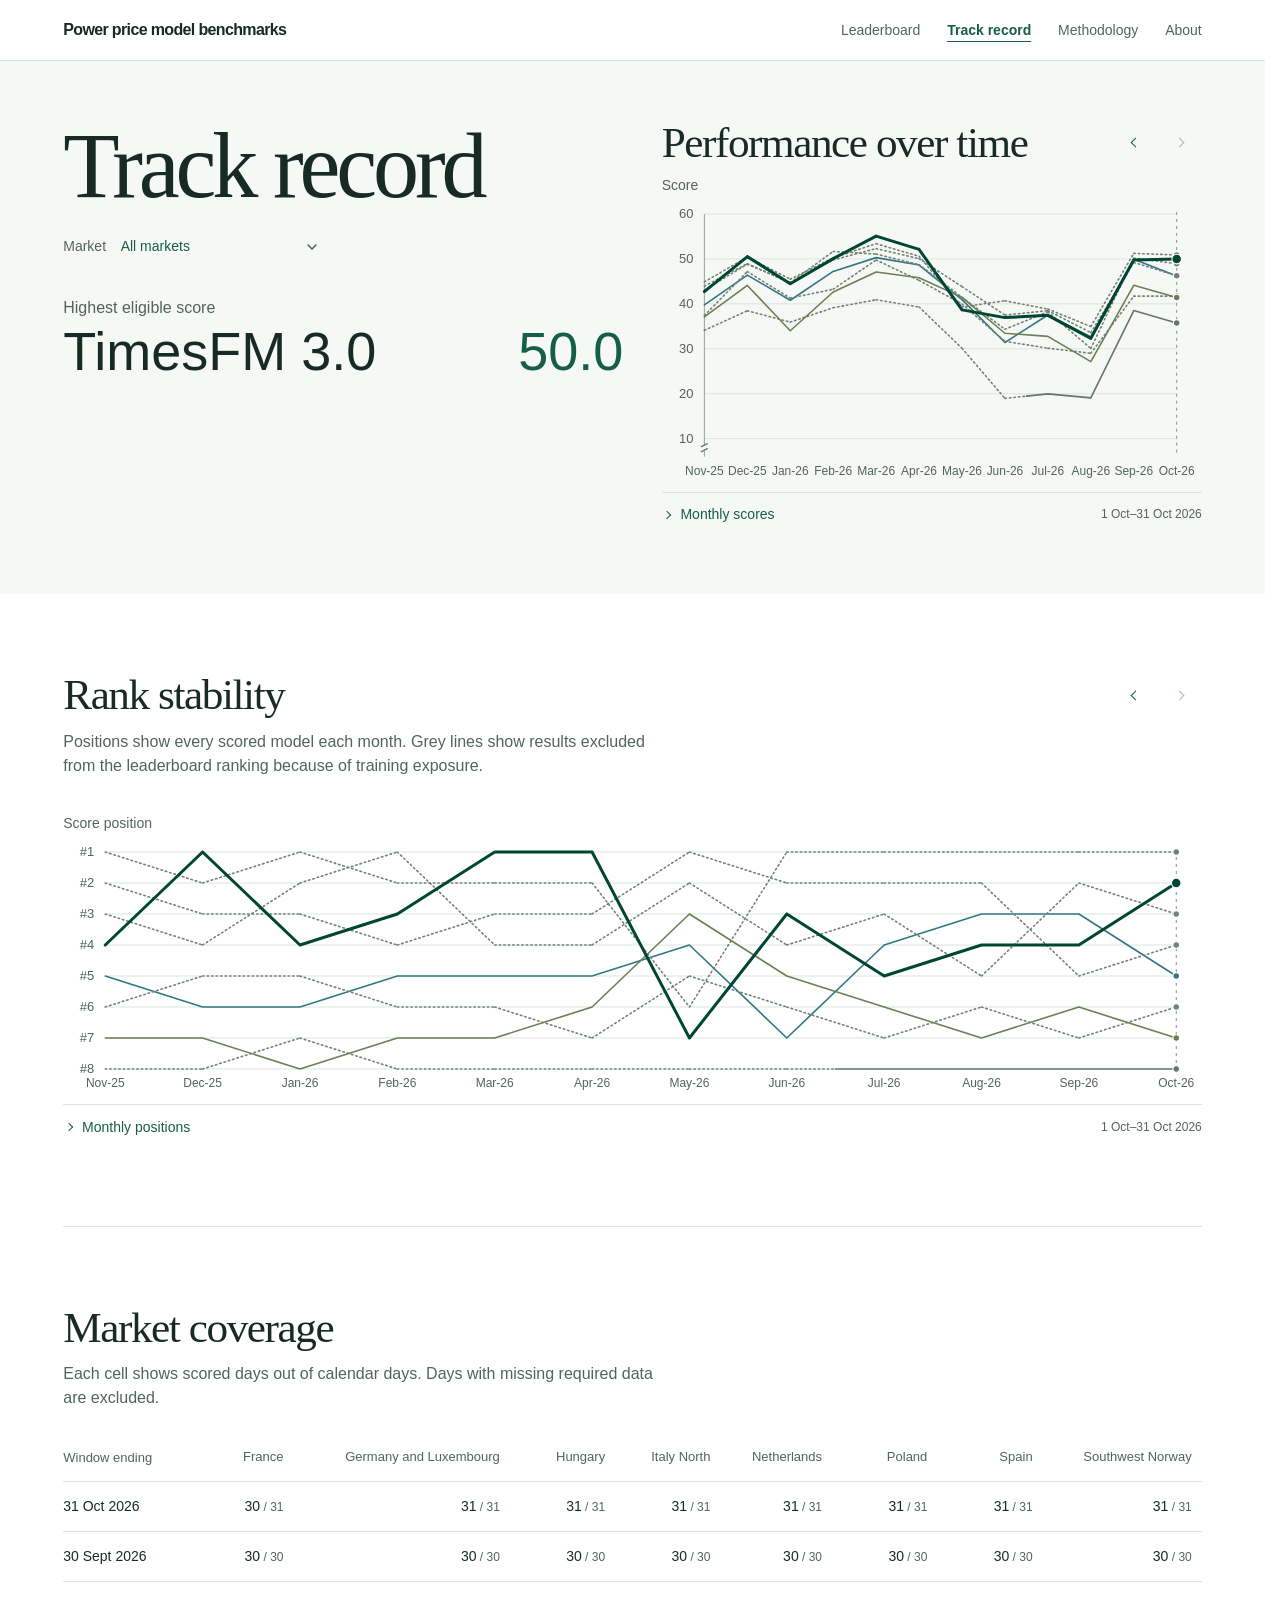
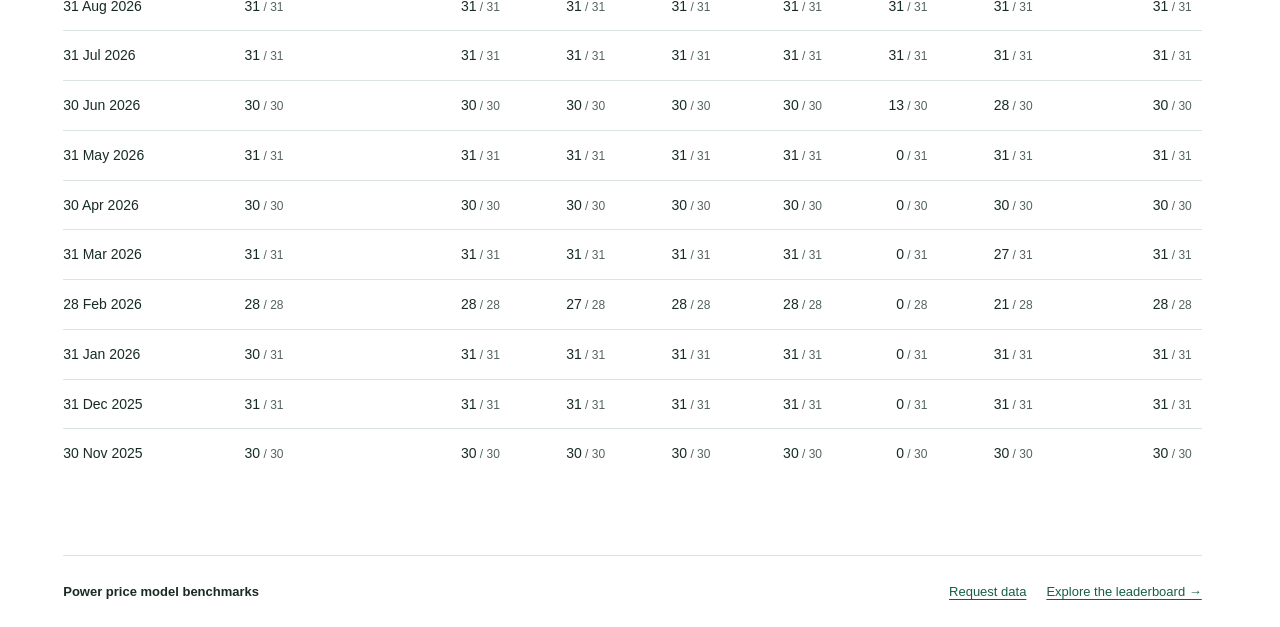
<file: track-record.html>
<!doctype html>
<html lang="en">
<head>
  <meta charset="utf-8">
  <meta name="viewport" content="width=device-width,initial-scale=1">
  <meta name="description" content="Follow electricity price forecasting models across benchmark windows. Compare their scores, rank changes and market coverage.">
  <title>Track record | Power price model benchmarks</title>
  <style>@media (prefers-reduced-motion: no-preference) { @view-transition { navigation: auto; } }
html{color-scheme:light;background:white}body{margin:0;background:white}#epf-track-record{max-width:1280px;margin:0 auto}</style>
  <style id="epf-track-styles">
    #epf-track-record {
      --ink:#172b24; --sub:#53645c; --green:#165e48; --line:#dbe4df; --wash:#f5f8f6;
      --leader-width:35rem;
      color-scheme:light; color:var(--ink); background:#fff; container-type:inline-size;
      font:400 16px/1.48 var(--sans); isolation:isolate;
    }
    #epf-track-record *, #epf-track-record *::before, #epf-track-record *::after { box-sizing:border-box; }
    #epf-track-record :where(h1,h2,h3,p,figure,ul,ol) { margin:0; }
    #epf-track-record [hidden] { display:none !important; }
    #epf-track-record .track-sr { position:absolute; width:1px; height:1px; overflow:hidden; clip-path:inset(50%); white-space:nowrap; }
    #epf-track-record a { color:var(--green); text-underline-offset:.22em; text-decoration-thickness:1px; }
    #epf-track-record :focus-visible { outline:2px solid var(--green); outline-offset:3px; }
    #epf-track-record :where(button,select) { font:inherit; }
    #epf-track-record .mast { display:flex; align-items:center; justify-content:space-between; gap:16px; padding:18px 5%; border-bottom:1px solid var(--line); }
    #epf-track-record .brand { color:var(--ink); font-size:16px; line-height:1.45; font-weight:600; letter-spacing:-.04em; text-decoration:none; }
    #epf-track-record .section-nav { display:flex; align-items:center; gap:clamp(14px,2.5cqw,32px); }
    #epf-track-record .section-nav a { color:var(--sub); font-size:14px; text-decoration:none; white-space:nowrap; }
    #epf-track-record .section-nav a:hover, #epf-track-record .section-nav [aria-current="page"] { color:var(--green); text-decoration:underline; }
    #epf-track-record .section-nav [aria-current="page"] { font-weight:600; text-underline-offset:.34em; }
    #epf-track-record main { min-width:0; }
    #epf-track-record .track-hero {
      display:grid; grid-template-columns:minmax(0,var(--leader-width)) minmax(0,1fr); align-items:start; align-content:start;
      gap:clamp(1.5rem,3vw,3rem);
      padding-inline:var(--gutter,5%); padding-block-end:clamp(2rem,4.5vw,4rem); background:var(--hero-surface,#f5f8f5);
    }
    body > #epf-track-record .track-hero .track-intro { display:block; padding:0; }
    #epf-track-record :is(.track-overview,.track-performance) { min-width:0; }
    #epf-track-record #track-empty-status { margin-top:1rem; color:var(--sub); }
    #epf-track-record .track-market-label {
      display:flex; flex-wrap:wrap; align-items:center; gap:.15rem .85rem; margin-top:1rem;
      color:var(--sub); font-size:.875rem;
    }
    #epf-track-record .track-market-label select { inline-size:14.25em; max-inline-size:100%; field-sizing:fixed; white-space:nowrap; }
    #epf-track-record .track-delivery { width:min(100%,var(--leader-width)); margin-top:clamp(1.5rem,2.5vw,2.25rem); }
    #epf-track-record .track-block {
      margin:0 var(--gutter,5%); padding:clamp(3rem,6vw,5rem) 0; scroll-margin-top:1.5rem;
    }
    #epf-track-record .track-block + .track-block { border-top:1px solid var(--line); }
    body > #epf-track-record main :is(.track-performance,.track-block) h2 { font:var(--type-section); letter-spacing:var(--section-tracking); }
    #epf-track-record .track-rank-panel { margin-top:clamp(18px,2.2cqw,28px); }
    #epf-track-record .track-figure { position:relative; display:flex; min-width:0; flex-direction:column; overflow-x:auto; }
    #epf-track-record .track-unit { display:flex; justify-content:space-between; align-items:baseline; gap:10px; min-height:18px; font-size:.875rem; color:var(--sub); margin:.5rem 0 .4rem; }
    #epf-track-record .track-reading {
      position:absolute; z-index:2; width:max-content; max-width:calc(100% - 1rem); padding:.2rem .45rem;
      background:white; color:var(--ink); font-size:.8125rem; line-height:1.35; pointer-events:none;
    }
    #epf-track-record .track-reading:empty { display:none; }
    #epf-track-record .track-plot { position:relative; flex:1 0 auto; min-width:0; min-height:clamp(14rem,22vw,20rem); touch-action:pan-y pinch-zoom; -webkit-user-select:none; user-select:none; }
    #epf-track-record .track-plot svg { position:absolute; inset:0; width:100%; height:100%; overflow:visible; display:block; }
    #epf-track-record .track-gridline { stroke:#dce5df; stroke-width:1; }
    #epf-track-record .track-tick { fill:var(--sub); font:.8125rem var(--sans); font-variant-numeric:tabular-nums; }
    #epf-track-record .track-month { font-size:.75rem; }
    #epf-track-record .track-pending { fill:#61766a; }
    #epf-track-record .track-guide { stroke:#769886; stroke-width:1; stroke-dasharray:3 4; pointer-events:none; }
    #epf-track-record .track-target { position:absolute; top:0; height:100%; padding:0; background:transparent; border:0; border-radius:2px; cursor:crosshair; }
    #epf-track-record .track-target:focus-visible { outline-offset:-1px; }
    #epf-track-record .track-inspector { min-width:0; }
    /* Overlaid window details reserve the tallest pane at the current width and type size. */
    #epf-track-record .window-stack { display:grid; grid-template-columns:minmax(0,1fr); }
    #epf-track-record .window-stack > * { grid-area:1 / 1; align-self:start; min-width:0; }
    #epf-track-record .window-stack > [aria-hidden="true"] { visibility:hidden; }
    #epf-track-record .track-window-date { color:var(--sub); font:400 12px/1.4 var(--sans); }
    #epf-track-record .track-window-rows { list-style:none; padding:0; margin:13px 0 0; }
    #epf-track-record .track-row { display:grid; grid-template-columns:12px 18px minmax(0,1fr) auto; align-items:center; gap:7px; min-height:38px; border-bottom:1px solid var(--line); font-size:13px; }
    #epf-track-record .track-row:last-child { border-bottom:0; }
    #epf-track-record .track-logo { display:block; width:17px; height:17px; object-fit:contain; }
    #epf-track-record .track-row .track-model { min-width:0; overflow-wrap:anywhere; }
    #epf-track-record .track-place { color:var(--sub); font-size:12px; font-weight:500; font-variant-numeric:tabular-nums; }
    #epf-track-record .track-row[data-leader] .track-place { color:var(--green); font-weight:650; }
    #epf-track-record .track-row[data-leader] .track-model, #epf-track-record .track-row[data-leader] .track-value { color:#004632; font-weight:600; }
    #epf-track-record .track-value { font-variant-numeric:tabular-nums; font-size:12px; font-weight:500; }
    #epf-track-record .track-symbol { display:inline-block; width:8px; height:8px; border-radius:50%; background:var(--series); margin:0 2px; }
    #epf-track-record .track-first { display:block; color:var(--sub); font-size:11px; font-weight:400; }
    #epf-track-record .track-series path { fill:none; stroke:currentColor; stroke-width:1.6; stroke-linejoin:round; stroke-linecap:round; }
    #epf-track-record .track-series .track-gap-line { stroke-dasharray:4 4; opacity:.55; }
    #epf-track-record .track-series circle { fill:currentColor; stroke:white; stroke-width:1.1; }
    #epf-track-record .track-leader path { stroke-width:3; }
    #epf-track-record .track-series .track-muted { color:#748078; stroke-width:1.6; stroke-dasharray:1.5 3; }
    #epf-track-record .track-leader circle { r:4.8px; }
    #epf-track-record .track-pane-head { display:flex; gap:.75rem; justify-content:space-between; align-items:center; }
    #epf-track-record .track-step { display:flex; }
    #epf-track-record .track-step button {
      display:grid; place-items:center; width:44px; height:44px; border:0; background:transparent;
      color:var(--green); cursor:pointer;
    }
    #epf-track-record .track-step button::before { content:""; width:7px; height:7px; border:solid currentColor; border-width:0 1.6px 1.6px 0; transform:rotate(-45deg); }
    #epf-track-record .track-step button[data-step="-1"]::before { transform:rotate(135deg); }
    #epf-track-record .track-step button:disabled { opacity:.38; cursor:default; }
    #epf-track-record .track-fold { margin-top:.5rem; border-top:1px solid var(--line); }
    #epf-track-record .track-fold > summary {
      display:flex; align-items:center; gap:.5rem; min-height:44px;
      color:var(--green); font-size:.875rem; font-weight:500;
    }
    #epf-track-record .track-fold > summary::before { margin:0 .15rem; }
    #epf-track-record .track-fold > summary .track-window-date { margin-inline-start:auto; text-align:right; }
    #epf-track-record .track-fold > .window-stack { padding:0 0 .75rem; }
    #epf-track-record .track-fold .track-window-rows {
      display:grid; grid-template-columns:repeat(auto-fit,minmax(min(100%,18rem),1fr));
      gap:0 1.5rem; margin:0;
    }
    #epf-track-record .track-fold .track-row { min-height:44px; border-bottom:0; }
    @media (prefers-reduced-motion:no-preference) {
      #epf-track-record .track-fold > summary::before { transition:transform 240ms ease-out; }
      @supports selector(details::details-content) and (interpolate-size:allow-keywords) {
        #epf-track-record .track-fold { interpolate-size:allow-keywords; }
        #epf-track-record .track-fold::details-content {
          block-size:0; opacity:0; overflow:clip;
          transition:block-size 260ms ease-out, opacity 220ms ease-out, content-visibility 260ms allow-discrete;
        }
        #epf-track-record .track-fold[open]::details-content { block-size:auto; opacity:1; }
      }
    }
    #epf-track-record #track-leaders :is(.track-leader-label,.track-window-date) { color:var(--sub); font:var(--type-label); }
    #epf-track-record #track-leaders .track-window-rows { margin:0; }
    #epf-track-record #track-leaders .track-row {
      display:grid; grid-template-columns:minmax(0,1fr) max-content; align-items:baseline;
      gap:clamp(1rem,2.5vw,2rem); padding-block:.25rem .125rem; border:0;
    }
    #epf-track-record #track-leaders .track-row + .track-row { margin-top:1rem; }
    #epf-track-record #track-leaders :is(.track-model,.track-value) {
      font:var(--type-result); letter-spacing:normal; font-variant-numeric:tabular-nums lining-nums;
    }
    #epf-track-record #track-leaders .track-model { color:var(--ink); }
    #epf-track-record #track-leaders .track-value { color:var(--green); }
    #epf-track-record .track-value, #epf-track-record .track-place { text-align:right; }

    #epf-track-record .track-rank-panel .track-plot { min-height:clamp(14rem,20vw,19rem); }
    #epf-track-record :is(.track-rank-note,.coverage-note) { max-width:68ch; margin-top:.65rem; color:var(--sub); font-size:1rem; }
    #epf-track-record .coverage-note { margin-bottom:1.5rem; }
    #epf-track-record table { width:100%; border-collapse:collapse; color:var(--ink); font-size:14px; font-variant-numeric:tabular-nums; }
    #epf-track-record th,#epf-track-record td { border-bottom:1px solid var(--line); padding:8px 10px 8px 0; text-align:left; }
    #epf-track-record th { font-weight:540; }
    #epf-track-record thead th { color:var(--sub); font-size:13px; }
    #epf-track-record td:nth-child(n+2), #epf-track-record th:nth-child(n+2) { text-align:right; }
    #epf-track-record .coverage-scroll { overflow-x:auto; }
    #epf-track-record .coverage-matrix { border-collapse:separate; border-spacing:0; }
    #epf-track-record .coverage-matrix[data-scoped] { max-width:38rem; }
    #epf-track-record .coverage-matrix :is(th,td) { min-width:72px; padding:14px 10px; text-align:right; vertical-align:middle; white-space:nowrap; }
    #epf-track-record .coverage-matrix tr > :first-child { position:sticky; left:0; z-index:1; padding-left:0; padding-right:12px; text-align:left; background:white; }
    #epf-track-record .coverage-matrix tbody tr:last-child > * { border-bottom:0; }
    #epf-track-record .coverage-matrix th.coverage-name { min-width:85px; font-size:13px; line-height:1.3; white-space:normal; text-wrap:balance; }
    #epf-track-record .coverage-total { color:var(--sub); font-size:12px; }
    #epf-track-record .foot { display:flex; justify-content:space-between; align-items:center; flex-wrap:wrap; gap:10px; margin:0 5%; padding:18px 0 24px; border-top:1px solid var(--line); font-size:13px; }
    #epf-track-record .foot strong { font-weight:550; }
    @container (max-width:780px) {
      #epf-track-record .mast { flex-direction:column; align-items:flex-start; gap:5px; padding-block:13px; }
      #epf-track-record .section-nav { flex-wrap:wrap; column-gap:16px; row-gap:0; }
      #epf-track-record .section-nav a { padding-block:5px; }
    }
    @container (min-width:761px) and (max-width:1152px) {
      #epf-track-record .track-hero { grid-template-columns:minmax(0,1fr); }
      #epf-track-record .track-overview { display:flex; flex-wrap:wrap; align-items:center; gap:1.5rem clamp(1.5rem,3vw,3rem); }
      #epf-track-record .track-intro { flex:1 1 max-content; min-width:0; align-self:start; }
      #epf-track-record .track-delivery { flex:0 0 min(100%,var(--leader-width)); margin-top:0; }
    }
    @container (max-width:760px) {
      #epf-track-record .track-hero {
        grid-template-columns:minmax(0,1fr); gap:2rem;
        padding-block-end:clamp(1.5rem,5vw,2.25rem);
      }
      #epf-track-record .track-delivery { margin-top:1.5rem; }
      #epf-track-record .track-performance { width:100%; }
    }
    @container (max-width:720px) {
      #epf-track-record .track-plot { min-height:195px; }
      #epf-track-record .track-rank-panel .track-plot { min-height:190px; }
      #epf-track-record .track-window-rows { margin-top:7px; }
    }
    @container (min-width:375px) and (max-width:720px) {
      #epf-track-record .track-row { grid-template-columns:9px 17px minmax(0,1fr) auto; gap:4px; }
      #epf-track-record .track-row .track-symbol { margin:0; }
    }
    @container (max-width:370px) { #epf-track-record .section-nav { display:grid; grid-template-columns:repeat(2,max-content); gap:2px 18px; } }
    @media (pointer:coarse) {
      #epf-track-record :is(.section-nav a,.foot a,select) { min-height:44px; align-content:center; }
    }
  </style>
  <link rel="stylesheet" href="benchmark-controls.css?v=4566996c6861">
  <link rel="stylesheet" href="benchmark-releases.css?v=79d90cc5484f">
  <script defer src="benchmark-navigation.js?v=740635f75002"></script>
  <link rel="stylesheet" href="editorial-pages.css?v=43d76673d30f">
</head>
<body>
<section id="epf-track-record" aria-labelledby="track-title">
  <header class="mast">
    <a class="brand" href="index.html" data-track-nav>Power price model benchmarks</a>
    <button type="button" class="site-menu-toggle" aria-label="Navigation menu" aria-expanded="false" aria-controls="site-sections"><span class="site-menu-icon" aria-hidden="true"></span></button>
    <nav id="site-sections" class="section-nav" aria-label="Benchmark sections">
      <a href="index.html" data-track-nav>Leaderboard</a>
      <a href="track-record.html" aria-current="page" data-track-nav>Track record</a>
      <a href="methodology.html" data-track-nav>Methodology</a>
      <a href="about.html" data-track-nav>About</a>
    </nav>
  </header>
  <main>
    <div class="track-hero page-hero">
      <div class="track-overview">
        <header class="track-intro">
          <h1 id="track-title" class="page-title">Track record</h1>
          <label class="track-market-label" for="track-market">Market
            <select class="epf-select" id="track-market"><option value="ALL">All markets</option><option value="FR">France</option><option value="DE-LU">Germany and Luxembourg</option><option value="HU">Hungary</option><option value="IT-North">Italy North</option><option value="NL">Netherlands</option><option value="PL">Poland</option><option value="ES">Spain</option><option value="NO2">Southwest Norway</option></select>
          </label>
          <p id="track-empty-status" hidden>No published windows are available.</p>
        </header>
        <div class="track-inspector track-delivery" role="group" aria-label="Delivery window scores">
          <div id="track-leaders" class="window-stack" aria-live="polite" aria-atomic="true"></div>
        </div>
      </div>
      <section class="track-performance" aria-labelledby="track-score-title">
        <div class="track-pane-head">
          <h2 id="track-score-title">Performance over time</h2>
          <div class="track-step"><button type="button" data-step="-1" aria-label="Previous month"></button><button type="button" data-step="1" aria-label="Next month"></button></div>
        </div>
        <figure class="track-figure"><figcaption class="track-unit">Score<span class="track-reading"></span></figcaption><div class="track-plot" id="track-score-plot"></div></figure>
        <details class="track-fold" id="track-score-details" hidden>
          <summary>Monthly scores <span class="track-window-date"></span></summary>
          <div class="window-stack" id="track-score-windows"></div>
        </details>
      </section>
    </div>
    <section class="track-block" aria-labelledby="track-rank-title">
      <div class="track-pane-head">
        <h2 id="track-rank-title">Rank stability</h2>
        <div class="track-step"><button type="button" data-step="-1" aria-label="Previous month"></button><button type="button" data-step="1" aria-label="Next month"></button></div>
      </div>
      <p class="track-rank-note">Positions show every scored model each month. Grey lines show results excluded from the leaderboard ranking because of training exposure.</p>
      <div class="track-rank-panel">
        <figure class="track-figure"><figcaption class="track-unit">Score position<span class="track-reading"></span></figcaption><div class="track-plot" id="track-rank-plot"></div></figure>
        <details class="track-fold" id="track-rank-details" hidden>
          <summary>Monthly positions <span class="track-window-date"></span></summary>
          <div class="window-stack" id="track-rank-windows"></div>
        </details>
      </div>
    </section>
    <section class="track-block" aria-labelledby="track-coverage-title">
      <div class="coverage-heading"><h2 id="track-coverage-title">Market coverage</h2></div>
      <p id="track-coverage-desc" class="coverage-note">Each cell shows scored days out of calendar days. Days with missing required data are excluded.</p>
      <div class="coverage-scroll" tabindex="0" role="region" aria-label="Market coverage by bidding zone">
        <table class="coverage-matrix" id="track-coverage" aria-labelledby="track-coverage-title" aria-describedby="track-coverage-desc"></table>
      </div>
    </section>
  </main>
  <footer class="foot"><strong>Power price model benchmarks</strong><a href="mailto:parth.goel@ouce.ox.ac.uk">Request data</a><a href="index.html#epf-leaderboard" data-track-nav>Explore the leaderboard →</a></footer>
</section>
<script src="benchmark-calendar.js"></script>
<script src="benchmark-data.js?v=dc8c1e8a47de"></script>
<script src="benchmark-makers.js"></script>
<script src="benchmark-releases.js?v=1c641208ab17"></script>
<script>
(() => {
  const root = document.getElementById('epf-track-record');
  const data = window.EPF_BENCHMARK;
  const picker = root.querySelector('#track-market');
  const chartWindows = window.EPF_CALENDAR.monthlyVintages(data?.vintages ?? []);
  if (!chartWindows.length) {
    root.querySelector('#track-empty-status').hidden = false;
    picker.disabled = true;
    for (const panel of root.querySelectorAll('.track-delivery, .track-performance, .track-block')) panel.hidden = true;
    return;
  }
  const ids = Object.keys(data.names);
  const makers = window.EPF_MAKERS;
  const releases = window.EPFReleases;
  const palette = ['#004632','#317781','#697f54','#63766b','#405b50','#708277','#64776b','#6d7d70'];
  // Stable model colours survive market and month changes.
  const latest = chartWindows.at(-1);
  const latestRanks = releases.eligibleRanks(latest.scopes.ALL?.points ?? {},latest,'ALL');
  const referenceRank = id => latestRanks.get(id) ?? Number.MAX_SAFE_INTEGER;
  const colourOrder = [...ids].sort((a,b)=>referenceRank(a)-referenceRank(b));
  const colors = new Map(colourOrder.map((id,i) => [id,palette[i % palette.length]]));
  const markets=new Set(chartWindows.flatMap(w=>Object.keys(w.scopes)));
  for(const option of [...picker.options]) if(!markets.has(option.value)) option.remove();
  for(const code of markets) if(![...picker.options].some(option=>option.value===code)) picker.add(new Option(code,code));
  const query = new URLSearchParams(location.search);
  const readPeriod = value => ['q3-2026','6m','1y','60d'].includes(value) ? value : 'latest';
  let market = 'ALL', period = readPeriod(query.get('period'));
  let selected = chartWindows.length - 1;
  const chartSelections = new Map();
  const chartNodes = [root.querySelector('#track-score-plot'), root.querySelector('#track-rank-plot')];
  const navigation = new Map(Array.from(root.querySelectorAll('[data-track-nav]'), link => [link, link.getAttribute('href')]));
  const dateLabel = new Intl.DateTimeFormat('en-GB',{day:'numeric',month:'short',timeZone:'UTC'});
  const shortDate = iso => dateLabel.format(new Date(iso+'T00:00:00Z'));
  const finite = Number.isFinite;
  const scoreText = x => (finite(x) ? (Math.abs(x)<0.05 ? 0 : x).toFixed(1) : '—');
  const scope = w => w.scopes[market];
  const eligibleMonthlyRanks = new Map();
  const monthName = new Intl.DateTimeFormat('en-US',{month:'short',timeZone:'UTC'});
  function monthLabel(month) {
    const date = new Date(Date.UTC(Math.floor(month/12),month%12,1));
    return monthName.format(date) + '-' + String(date.getUTCFullYear()).slice(-2);
  }
  const months = chartWindows.map(w => window.EPF_CALENDAR.monthIndex(w.end));
  const monthCount = months.length ? Math.max(2,months.at(-1)-months[0]+1) : 0;
  const monthTicks = Array.from({length:monthCount},(_,i)=>months[0]+i);
  for (const plot of chartNodes) if (monthCount>12) plot.style.minWidth=(monthCount*31+50)+'px';
  function node(tag,cls,text) {
    const el = document.createElement(tag);
    if (cls) el.className = cls;
    if (text !== undefined) el.textContent = text;
    return el;
  }
  function svgNode(tag,attrs,content) {
    const el = document.createElementNS('http://www.w3.org/2000/svg',tag);
    for (const [key,value] of Object.entries(attrs)) el.setAttribute(key,value);
    if(content !== undefined) el.textContent=content;
    return el;
  }
  function logo(id) {
    const maker = makers[id], img = node('img','track-logo');
    if(!maker?.src) return node('span','track-logo');
    img.src=maker.src; img.alt=maker.name; img.title=maker.name;
    return img;
  }
  function seriesColor(id,month) {
    return eligibleMonthlyRanks.get(month).has(id) ? colors.get(id) : '#748078';
  }
  function symbol(id,month) {
    const tag=node('i','track-symbol');
    tag.style.setProperty('--series',seriesColor(id,month)); tag.setAttribute('aria-hidden','true');
    return tag;
  }
  const scoreWindows=root.querySelector('#track-score-windows');
  const rankWindows=root.querySelector('#track-rank-windows');
  const leaderWindows=root.querySelector('#track-leaders');
  const monthLabels=root.querySelectorAll('.track-fold > summary .track-window-date');
  const paneStacks=[leaderWindows,scoreWindows,rankWindows];
  function buildPanes() {
    for(const stack of paneStacks) stack.replaceChildren();
    chartWindows.forEach((w,i)=>{
      const points=scope(w)?.points ?? {}, eligible=eligibleMonthlyRanks.get(w);
      const scored=ids.filter(id=>finite(points[id]?.composite)).sort((a,b)=>
        points[b].composite-points[a].composite || data.names[a].localeCompare(data.names[b]));
      const missing=ids.filter(id=>!finite(points[id]?.composite));
      const positionCounts=new Map();
      for(const id of scored) {
        const position=points[id].compositeRank;
        positionCounts.set(position,(positionCounts.get(position) || 0)+1);
      }
      const leaders=node('div'), leaderRows=node('ul','track-window-rows');
      leaders.append(leaderRows);
      for(const stack of [scoreWindows,rankWindows]) {
        const showPosition=stack===rankWindows;
        const panel=node('div'), rows=node('ul','track-window-rows');
        panel.append(rows);
        for(const id of showPosition ? [...scored,...missing] : scored) {
          const point=points[id], row=node('li','track-row'), position=point?.compositeRank;
          const officialRank=eligible.get(id);
          row.dataset.model=id;
          if (finite(officialRank)) row.dataset.rank=officialRank;
          let value='—';
          if(finite(point?.composite)) {
            const level=releases.category(id,w,market);
            if (level!=='none') row.title=(releases.description(level)+'. '+releases.note(id,w,market)).trim();
            if (!showPosition) value=scoreText(point.composite);
            else if (finite(position)) value=(positionCounts.get(position)>1?'Joint #':'#')+position;
          } else {
            row.title=w.runs?.[id]?.reason || 'No score in this market.';
          }
          const name=node('span','track-model',data.names[id]);
          if(officialRank===1) {
            row.setAttribute('data-leader','');
            name.append(node('small','track-first','Highest eligible score'));
          }
          row.append(symbol(id,w),logo(id),name,showPosition ? node('span','track-place',value) : node('strong','track-value',value));
          rows.append(row);
          if (officialRank===1 && !showPosition) {
            const result=row.cloneNode(false);
            result.append(node('span','track-model',data.names[id]),node('strong','track-value',value));
            leaderRows.append(result);
          }
        }
        if (!showPosition && !scored.length) rows.append(node('li','track-window-date','No scores'));
        panel.setAttribute('aria-hidden',String(i!==selected));
        panel.inert=i!==selected;
        stack.append(panel);
      }
      if (leaderRows.childElementCount) {
        leaders.prepend(node('p','track-leader-label','Highest eligible score'));
      } else {
        const status=node('li','track-window-date',scored.length ? 'No ranked model' : 'No scores');
        leaderRows.append(status);
      }
      leaders.setAttribute('aria-hidden',String(i!==selected));
      leaders.inert=i!==selected;
      leaderWindows.append(leaders);
    });
  }
  function scoreAxis(values) {
    const min=Math.min(...values), max=Math.max(...values);
    const span=Math.max(2,max-min);
    const desired=Math.max(1,span*1.1/4), power=10**Math.floor(Math.log10(desired));
    const step=[1,2,5,10].find(n=>n*power>=desired)*power;
    const low=Math.floor((min-span*.04)/step)*step, high=Math.ceil((max+span*.04)/step)*step;
    const ticks=Array.from({length:Math.round((high-low)/step)+1},(_,i)=>Number((low+i*step).toFixed(6)));
    return {low,high,ticks};
  }
  const steps=[...root.querySelectorAll('[data-step]')];
  function updateMonthControls() {
    for (const label of monthLabels) label.textContent=chartWindows[selected].label;
    for (const button of steps) {
      const index=selected+Number(button.dataset.step);
      button.disabled=index<0 || index>=chartWindows.length;
    }
  }
  function updateSelection(view) {
    const month=chartWindows[selected], xx=view.x[selected];
    const eligibleRanks=eligibleMonthlyRanks.get(month);
    view.reading.textContent='';
    view.line.setAttribute('x1',xx); view.line.setAttribute('x2',xx);
    view.buttons.forEach((button,i)=>{
      button.setAttribute('aria-pressed',String(i===selected));
      button.tabIndex=i===selected?0:-1;
    });
    for (const series of view.series) {
      const current=series.values[selected];
      const leads = eligibleRanks.get(series.id)===1;
      series.group.setAttribute('color',seriesColor(series.id,month));
      series.group.classList.toggle('track-leader',leads);
      if (leads) series.group.parentNode.appendChild(series.group);
      if (!finite(current)) {
        series.circle.setAttribute('visibility','hidden');
      } else {
        series.circle.removeAttribute('visibility');
        series.circle.setAttribute('cx',xx);
        series.circle.setAttribute('cy',view.y(current));
      }
    }
  }
  function revealMonth(view) {
    const pane=view.plot.parentElement, xx=view.x[selected];
    if (pane.scrollWidth<=pane.clientWidth) return;
    if (xx<pane.scrollLeft+25) pane.scrollLeft=Math.max(0,xx-42);
    else if (xx>pane.scrollLeft+pane.clientWidth-25) pane.scrollLeft=xx-pane.clientWidth+42;
  }
  function selectWindow(i,reveal=false) {
    if(i<0 || i>=chartWindows.length || i===selected) return;
    for(const stack of paneStacks) {
      stack.children[selected].inert=true;
      stack.children[selected].setAttribute('aria-hidden','true');
      stack.children[i].inert=false;
      stack.children[i].setAttribute('aria-hidden','false');
    }
    selected=i;
    updateMonthControls();
    for(const view of chartSelections.values()) {
      updateSelection(view);
      if (reveal) revealMonth(view);
    }
  }
  function labelSeries(view, series) {
    if (!view) return;
    const month=chartWindows[selected];
    view.reading.replaceChildren();
    for (const {id} of series) {
      if (view.reading.hasChildNodes()) view.reading.append(' · ');
      view.reading.append(data.names[id]);
      if (releases.category(id,month,market) !== 'none') {
        view.reading.append(' · Exposure: ', releases.levelLabel(id,month,market));
      }
    }
    if (!series.length) return;
    const figure=view.plot.parentElement;
    const x=view.plot.offsetLeft+view.x[selected], y=view.plot.offsetTop+view.y(series[0].values[selected]);
    const limit=figure.scrollLeft+figure.clientWidth-view.reading.offsetWidth-4;
    view.reading.style.left=Math.max(figure.scrollLeft+4,Math.min(x+7,limit))+'px';
    view.reading.style.top=Math.max(0,y-view.reading.offsetHeight-8)+'px';
  }
  function labelLeaders(plot) {
    const view=chartSelections.get(plot);
    if (!view) return;
    const ranks=eligibleMonthlyRanks.get(chartWindows[selected]);
    labelSeries(view,view.series.filter(series=>ranks.get(series.id)===1 && finite(series.values[selected])));
  }
  document.addEventListener('keydown',event=>{
    if (event.key==='Escape') for (const view of chartSelections.values()) labelSeries(view,[]);
  });
  for (const button of steps) {
    const plot=button.closest('.track-performance') ? chartNodes[0] : chartNodes[1];
    button.addEventListener('click',event=>{
      selectWindow(selected+Number(button.dataset.step),true);
      if (!event.detail) labelLeaders(plot);
    });
    button.addEventListener('blur',()=>labelSeries(chartSelections.get(plot),[]));
  }
  for (const plot of chartNodes) {
    let gesture=null;
    function inspect(event) {
      const view=chartSelections.get(plot);
      if (!view) return;
      const bounds=plot.getBoundingClientRect();
      const x=event.clientX-bounds.left, y=event.clientY-bounds.top;
      const closest=view.x.reduce((best,point,i)=>Math.abs(point-x)<Math.abs(view.x[best]-x)?i:best,0);
      selectWindow(closest,true);
      let nearest=null, distance=event.pointerType==='touch'?18:10;
      for (const s of view.series) {
        const value=s.values[closest];
        if (!finite(value)) continue;
        const delta=Math.hypot(x-view.x[closest],y-view.y(value));
        if(delta<distance) {nearest=s; distance=delta;}
      }
      labelSeries(view,nearest?[nearest]:[]);
    }
    plot.addEventListener('pointerdown',event=>{
      if (event.pointerType==='mouse' || !event.isPrimary) return;
      gesture={id:event.pointerId,x:event.clientX,y:event.clientY,dragging:false};
      plot.setPointerCapture(event.pointerId);
    });
    plot.addEventListener('pointermove',event=>{
      if(event.pointerType==='mouse') {inspect(event); return;}
      if (gesture?.id!==event.pointerId) return;
      if (!gesture.dragging) {
        const dx=Math.abs(event.clientX-gesture.x), dy=Math.abs(event.clientY-gesture.y);
        if (Math.max(dx,dy)<5) return;
        if (dy>dx) { gesture=null; return; }
        gesture.dragging=true;
      }
      inspect(event);
    });
    plot.addEventListener('pointerup',event=>{
      if (gesture?.id===event.pointerId) { inspect(event); gesture=null; }
    });
    plot.addEventListener('pointerleave',event=>{
      const view=chartSelections.get(plot);
      if(event.pointerType==='mouse' && view) view.reading.textContent='';
    });
    plot.addEventListener('pointercancel',()=>{gesture=null;});
    plot.addEventListener('lostpointercapture',event=>{ if (gesture?.id===event.pointerId) gesture=null; });
    plot.addEventListener('focusout',event=>{
      if (!plot.contains(event.relatedTarget)) labelSeries(chartSelections.get(plot),[]);
    });
  }
  function drawChart(plot,isRank) {
    const width=Math.floor(plot.getBoundingClientRect().width), height=plot.clientHeight;
    if(width<90 || !height) return;
    const restoreFocus=plot.contains(document.activeElement);
    if(!chartWindows.length) {
      plot.replaceChildren(node('p','track-window-date','No calendar-month results'));
      return;
    }
    const metric=isRank ? 'compositeRank' : 'composite';
    const readingFor=(w,id)=>scope(w)?.points?.[id]?.[metric];
    const observed=ids.filter(id=>chartWindows.some(w=>finite(readingFor(w,id))));
    plot.replaceChildren();chartSelections.delete(plot);
    const values=chartWindows.flatMap(w=>observed.map(id=>readingFor(w,id)).filter(finite));
    const labelWidth=String(Math.floor(Math.min(0,...values))).length*7+15;
    const top=12, left=Math.max(width<480?31:42,labelWidth), right=width-(width<480?21:25);
    const step=(right-left)/(monthCount-1), origin=left, bottom=height-27;
    const maxRank=Math.max(...values);
    const axis=!observed.length?{low:0,high:1,ticks:[]}:isRank?{low:1,high:Math.max(2,maxRank),ticks:Array.from({length:maxRank},(_,i)=>i+1)}:scoreAxis(values);
    const lowY=bottom-(!isRank && axis.low>0 ? 18 : 0);
    const highY=top+(!isRank && axis.high<0 ? 18 : 0);
    const y=v=>isRank?top+(v-axis.low)/(axis.high-axis.low)*(bottom-top):lowY-(v-axis.low)/(axis.high-axis.low)*(lowY-highY);
    const x=months.map(month=>origin+(month-months[0])*step);
    const svg=svgNode('svg',{viewBox:`0 0 ${width} ${height}`,role:'img','aria-label':isRank?'Monthly score positions across all scored models. Position one is the highest score.':'Model scores by calendar month.'});
    for(const t of axis.ticks) {
      const yy=y(t);
      svg.append(svgNode('line',{x1:left,y1:yy,x2:right,y2:yy,class:'track-gridline'}),
                 svgNode('text',{x:left-11,y:yy+4,'text-anchor':'end',class:'track-tick'},(isRank?'#':'')+t));
    }
    if(!observed.length) {
      svg.append(svgNode('text',{x:left+4,y:(top+bottom)/2,'text-anchor':'start',class:'track-tick'},'No scores'));
    }
    if(!isRank && observed.length) {
      const cut=axis.low>0 ? bottom-9 : axis.high<0 ? top+9 : null;
      const axisPath=cut===null ? `M${left} ${top}V${bottom}` : `M${left} ${top}V${cut-2.5} M${left} ${cut+2.5}V${bottom}`;
      svg.append(svgNode('path',{d:axisPath,stroke:'#92a699',fill:'none','aria-hidden':'true'}));
      if(cut!==null) svg.append(svgNode('path',{class:'axis-break',d:`M${left-3} ${cut-1}l6 -3 m-6 8l6 -3`,stroke:'#5e796a','stroke-width':1.2,'stroke-linecap':'round',fill:'none','aria-hidden':'true'}));
    }
    const line=svgNode('line',{x1:x[selected],x2:x[selected],y1:top-2,y2:bottom,class:'track-guide'});
    const layer=svgNode('g',{});
    svg.append(line,layer);
    const series=[];
    for(const id of observed) {
      const group=svgNode('g',{class:'track-series','data-model':id});
      const readings=chartWindows.map(w=>readingFor(w,id));
      const solid=[], muted=[], bridges=[];
      let last=-1;
      readings.forEach((value,i)=>{
        if(!finite(value)) return;
        const segment=eligibleMonthlyRanks.get(chartWindows[i]).has(id) ? solid : muted;
        const yy=y(value), pos=x[i]+' '+yy;
        const connected=last!==-1 && months[i]===months[last]+1;
        if (connected) {
          const prevY=y(readings[last]), start='M'+x[last]+' '+prevY;
          const prevSegment=eligibleMonthlyRanks.get(chartWindows[last]).has(id) ? solid : muted;
          if (prevSegment===segment) {
            segment.push(start+' L'+pos);
          } else {
            const middle=(x[last]+x[i])/2+' '+(prevY+yy)/2;
            prevSegment.push(start+' L'+middle);
            segment.push('M'+middle+' L'+pos);
          }
        } else {
          if (!finite(readings[i+1]) || months[i+1]!==months[i]+1) segment.push('M'+(x[i]-1)+' '+yy+'h2');
          if(last!==-1 && !isRank) bridges.push('M'+x[last]+' '+y(readings[last])+' L'+pos);
        }
        last=i;
      });
      if(bridges.length) group.append(svgNode('path',{class:'track-gap-line',d:bridges.join(' ')}));
      group.append(svgNode('path',{'data-series':id,color:colors.get(id),d:solid.join(' ')}));
      if(muted.length) group.append(svgNode('path',{class:'track-muted',d:muted.join(' ')}));
      const circle=svgNode('circle',{r:3.3});
      group.append(circle); layer.append(group);
      series.push({id,group,circle,values:readings});
    }
    const labelEvery=Math.max(1,Math.ceil(43/step));
    monthTicks.forEach((month,i)=>{
      if(i!==monthTicks.length-1 && (i%labelEvery || (monthTicks.length-1-i)<labelEvery)) return;
      svg.append(svgNode('text',{x:origin+i*step,y:bottom+18,'text-anchor':'middle',class:'track-tick track-month'},monthLabel(month)));
    });
    plot.append(svg);
    const buttons=chartWindows.map((w,i)=>{
      const from=Math.max(left-12, i===0?x[i]-step/2:(x[i-1]+x[i])/2, x[i]-step/2);
      const to=Math.min(right+12, i===chartWindows.length-1?x[i]+step/2:(x[i]+x[i+1])/2, x[i]+step/2);
      const b=node('button','track-target');
      b.type='button';b.style.left=from+'px';b.style.width=(to-from)+'px';
      b.setAttribute('aria-label',(isRank?'Score positions':'Scores')+' for '+w.label);
      b.setAttribute('aria-pressed',String(i===selected));
      b.addEventListener('focus',()=>{
        selectWindow(i,true);
        if (b.matches(':focus-visible')) labelLeaders(plot);
      });
      b.addEventListener('click',()=>selectWindow(i));
      b.addEventListener('keydown',e=>{
        const offset=e.key==='ArrowLeft'?-1:e.key==='ArrowRight'?1:0;
        if(offset){e.preventDefault();buttons[Math.max(0,Math.min(i+offset,buttons.length-1))].focus();}
      });
      plot.append(b);return b;
    });
    const reading=plot.parentElement.querySelector('.track-reading');
    const view={line,buttons,x,y,series,plot,reading};
    chartSelections.set(plot,view);
    updateSelection(view);
    revealMonth(view);
    if (restoreFocus) buttons[selected].focus({preventScroll:true});
  }
  const coverage = root.querySelector('#track-coverage');
  const zones = [...picker.options].filter(option => option.value !== 'ALL');
  const coverageHeader = coverage.createTHead().insertRow();
  const vintageHeader = node('th','','Window ending');
  vintageHeader.scope = 'col';
  coverageHeader.append(vintageHeader);
  for (const zone of zones) {
    const header=node('th','coverage-name',zone.text);
    header.scope='col';
    header.dataset.zone=zone.value;
    coverageHeader.append(header);
  }
  const coverageBody = coverage.createTBody();
  for (const w of [...chartWindows].reverse()) {
    const row = coverageBody.insertRow(), heading = node('th');
    const dated = node('time','',shortDate(w.end) + ' ' + w.end.slice(0,4));
    dated.dateTime = w.end;
    dated.title = w.label;
    heading.scope = 'row';
    heading.append(dated);
    row.append(heading);
    for (const zone of zones) {
      const result = w.scopes[zone.value], cell = row.insertCell();
      cell.dataset.zone = zone.value;
      if (!finite(result?.days) || !finite(result?.possibleZoneDays) || result.possibleZoneDays === 0) {
        cell.textContent = '—';
        cell.setAttribute('aria-label','No coverage available');
        continue;
      }
      cell.append(String(result.days),node('span','coverage-total',' / ' + result.possibleZoneDays));
      cell.setAttribute('aria-label',result.days + ' of ' + result.possibleZoneDays + ' days scored');
    }
  }
  function renderMarket() {
    coverage.toggleAttribute('data-scoped',market !== 'ALL');
    for (const cell of coverage.querySelectorAll('[data-zone]')) {
      cell.hidden = market !== 'ALL' && cell.dataset.zone !== market;
    }
    const p=new URLSearchParams();
    if(market!=='ALL')p.set('market',market);
    if(period!=='latest')p.set('period',period);
    for(const [link,href] of navigation){
      const [base,hash]=href.split('#');
      link.setAttribute('href',base+(p.size?'?'+p:'')+(hash?'#'+hash:''));
    }
    for (const w of chartWindows) eligibleMonthlyRanks.set(w,releases.eligibleRanks(scope(w)?.points ?? {},w,market));
    buildPanes();
    updateMonthControls();
    chartNodes.forEach((el,i)=>drawChart(el,i===1));
  }
  function setMarket(value,newPeriod) {
    market=markets.has(value)?value:'ALL';
    period=readPeriod(newPeriod);
    picker.value=market;
    renderMarket();
  }
  picker.addEventListener('change',()=>{
    setMarket(picker.value,period);
    if(window.top===window.self) {
      const url=new URL(location.href);
      if(market==='ALL')url.searchParams.delete('market');else url.searchParams.set('market',market);
      try {if (url.href!==location.href) history.pushState(null,'',url);}catch { /* Some browsers limit updates to local file URLs. */ }
    }
  });
  window.addEventListener('epf:track-market',e=>setMarket(e.detail?.market,e.detail?.period));
  window.addEventListener('popstate',()=>{
    const q=new URLSearchParams(location.search);setMarket(q.get('market'),q.get('period'));
  });
  setMarket(query.get('market'),period);
  for (const fold of root.querySelectorAll('.track-fold')) fold.hidden=false;
  const observer=new ResizeObserver(entries=>entries.forEach(({target})=>drawChart(target,target===chartNodes[1])));
  chartNodes.forEach(el=>observer.observe(el));
})();
</script>
<script data-goatcounter="https://parthgoel.goatcounter.com/count" async src="//gc.zgo.at/count.js"></script>
</body>
</html>
</file>
<file: benchmark-controls.css>
:is(#epf-atlas, #epf-track-record, #epf-methodology, #epf-about) {
  --serif: "Baskervville", "Baskerville", "Iowan Old Style", Georgia, serif;
  --sans: "Instrument Sans", "Helvetica Neue", Arial, sans-serif;
  --type-title: 400 clamp(3.25rem, 1.6rem + 5.2vw, 6rem)/1.02 var(--serif);
  --type-section: 400 clamp(2rem, 1.5rem + 1.5vw, 2.75rem)/1.12 var(--serif);
  --type-result: 400 clamp(2.125rem, 1.25rem + 3.5vw, 3.375rem)/1.06 var(--sans);
  --type-label: 400 clamp(1rem, 1.25vw, 1.125rem)/1.4 var(--sans);
  --title-tracking: -.045em;
  --section-tracking: -.033em;
  --control-radius: 9px;
  --control-border: #c7d6cd;
}

/* Keep the same field and disclosure affordances wherever the dashboard uses them. */
:is(#epf-atlas, #epf-track-record) select.epf-select {
  appearance: none;
  box-sizing: border-box;
  max-width: 100%;
  min-height: 36px;
  padding: 6px 20px 6px 1px;
  border: 0;
  border-radius: 0;
  color: var(--green);
  background: transparent url("data:image/svg+xml,%3Csvg xmlns='http://www.w3.org/2000/svg' width='12' height='12' viewBox='0 0 12 12'%3E%3Cpath d='m2 4 4 4 4-4' fill='none' stroke='%23446353' stroke-width='1.5' stroke-linecap='round' stroke-linejoin='round'/%3E%3C/svg%3E") no-repeat right 1px center;
  font: 500 14px/1.35 var(--sans);
  cursor: pointer;
}
:is(#epf-atlas, #epf-track-record) select.epf-select:enabled:hover {
  text-decoration: underline;
  text-underline-offset: .25em;
}
:is(#epf-atlas, #epf-track-record) select.epf-select:focus-visible {
  outline: 2px solid var(--green);
  outline-offset: 2px;
}
:is(#epf-atlas, #epf-track-record) select.epf-select:disabled {
  color: var(--sub);
  cursor: default;
}
@media (pointer: fine) {
  @supports (appearance: base-select) and selector(::picker(select)) {
    :is(#epf-atlas, #epf-track-record) select.epf-select,
    .epf-select::picker(select) { appearance: base-select; }
    .epf-select::picker-icon { display: none; }
    .epf-select::picker(select) {
      margin-block: 4px;
      padding: 4px;
      border: 1px solid var(--control-border);
      border-radius: var(--control-radius);
      background: white;
      box-shadow: 0 6px 16px rgb(20 52 36 / 9%);
      color: #172b24;
      font: 400 14px/1.35 var(--sans);
    }
    .epf-select option { min-height: 32px; padding: 6px 9px; border-radius: 4px; }
    .epf-select option:checked { background: #e8f2ec; color: #104d35; font-weight: 600; }
    .epf-select option:enabled:is(:hover, :focus-visible) { background: #f0f5f2; }
    .epf-select option::checkmark { order: 1; margin-inline-start: auto; padding-inline-start: 8px; }
  }
}
:is(#epf-atlas, #epf-track-record, #epf-methodology) details > summary {
  list-style: none;
  cursor: pointer;
}
:is(#epf-atlas, #epf-track-record, #epf-methodology) details > summary::-webkit-details-marker { display: none; }
:is(#epf-atlas, #epf-track-record, #epf-methodology) details > summary::before {
  content: "";
  display: inline-block;
  flex: none;
  width: .43em;
  height: .43em;
  margin-inline: .08em .65em;
  border: solid currentColor;
  border-width: 0 1.5px 1.5px 0;
  vertical-align: .14em;
  transform: rotate(-45deg);
}
:is(#epf-atlas, #epf-track-record, #epf-methodology) details[open] > summary::before { transform: rotate(45deg); }
@media (prefers-reduced-motion: no-preference) {
  :is(#epf-atlas, #epf-track-record, #epf-methodology) summary::before { transition: transform 160ms ease-out; }
}
@media (pointer: coarse) {
  :is(#epf-atlas, #epf-track-record) select.epf-select { min-height: 44px; font-size: 16px; }
}
@media (forced-colors: active) {
  :is(#epf-atlas, #epf-track-record) select.epf-select { appearance: auto; background-image: none; }
  .epf-select::picker-icon { display: inline; }
}

/* Pages share the same type and tab geometry on phones, including mobile Safari. */
html {
  -webkit-text-size-adjust: 100%;
  text-size-adjust: 100%;
  scrollbar-gutter: stable;
}

@media (prefers-reduced-motion: no-preference) {
  ::view-transition-group(root) { animation-duration: 140ms; }
}

@media (max-width: 805px) {
  body > :is(#epf-atlas, #epf-track-record, #epf-methodology, #epf-about) {
    --phone-body: 1rem;
    --phone-label: .875rem;
    --phone-caption: .75rem;
    font-size: var(--phone-body);
    line-height: 1.45;

    & > .mast {
      display: flex;
      flex-direction: column;
      flex-wrap: nowrap;
      align-items: flex-start;
      gap: 0;
      padding: 12px 5% 3px;
    }
    & .mast .brand {
      font: 600 .9375rem/1.45 var(--sans);
      letter-spacing: -.04em;
    }
    & .mast .section-nav {
      display: grid;
      grid-template-columns: minmax(0,1fr) minmax(0,1fr) minmax(0,1.04fr) minmax(0,.52fr);
      justify-content: normal;
      align-items: center;
      width: 100%;
      max-width: 26.5rem;
      gap: 0;
    }
    & .mast .section-nav a {
      display: inline-flex;
      align-items: center;
      justify-content: center;
      min-width: 0;
      min-height: 44px;
      padding: 0;
      font-size: var(--phone-label);
      line-height: 1.45;
      white-space: nowrap;
    }
    & .mast .section-nav a:first-child { justify-content: flex-start; }
    & .mast .section-nav a:last-child { justify-content: flex-end; }
    & :is(.bio, .origin, .method-copy, .method-equation), & .practice dd {
      font-size: var(--phone-body);
      line-height: 1.5;
    }
    & :is(.method-rules h3, .practice dt, .track-inspector h3, .ranking h3) {
      font-size: var(--phone-body);
      line-height: 1.3;
    }
    & :is(.track-market-label, .text-link, .method-jumps a, .featured-scope),
    & .method-fold summary {
      font-size: var(--phone-label);
      line-height: 1.45;
    }
    & :is(.plot-scope, .track-unit, .track-window-date, .map-caption), & .scatter figcaption {
      font-size: var(--phone-caption);
      line-height: 1.45;
    }
    & .foot { font-size: .8125rem; line-height: 1.45; }
    & select.epf-select { font-size: max(16px, 1rem); min-height: 44px; }
  }
}

@media (max-width: 349px) {
  body > :is(#epf-atlas, #epf-track-record, #epf-methodology, #epf-about) .mast .section-nav a {
    font-size: .8125rem;
  }
}

@container (max-width: 575px) {
  #epf-methodology .method-jumps {
    gap: 0 18px;
    padding-block: 4px;
  }
  #epf-methodology .method-jumps a {
    display: inline-flex;
    align-items: center;
    min-height: 44px;
  }

}

/* All four pages share the homepage's title treatment. */
:is(#epf-atlas, #epf-track-record, #epf-methodology, #epf-about) {
  & main > .page-hero {
    padding-block-start: clamp(2rem, 4.5vw, 4rem);
  }
  & main :is(.hero-title, .page-title) {
    color: var(--ink);
    font: var(--type-title);
    letter-spacing: var(--title-tracking);
    text-wrap: balance;
  }
  @container (max-width: 760px) {
    & main > .page-hero {
      padding-block-start: clamp(1.5rem, 5vw, 2.25rem);
    }
  }
}

@media (min-width: 806px) {
  body > :is(#epf-atlas, #epf-track-record, #epf-methodology, #epf-about) .mast {
    flex-flow: row nowrap;
    align-items: center;
    justify-content: space-between;
    gap: 16px;
    padding: 12px 5%;
    & .brand { font: 600 1rem/1.45 var(--sans); letter-spacing: -.04em; }
    & .section-nav {
      display: flex;
      width: auto;
      gap: clamp(14px, 2.1vw, 28px);
      align-items: center;
      font: 400 .875rem/1.45 var(--sans);
    }
    & .section-nav a {
      display: inline-flex;
      align-items: center;
      min-height: 36px;
      padding: 0;
      text-decoration: none;
      text-underline-offset: .42em;
    }
    & .section-nav a:is(:hover, :focus-visible), & .section-nav [aria-current="page"] {
      color: var(--green);
      text-decoration: underline;
      text-decoration-thickness: 1px;
    }
    & .section-nav [aria-current="page"] { font-weight: 600; }
  }
}
/* The four section links remain available when JavaScript is disabled. */
.site-menu-toggle { display: none; }

@media (max-width: 805px) and (scripting: enabled) {
  body > :is(#epf-atlas, #epf-track-record, #epf-methodology, #epf-about) .mast:has(.site-menu-toggle) {
    position: relative;
    z-index: 5;
    display: flex;
    flex-flow: row nowrap;
    justify-content: space-between;
    align-items: center;
    gap: 12px;
    padding: 5px 5%;
  }
  .mast .site-menu-toggle {
    display: inline-grid;
    place-items: center;
    flex: none;
    width: 44px;
    height: 44px;
    padding: 0;
    color: var(--green);
    background: transparent;
    border: 0;
    border-radius: var(--control-radius);
    cursor: pointer;
  }
  .site-menu-toggle:focus-visible { outline: 2px solid currentColor; }
  .site-menu-toggle[aria-expanded="true"] { background: var(--wash, #f1f6f3); }
  .site-menu-icon, .site-menu-icon::before, .site-menu-icon::after {
    display: block;
    width: 22px;
    height: 2px;
    border-radius: 2px;
    background: currentColor;
  }
  .site-menu-icon { position: relative; }
  .site-menu-icon::before, .site-menu-icon::after { content: ""; position: absolute; left: 0; }
  .site-menu-icon::before { top: -6px; }
  .site-menu-icon::after { top: 6px; }
  body > :is(#epf-atlas, #epf-track-record, #epf-methodology, #epf-about) .mast .site-menu-toggle + .section-nav {
    display: none;
    position: absolute;
    inset: calc(100% - 1px) 5% auto auto;
    width: min(15rem, 90%);
    box-sizing: border-box;
    padding: 5px;
    background: white;
    border: 1px solid var(--line);
    border-radius: var(--control-radius);
    box-shadow: 0 8px 24px rgb(21 48 38 / 12%);
  }
  body > :is(#epf-atlas, #epf-track-record, #epf-methodology, #epf-about) .mast .site-menu-toggle[aria-expanded="true"] + .section-nav { display: block; }
  body > :is(#epf-atlas, #epf-track-record, #epf-methodology, #epf-about) .mast .site-menu-toggle + .section-nav a {
    display: flex;
    align-items: center;
    justify-content: flex-start;
    padding: 0 12px;
    min-height: 44px;
    border-radius: 4px;
  }
  .site-menu-toggle + .section-nav a[aria-current="page"] { background: #f0f5f2; }
}
</file>
<file: benchmark-releases.css>
.epf-exposure-level {
  color:var(--sub, #53645c);
  white-space:nowrap;
}
.epf-exposure-level[data-exposure="medium"] { color:#814600; }
.epf-exposure-level[data-exposure="high"] { color:#9d2034; }
</file>
<file: editorial-pages.css>
/* The three interior pages use the same reading width and type scale as the leaderboard. */
body > :is(#epf-track-record, #epf-methodology, #epf-about) {
  --gutter: max(5%, calc((100% - 76rem) / 2));
  --hero-surface: #f5f8f5;
  max-width: none;
  font-variant-numeric: lining-nums tabular-nums;
}

body > :is(#epf-track-record, #epf-methodology, #epf-about) > .mast {
  padding-inline: var(--gutter);
}

body > :is(#epf-track-record, #epf-methodology, #epf-about) > .foot {
  display: flex;
  align-items: baseline;
  justify-content: flex-start;
  flex-wrap: wrap;
  margin-inline: var(--gutter);
  padding: 1.625rem 0;
  gap: .5rem 1.25rem;
  color: var(--sub);
  font-size: .8125rem;
}

body > :is(#epf-track-record, #epf-methodology, #epf-about) > .foot strong {
  margin-inline-end: auto;
  color: var(--ink);
  font-weight: 550;
}

@media (max-width: 560px) {
  body > :is(#epf-track-record, #epf-methodology, #epf-about) > .foot strong {
    flex-basis: 100%;
  }
}
</file>
